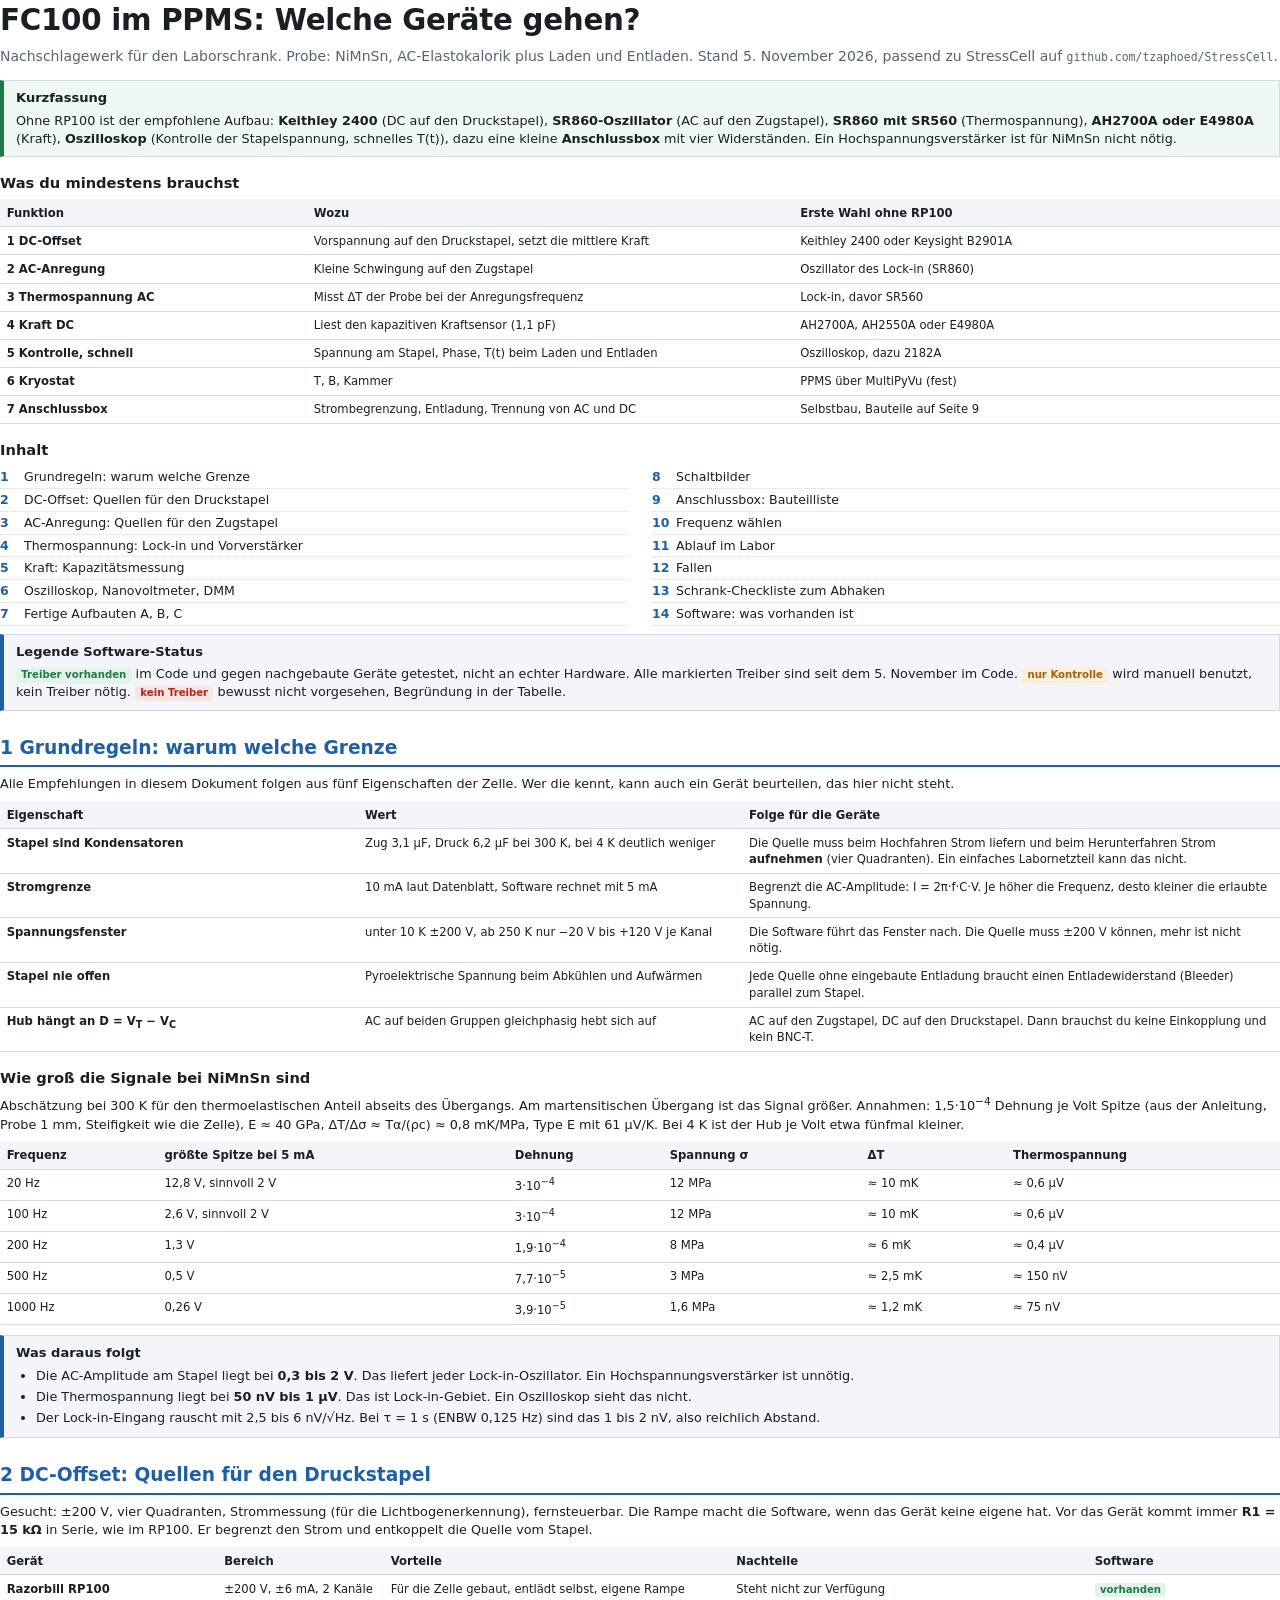
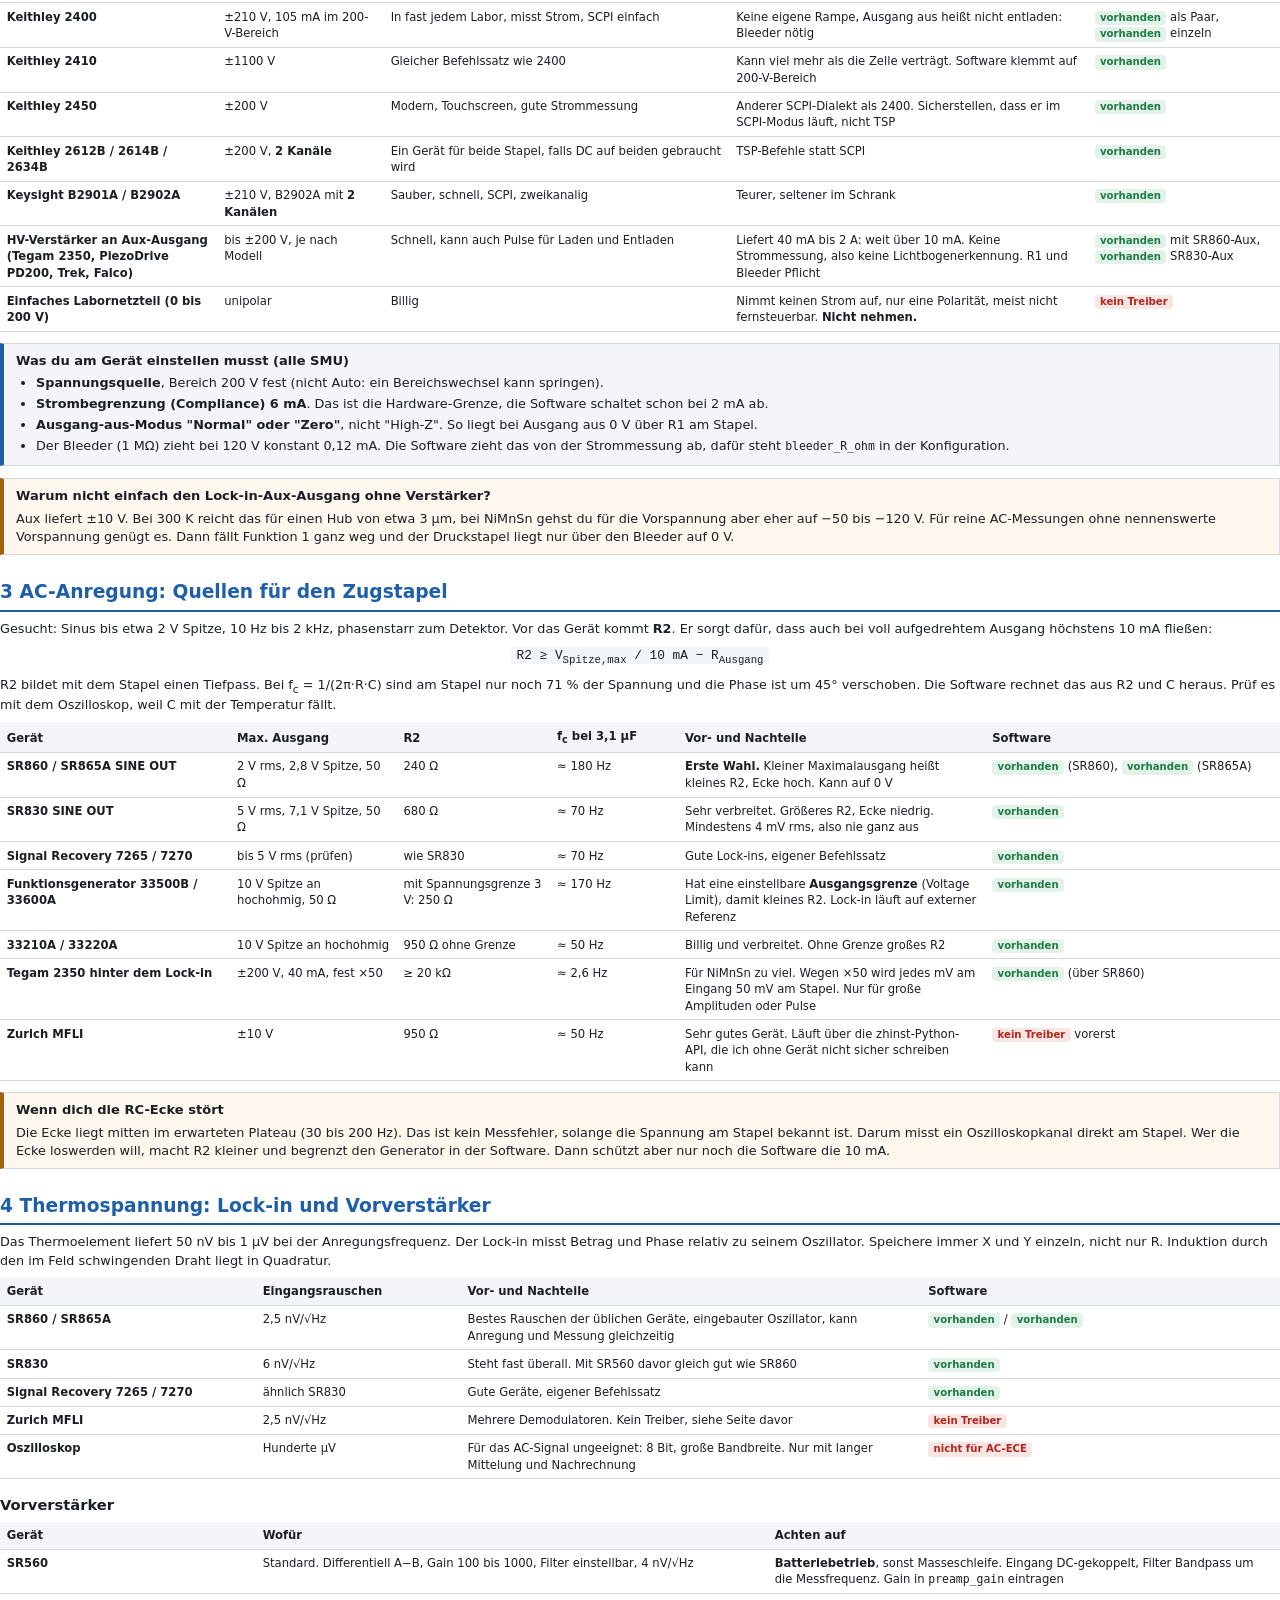
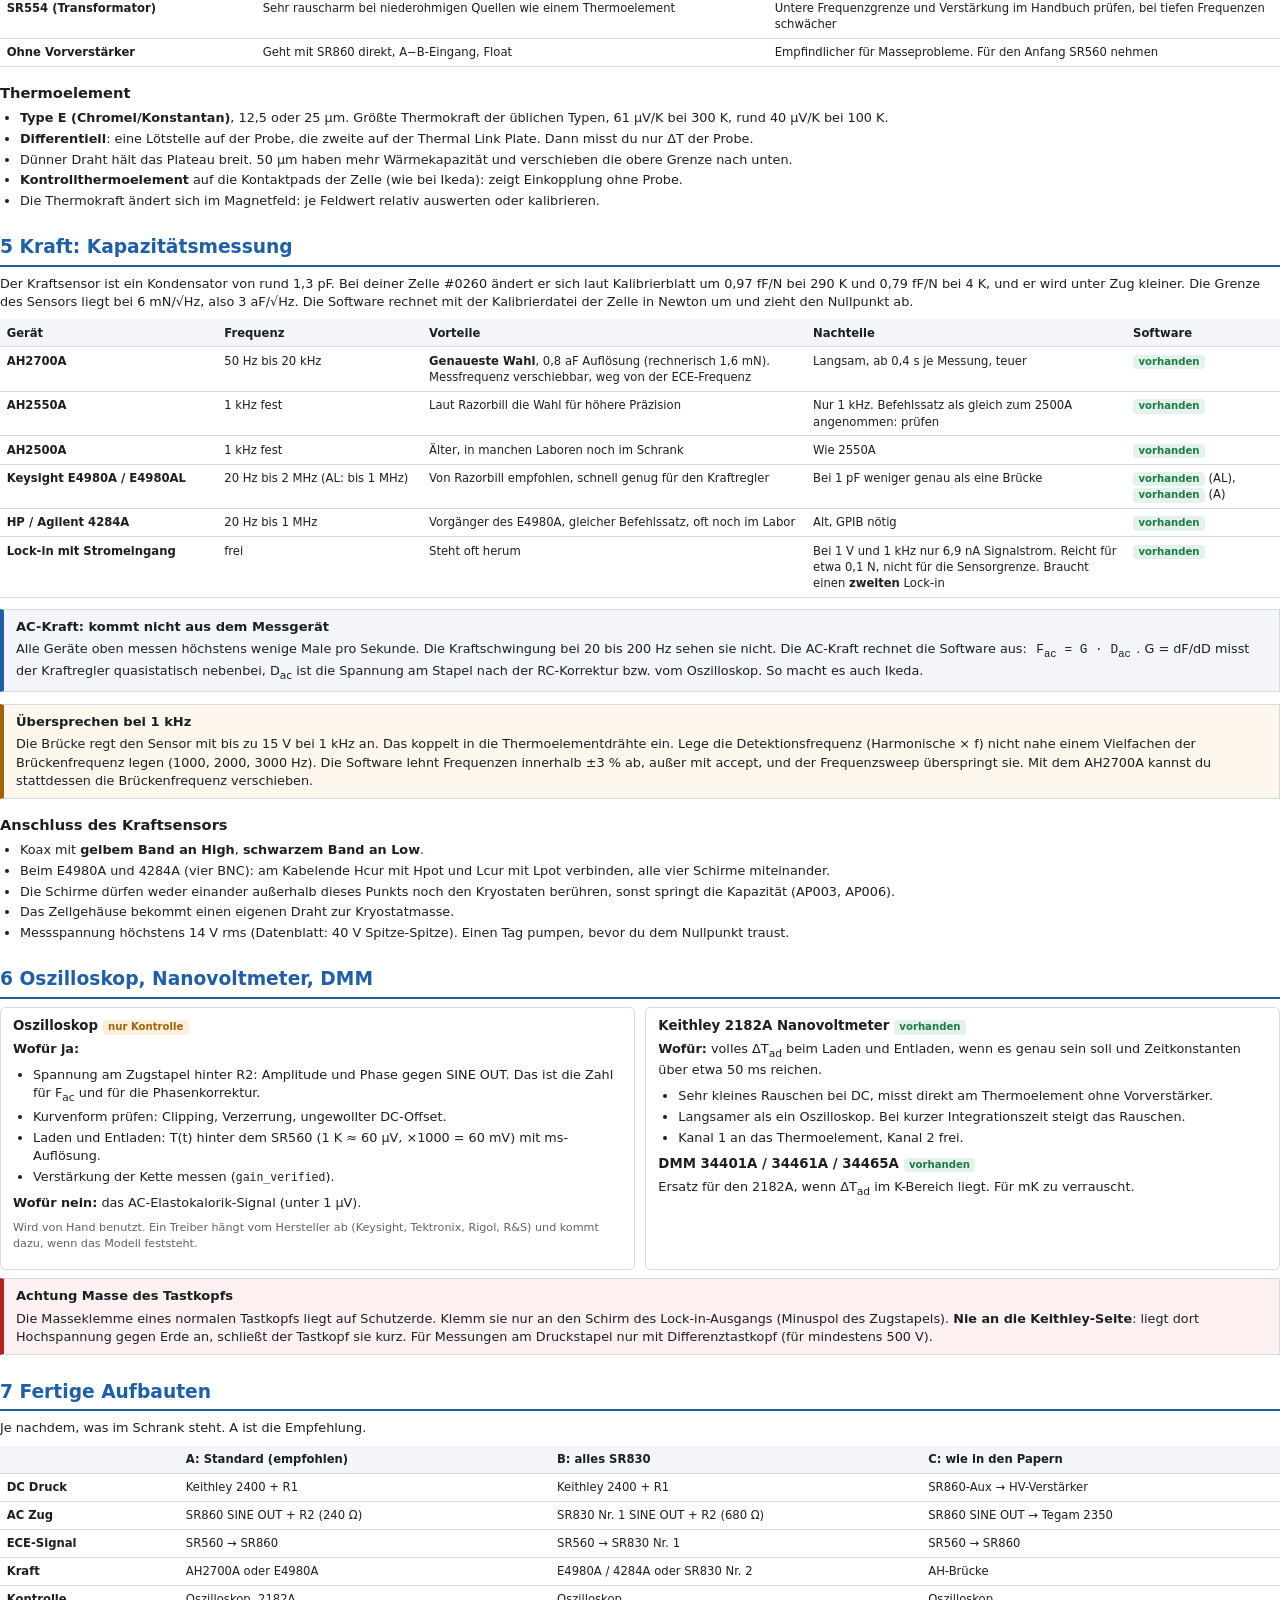
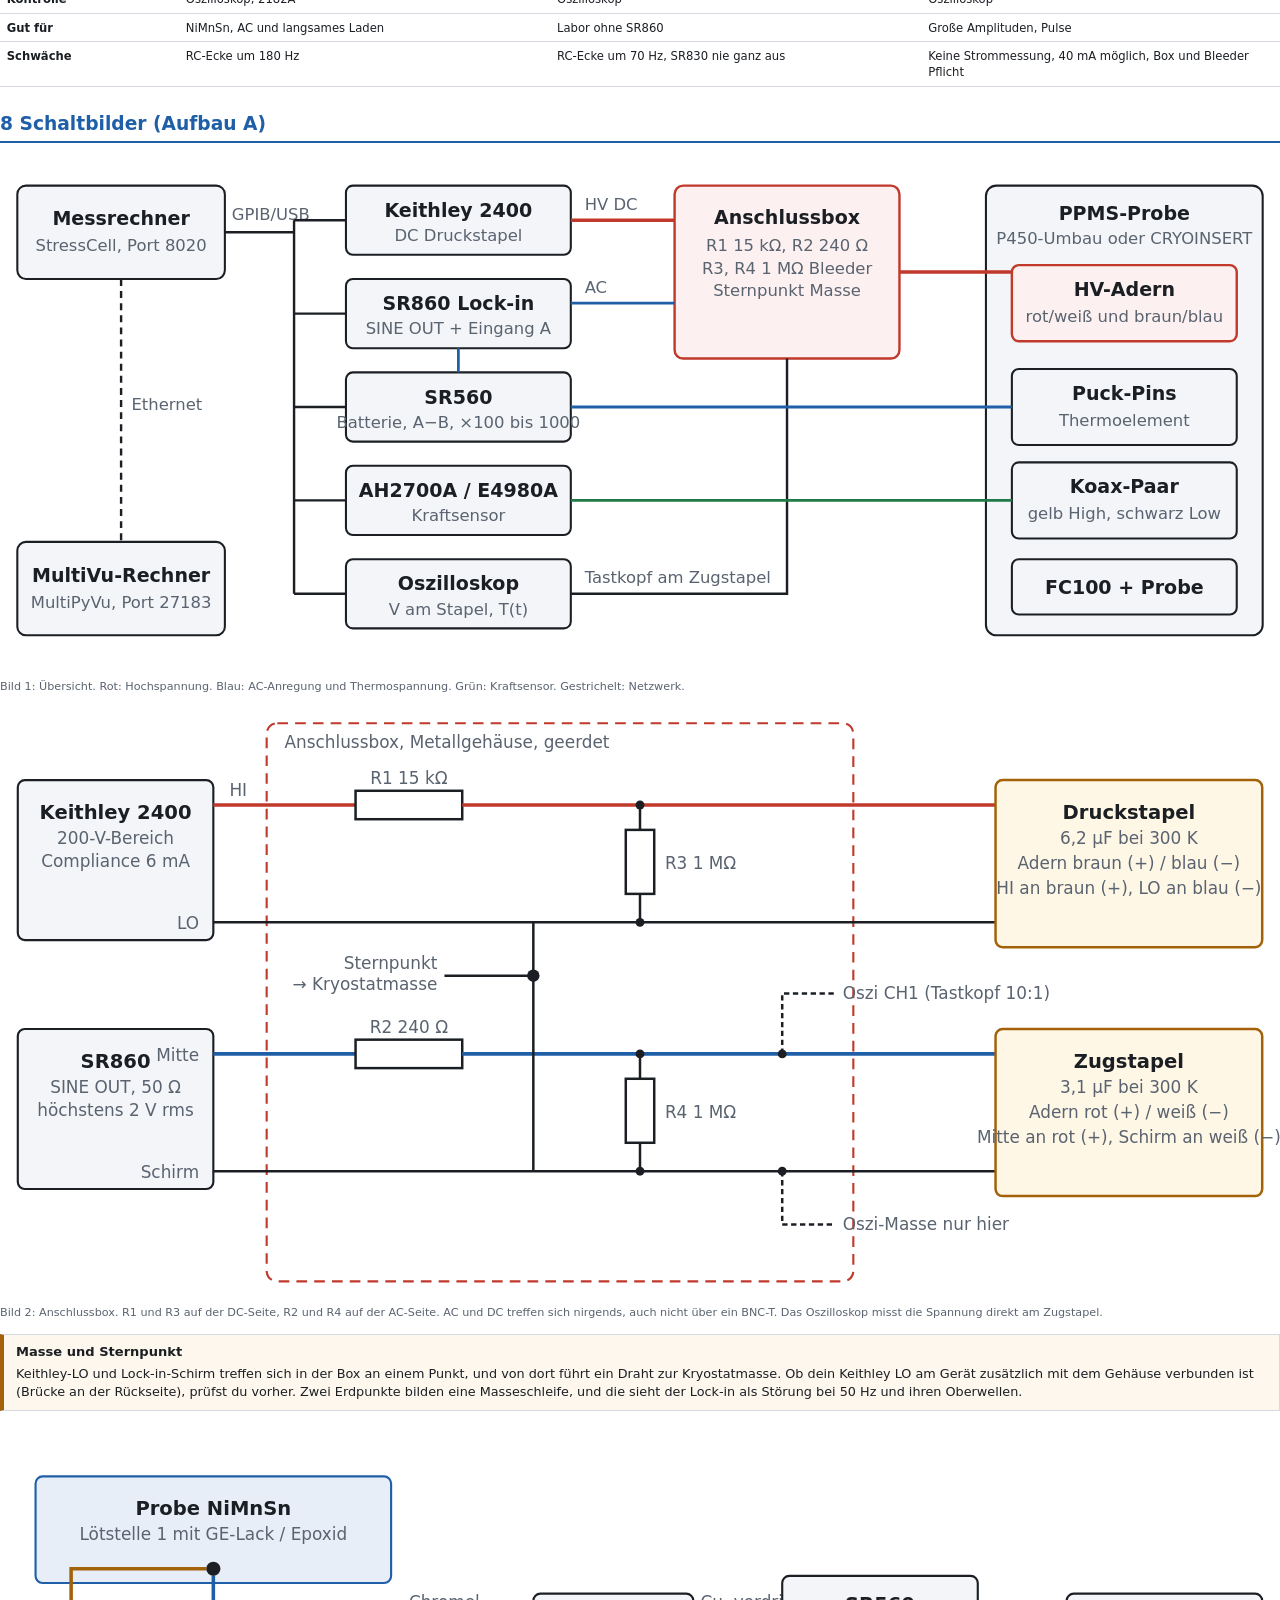
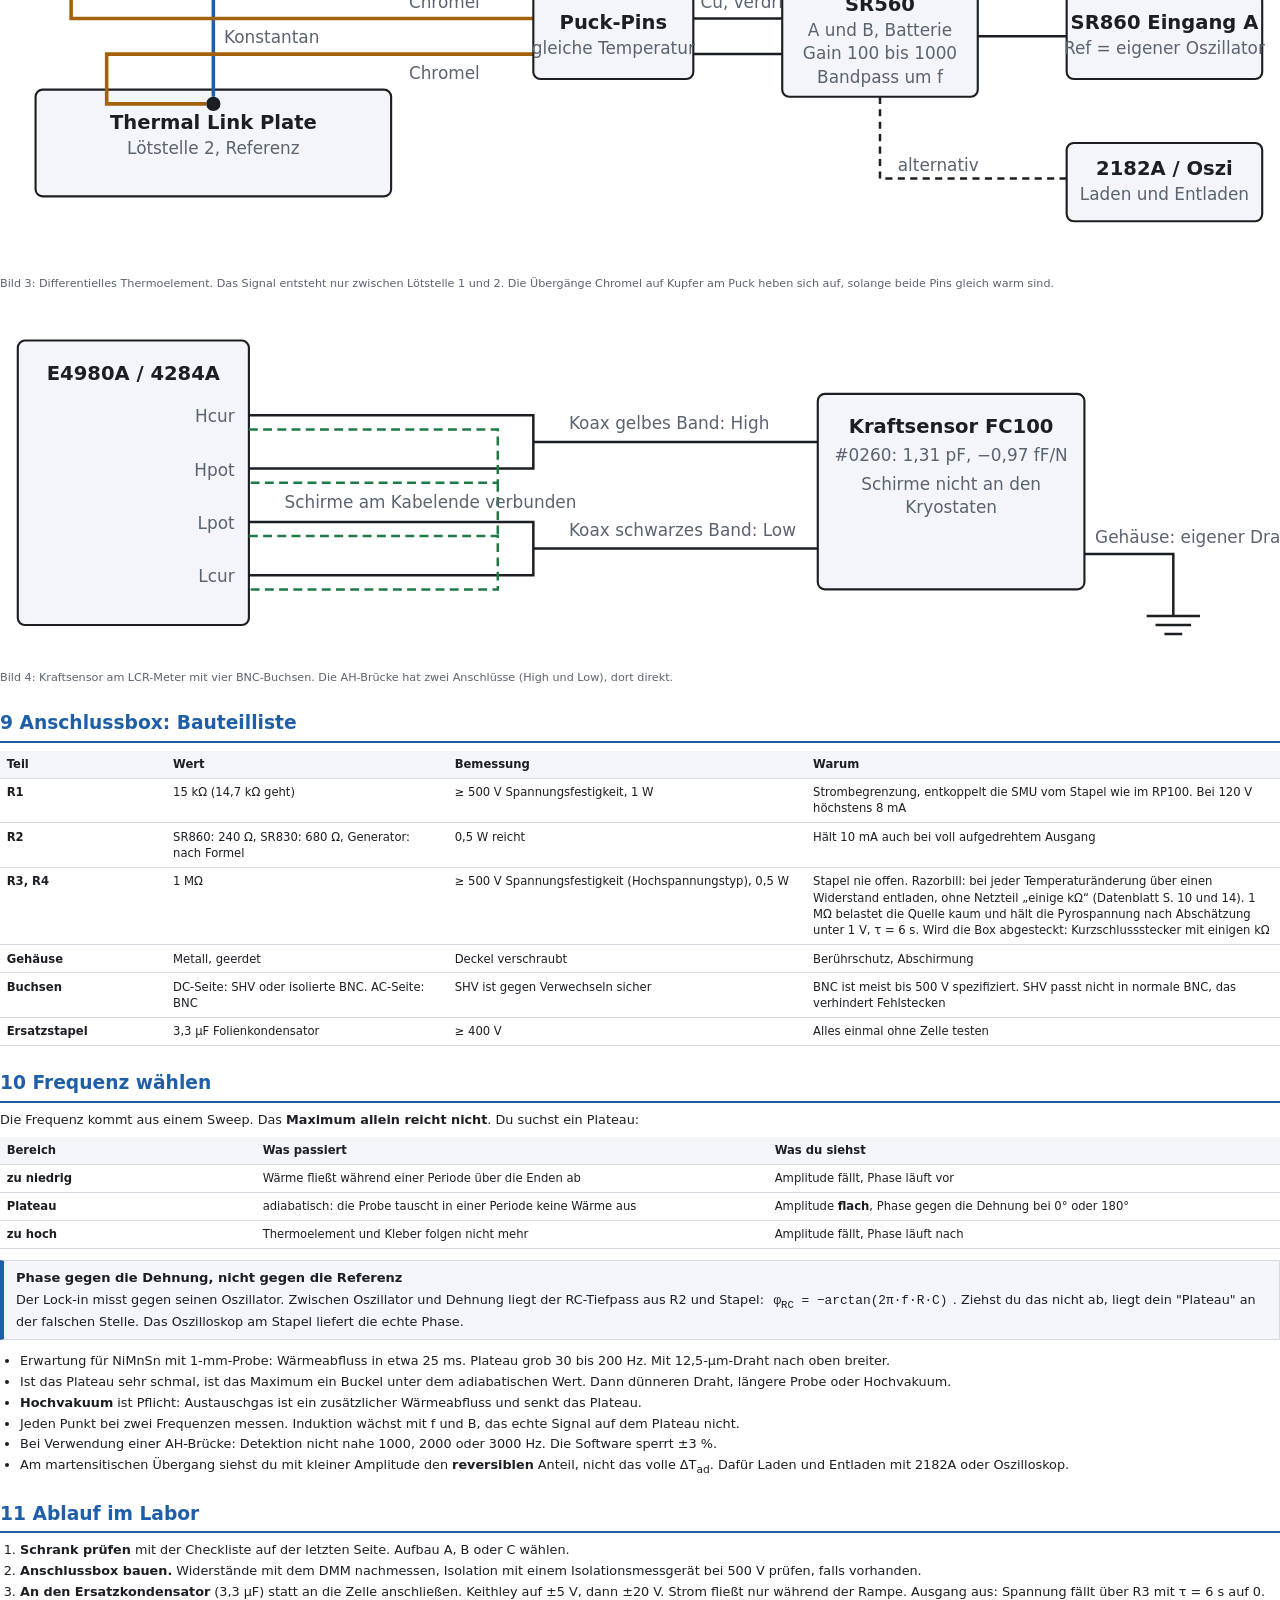
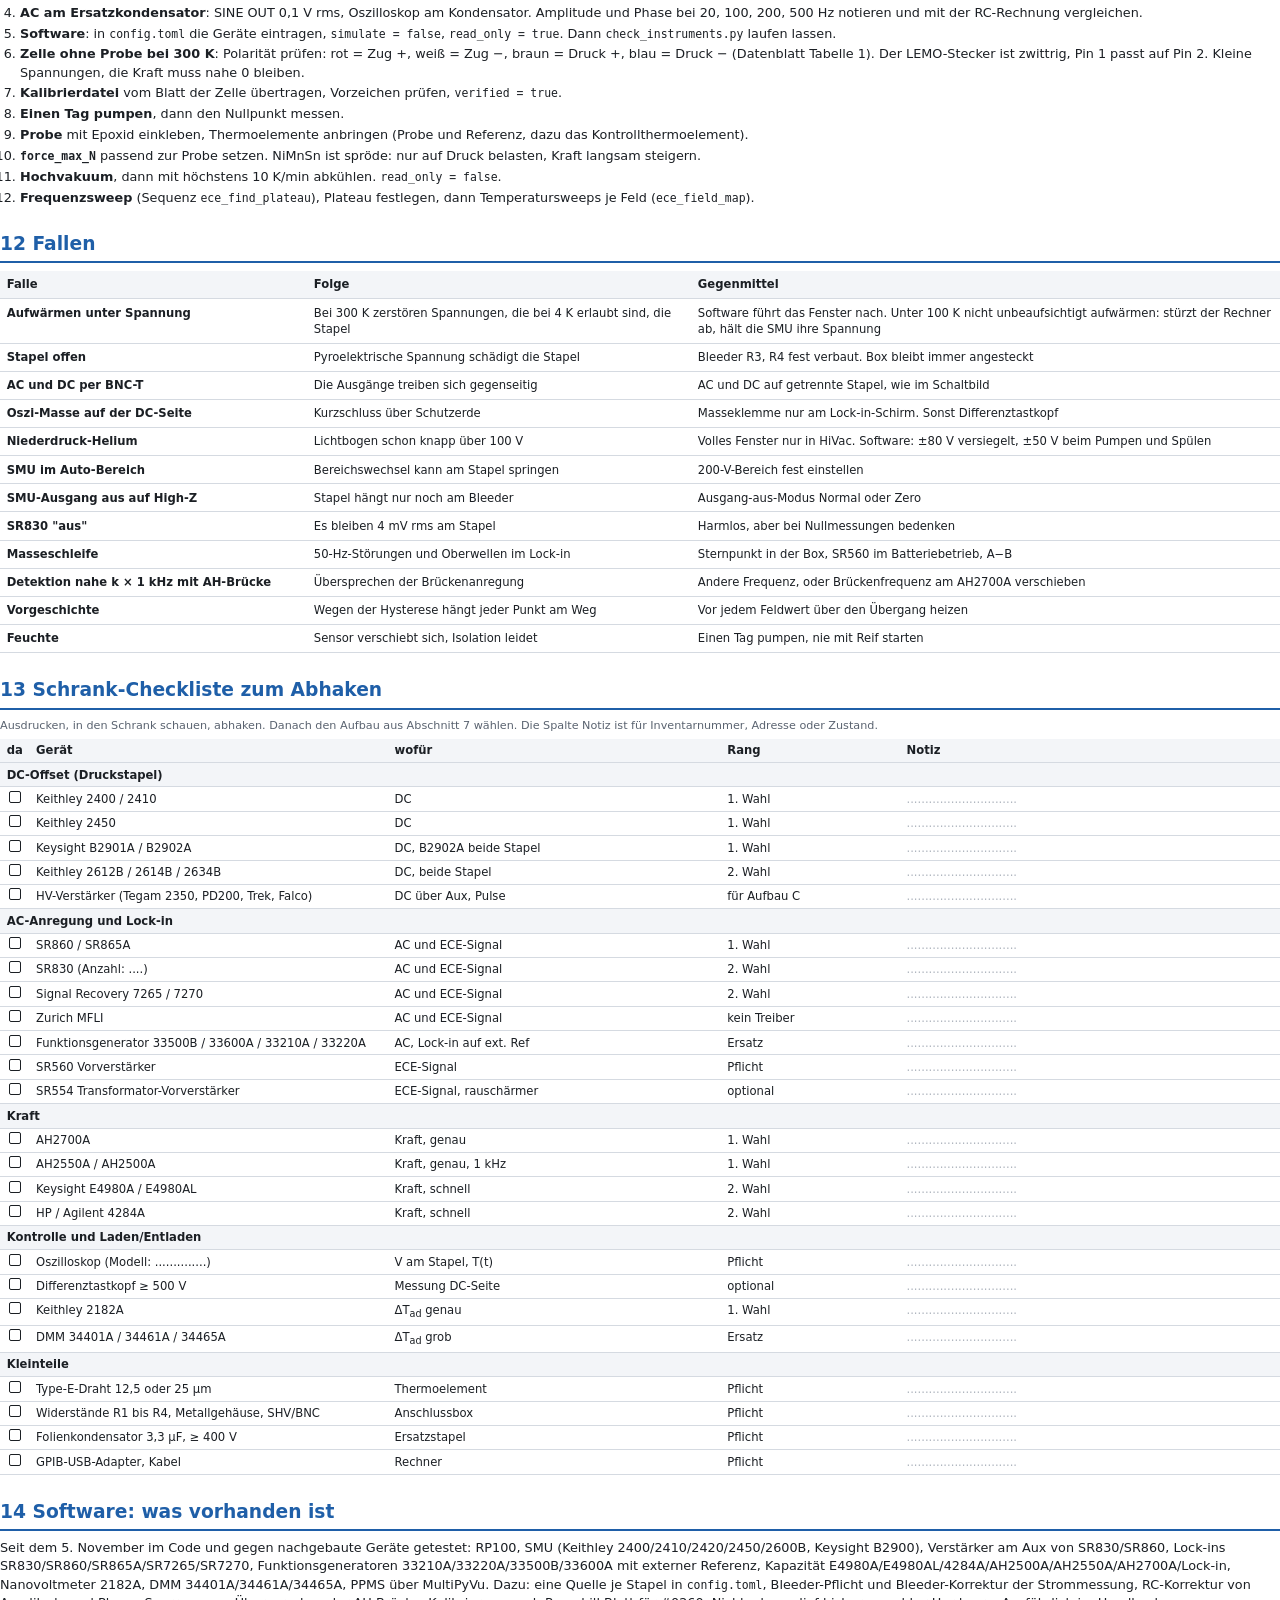
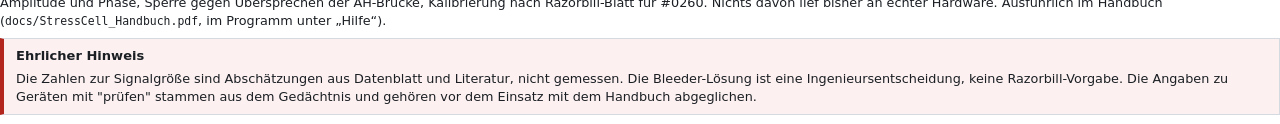
<file: docs/geraeteauswahl/geraeteauswahl.html>
<!doctype html>
<html lang="de">
<head>
<meta charset="utf-8">
<title>FC100 Geräteauswahl</title>
<style>
  @page { size: A4; margin: 16mm 15mm 16mm 15mm; }
  :root {
    --ink: #1b1f24; --muted: #5a6370; --line: #d5dae1; --soft: #f3f5f8;
    --accent: #1f5fa8; --ok: #1e7a46; --warn: #a3620a; --bad: #b3261e;
    --hv: #c0392b;
  }
  * { box-sizing: border-box; }
  html { -webkit-print-color-adjust: exact; print-color-adjust: exact; }
  body { font-family: Inter, "DejaVu Sans", sans-serif; color: var(--ink); font-size: 9.6pt;
         line-height: 1.42; margin: 0; background: #fff; }
  h1 { font-size: 22pt; margin: 0 0 4pt; letter-spacing: -0.01em; }
  h2 { font-size: 14pt; margin: 18pt 0 6pt; padding-bottom: 3pt; border-bottom: 1.5pt solid var(--accent);
       color: var(--accent); break-after: avoid; }
  h3 { font-size: 11pt; margin: 12pt 0 4pt; break-after: avoid; }
  p { margin: 0 0 6pt; }
  ul, ol { margin: 0 0 6pt; padding-left: 15pt; }
  li { margin-bottom: 2pt; }
  code, .mono { font-family: "JetBrains Mono", "DejaVu Sans Mono", monospace; font-size: 8.6pt; }
  .sub { color: var(--muted); font-size: 10.5pt; margin-bottom: 10pt; }
  .page { break-before: page; }
  table { width: 100%; border-collapse: collapse; margin: 4pt 0 8pt; font-size: 8.7pt; break-inside: auto; }
  tr { break-inside: avoid; }
  th { text-align: left; background: var(--soft); border-bottom: 1pt solid var(--line); padding: 4pt 5pt;
       font-weight: 600; vertical-align: bottom; }
  td { border-bottom: 0.6pt solid var(--line); padding: 4pt 5pt; vertical-align: top; }
  td.dev { font-weight: 600; }
  .tag { display: inline-block; padding: 0 4pt; border-radius: 3pt; font-size: 7.6pt; font-weight: 600;
         white-space: nowrap; }
  .t-ok { background: #e3f3ea; color: var(--ok); }
  .t-plan { background: #e7eef8; color: var(--accent); }
  .t-no { background: #f8e6e4; color: var(--bad); }
  .t-warn { background: #fbefdc; color: var(--warn); }
  .box { border: 1pt solid var(--line); border-left: 3.5pt solid var(--accent); background: var(--soft);
         padding: 6pt 9pt; margin: 6pt 0 9pt; break-inside: avoid; }
  .box.warn { border-left-color: var(--warn); background: #fdf7ee; }
  .box.bad { border-left-color: var(--bad); background: #fcf1f0; }
  .box.ok { border-left-color: var(--ok); background: #f0f8f3; }
  .box h4 { margin: 0 0 3pt; font-size: 9.8pt; }
  .box p:last-child, .box ul:last-child { margin-bottom: 0; }
  .grid2 { display: grid; grid-template-columns: 1fr 1fr; gap: 8pt; }
  .card { border: 1pt solid var(--line); border-radius: 4pt; padding: 7pt 9pt; break-inside: avoid; }
  .card h4 { margin: 0 0 3pt; font-size: 10pt; }
  .chk { width: 22pt; text-align: center; }
  .chk span { display: inline-block; width: 9pt; height: 9pt; border: 1pt solid var(--ink); border-radius: 1.5pt; }
  .fill { color: #b0b6bf; }
  figure { margin: 6pt 0 10pt; break-inside: avoid; }
  figcaption { font-size: 8.4pt; color: var(--muted); margin-top: 3pt; }
  svg text { font-family: Inter, "DejaVu Sans", sans-serif; }
  .small { font-size: 8.4pt; color: var(--muted); }
  .formula { font-family: "JetBrains Mono", monospace; background: var(--soft); padding: 1pt 4pt; border-radius: 2pt; }
  .toc { columns: 2; column-gap: 18pt; font-size: 9.4pt; }
  .toc div { break-inside: avoid; padding: 1.5pt 0; border-bottom: 0.5pt dotted var(--line); }
  .num { display: inline-block; width: 18pt; color: var(--accent); font-weight: 700; }
  .steps li { margin-bottom: 2pt; }
  table.compact td, table.compact th { padding: 2.6pt 5pt; }
</style>
</head>
<body>

<!-- ============================ SEITE 1 ============================ -->
<h1>FC100 im PPMS: Welche Geräte gehen?</h1>
<div class="sub">Nachschlagewerk für den Laborschrank. Probe: NiMnSn, AC-Elastokalorik plus Laden und Entladen.
Stand 5. November 2026, passend zu StressCell auf <span class="mono">github.com/tzaphoed/StressCell</span>.</div>

<div class="box ok">
  <h4>Kurzfassung</h4>
  <p>Ohne RP100 ist der empfohlene Aufbau: <b>Keithley 2400</b> (DC auf den Druckstapel),
  <b>SR860-Oszillator</b> (AC auf den Zugstapel), <b>SR860 mit SR560</b> (Thermospannung),
  <b>AH2700A oder E4980A</b> (Kraft), <b>Oszilloskop</b> (Kontrolle der Stapelspannung, schnelles T(t)),
  dazu eine kleine <b>Anschlussbox</b> mit vier Widerständen. Ein Hochspannungsverstärker ist für NiMnSn nicht nötig.</p>
</div>

<h3>Was du mindestens brauchst</h3>
<table>
  <tr><th style="width:24%">Funktion</th><th style="width:38%">Wozu</th><th>Erste Wahl ohne RP100</th></tr>
  <tr><td class="dev">1 DC-Offset</td><td>Vorspannung auf den Druckstapel, setzt die mittlere Kraft</td><td>Keithley 2400 oder Keysight B2901A</td></tr>
  <tr><td class="dev">2 AC-Anregung</td><td>Kleine Schwingung auf den Zugstapel</td><td>Oszillator des Lock-in (SR860)</td></tr>
  <tr><td class="dev">3 Thermospannung AC</td><td>Misst ΔT der Probe bei der Anregungsfrequenz</td><td>Lock-in, davor SR560</td></tr>
  <tr><td class="dev">4 Kraft DC</td><td>Liest den kapazitiven Kraftsensor (1,1 pF)</td><td>AH2700A, AH2550A oder E4980A</td></tr>
  <tr><td class="dev">5 Kontrolle, schnell</td><td>Spannung am Stapel, Phase, T(t) beim Laden und Entladen</td><td>Oszilloskop, dazu 2182A</td></tr>
  <tr><td class="dev">6 Kryostat</td><td>T, B, Kammer</td><td>PPMS über MultiPyVu (fest)</td></tr>
  <tr><td class="dev">7 Anschlussbox</td><td>Strombegrenzung, Entladung, Trennung von AC und DC</td><td>Selbstbau, Bauteile auf Seite 9</td></tr>
</table>

<h3>Inhalt</h3>
<div class="toc">
  <div><span class="num">1</span>Grundregeln: warum welche Grenze</div>
  <div><span class="num">2</span>DC-Offset: Quellen für den Druckstapel</div>
  <div><span class="num">3</span>AC-Anregung: Quellen für den Zugstapel</div>
  <div><span class="num">4</span>Thermospannung: Lock-in und Vorverstärker</div>
  <div><span class="num">5</span>Kraft: Kapazitätsmessung</div>
  <div><span class="num">6</span>Oszilloskop, Nanovoltmeter, DMM</div>
  <div><span class="num">7</span>Fertige Aufbauten A, B, C</div>
  <div><span class="num">8</span>Schaltbilder</div>
  <div><span class="num">9</span>Anschlussbox: Bauteilliste</div>
  <div><span class="num">10</span>Frequenz wählen</div>
  <div><span class="num">11</span>Ablauf im Labor</div>
  <div><span class="num">12</span>Fallen</div>
  <div><span class="num">13</span>Schrank-Checkliste zum Abhaken</div>
  <div><span class="num">14</span>Software: was vorhanden ist</div>
</div>

<div class="box">
  <h4>Legende Software-Status</h4>
  <p><span class="tag t-ok">Treiber vorhanden</span> im Code und gegen nachgebaute Geräte getestet, nicht an echter Hardware.
  Alle markierten Treiber sind seit dem 5. November im Code.
  <span class="tag t-warn">nur Kontrolle</span> wird manuell benutzt, kein Treiber nötig.
  <span class="tag t-no">kein Treiber</span> bewusst nicht vorgesehen, Begründung in der Tabelle.</p>
</div>

<!-- ============================ 1 GRUNDREGELN ============================ -->
<h2 class="page">1 Grundregeln: warum welche Grenze</h2>
<p>Alle Empfehlungen in diesem Dokument folgen aus fünf Eigenschaften der Zelle. Wer die kennt, kann auch ein Gerät
beurteilen, das hier nicht steht.</p>

<table>
  <tr><th style="width:28%">Eigenschaft</th><th style="width:30%">Wert</th><th>Folge für die Geräte</th></tr>
  <tr><td class="dev">Stapel sind Kondensatoren</td><td>Zug 3,1 µF, Druck 6,2 µF bei 300 K, bei 4 K deutlich weniger</td>
      <td>Die Quelle muss beim Hochfahren Strom liefern und beim Herunterfahren Strom <b>aufnehmen</b> (vier Quadranten).
      Ein einfaches Labornetzteil kann das nicht.</td></tr>
  <tr><td class="dev">Stromgrenze</td><td>10 mA laut Datenblatt, Software rechnet mit 5 mA</td>
      <td>Begrenzt die AC-Amplitude: I = 2π·f·C·V. Je höher die Frequenz, desto kleiner die erlaubte Spannung.</td></tr>
  <tr><td class="dev">Spannungsfenster</td><td>unter 10 K ±200 V, ab 250 K nur −20 V bis +120 V je Kanal</td>
      <td>Die Software führt das Fenster nach. Die Quelle muss ±200 V können, mehr ist nicht nötig.</td></tr>
  <tr><td class="dev">Stapel nie offen</td><td>Pyroelektrische Spannung beim Abkühlen und Aufwärmen</td>
      <td>Jede Quelle ohne eingebaute Entladung braucht einen Entladewiderstand (Bleeder) parallel zum Stapel.</td></tr>
  <tr><td class="dev">Hub hängt an D = V<sub>T</sub> − V<sub>C</sub></td><td>AC auf beiden Gruppen gleichphasig hebt sich auf</td>
      <td>AC auf den Zugstapel, DC auf den Druckstapel. Dann brauchst du keine Einkopplung und kein BNC-T.</td></tr>
</table>

<h3>Wie groß die Signale bei NiMnSn sind</h3>
<p>Abschätzung bei 300 K für den thermoelastischen Anteil abseits des Übergangs. Am martensitischen Übergang ist das
Signal größer. Annahmen: 1,5·10<sup>−4</sup> Dehnung je Volt Spitze (aus der Anleitung, Probe 1 mm, Steifigkeit wie die Zelle),
E ≈ 40 GPa, ΔT/Δσ ≈ Tα/(ρc) ≈ 0,8 mK/MPa, Type E mit 61 µV/K. Bei 4 K ist der Hub je Volt etwa fünfmal kleiner.</p>
<table>
  <tr><th>Frequenz</th><th>größte Spitze bei 5 mA</th><th>Dehnung</th><th>Spannung σ</th><th>ΔT</th><th>Thermospannung</th></tr>
  <tr><td>20 Hz</td><td>12,8 V, sinnvoll 2 V</td><td>3·10<sup>−4</sup></td><td>12 MPa</td><td>≈ 10 mK</td><td>≈ 0,6 µV</td></tr>
  <tr><td>100 Hz</td><td>2,6 V, sinnvoll 2 V</td><td>3·10<sup>−4</sup></td><td>12 MPa</td><td>≈ 10 mK</td><td>≈ 0,6 µV</td></tr>
  <tr><td>200 Hz</td><td>1,3 V</td><td>1,9·10<sup>−4</sup></td><td>8 MPa</td><td>≈ 6 mK</td><td>≈ 0,4 µV</td></tr>
  <tr><td>500 Hz</td><td>0,5 V</td><td>7,7·10<sup>−5</sup></td><td>3 MPa</td><td>≈ 2,5 mK</td><td>≈ 150 nV</td></tr>
  <tr><td>1000 Hz</td><td>0,26 V</td><td>3,9·10<sup>−5</sup></td><td>1,6 MPa</td><td>≈ 1,2 mK</td><td>≈ 75 nV</td></tr>
</table>
<div class="box">
  <h4>Was daraus folgt</h4>
  <ul>
    <li>Die AC-Amplitude am Stapel liegt bei <b>0,3 bis 2 V</b>. Das liefert jeder Lock-in-Oszillator. Ein Hochspannungsverstärker ist unnötig.</li>
    <li>Die Thermospannung liegt bei <b>50 nV bis 1 µV</b>. Das ist Lock-in-Gebiet. Ein Oszilloskop sieht das nicht.</li>
    <li>Der Lock-in-Eingang rauscht mit 2,5 bis 6 nV/√Hz. Bei τ = 1 s (ENBW 0,125 Hz) sind das 1 bis 2 nV, also reichlich Abstand.</li>
  </ul>
</div>

<!-- ============================ 2 DC ============================ -->
<h2 class="page">2 DC-Offset: Quellen für den Druckstapel</h2>
<p>Gesucht: ±200 V, vier Quadranten, Strommessung (für die Lichtbogenerkennung), fernsteuerbar. Die Rampe macht
die Software, wenn das Gerät keine eigene hat. Vor das Gerät kommt immer <b>R1 = 15 kΩ</b> in Serie, wie im RP100.
Er begrenzt den Strom und entkoppelt die Quelle vom Stapel.</p>

<table>
  <tr><th style="width:17%">Gerät</th><th style="width:13%">Bereich</th><th style="width:27%">Vorteile</th><th style="width:28%">Nachteile</th><th>Software</th></tr>
  <tr><td class="dev">Razorbill RP100</td><td>±200 V, ±6 mA, 2 Kanäle</td><td>Für die Zelle gebaut, entlädt selbst, eigene Rampe</td>
      <td>Steht nicht zur Verfügung</td><td><span class="tag t-ok">vorhanden</span></td></tr>
  <tr><td class="dev">Keithley 2400</td><td>±210 V, 105 mA im 200-V-Bereich</td><td>In fast jedem Labor, misst Strom, SCPI einfach</td>
      <td>Keine eigene Rampe, Ausgang aus heißt nicht entladen: Bleeder nötig</td><td><span class="tag t-ok">vorhanden</span> als Paar, <span class="tag t-ok">vorhanden</span> einzeln</td></tr>
  <tr><td class="dev">Keithley 2410</td><td>±1100 V</td><td>Gleicher Befehlssatz wie 2400</td>
      <td>Kann viel mehr als die Zelle verträgt. Software klemmt auf 200-V-Bereich</td><td><span class="tag t-ok">vorhanden</span></td></tr>
  <tr><td class="dev">Keithley 2450</td><td>±200 V</td><td>Modern, Touchscreen, gute Strommessung</td>
      <td>Anderer SCPI-Dialekt als 2400. Sicherstellen, dass er im SCPI-Modus läuft, nicht TSP</td><td><span class="tag t-ok">vorhanden</span></td></tr>
  <tr><td class="dev">Keithley 2612B / 2614B / 2634B</td><td>±200 V, <b>2 Kanäle</b></td><td>Ein Gerät für beide Stapel, falls DC auf beiden gebraucht wird</td>
      <td>TSP-Befehle statt SCPI</td><td><span class="tag t-ok">vorhanden</span></td></tr>
  <tr><td class="dev">Keysight B2901A / B2902A</td><td>±210 V, B2902A mit <b>2 Kanälen</b></td><td>Sauber, schnell, SCPI, zweikanalig</td>
      <td>Teurer, seltener im Schrank</td><td><span class="tag t-ok">vorhanden</span></td></tr>
  <tr><td class="dev">HV-Verstärker an Aux-Ausgang (Tegam 2350, PiezoDrive PD200, Trek, Falco)</td><td>bis ±200 V, je nach Modell</td>
      <td>Schnell, kann auch Pulse für Laden und Entladen</td>
      <td>Liefert 40 mA bis 2 A: weit über 10 mA. Keine Strommessung, also keine Lichtbogenerkennung. R1 und Bleeder Pflicht</td>
      <td><span class="tag t-ok">vorhanden</span> mit SR860-Aux, <span class="tag t-ok">vorhanden</span> SR830-Aux</td></tr>
  <tr><td class="dev">Einfaches Labornetzteil (0 bis 200 V)</td><td>unipolar</td><td>Billig</td>
      <td>Nimmt keinen Strom auf, nur eine Polarität, meist nicht fernsteuerbar. <b>Nicht nehmen.</b></td><td><span class="tag t-no">kein Treiber</span></td></tr>
</table>

<div class="box">
  <h4>Was du am Gerät einstellen musst (alle SMU)</h4>
  <ul>
    <li><b>Spannungsquelle</b>, Bereich 200 V fest (nicht Auto: ein Bereichswechsel kann springen).</li>
    <li><b>Strombegrenzung (Compliance) 6 mA</b>. Das ist die Hardware-Grenze, die Software schaltet schon bei 2 mA ab.</li>
    <li><b>Ausgang-aus-Modus "Normal" oder "Zero"</b>, nicht "High-Z". So liegt bei Ausgang aus 0 V über R1 am Stapel.</li>
    <li>Der Bleeder (1 MΩ) zieht bei 120 V konstant 0,12 mA. Die Software zieht das von der Strommessung ab, dafür steht <span class="mono">bleeder_R_ohm</span> in der Konfiguration.</li>
  </ul>
</div>

<div class="box warn">
  <h4>Warum nicht einfach den Lock-in-Aux-Ausgang ohne Verstärker?</h4>
  <p>Aux liefert ±10 V. Bei 300 K reicht das für einen Hub von etwa 3 µm, bei NiMnSn gehst du für die Vorspannung aber eher
  auf −50 bis −120 V. Für reine AC-Messungen ohne nennenswerte Vorspannung genügt es. Dann fällt Funktion 1 ganz weg und
  der Druckstapel liegt nur über den Bleeder auf 0 V.</p>
</div>

<!-- ============================ 3 AC ============================ -->
<h2 class="page">3 AC-Anregung: Quellen für den Zugstapel</h2>
<p>Gesucht: Sinus bis etwa 2 V Spitze, 10 Hz bis 2 kHz, phasenstarr zum Detektor. Vor das Gerät kommt <b>R2</b>.
Er sorgt dafür, dass auch bei voll aufgedrehtem Ausgang höchstens 10 mA fließen:</p>
<p style="text-align:center"><span class="formula">R2 ≥ V<sub>Spitze,max</sub> / 10 mA − R<sub>Ausgang</sub></span></p>
<p>R2 bildet mit dem Stapel einen Tiefpass. Bei f<sub>c</sub> = 1/(2π·R·C) sind am Stapel nur noch 71 % der Spannung
und die Phase ist um 45° verschoben. Die Software rechnet das aus R2 und C heraus. Prüf es mit dem Oszilloskop, weil C mit der
Temperatur fällt.</p>

<table>
  <tr><th style="width:18%">Gerät</th><th style="width:13%">Max. Ausgang</th><th style="width:12%">R2</th><th style="width:10%">f<sub>c</sub> bei 3,1 µF</th><th style="width:24%">Vor- und Nachteile</th><th>Software</th></tr>
  <tr><td class="dev">SR860 / SR865A SINE OUT</td><td>2 V rms, 2,8 V Spitze, 50 Ω</td><td>240 Ω</td><td>≈ 180 Hz</td>
      <td><b>Erste Wahl.</b> Kleiner Maximalausgang heißt kleines R2, Ecke hoch. Kann auf 0 V</td><td><span class="tag t-ok">vorhanden</span> (SR860), <span class="tag t-ok">vorhanden</span> (SR865A)</td></tr>
  <tr><td class="dev">SR830 SINE OUT</td><td>5 V rms, 7,1 V Spitze, 50 Ω</td><td>680 Ω</td><td>≈ 70 Hz</td>
      <td>Sehr verbreitet. Größeres R2, Ecke niedrig. Mindestens 4 mV rms, also nie ganz aus</td><td><span class="tag t-ok">vorhanden</span></td></tr>
  <tr><td class="dev">Signal Recovery 7265 / 7270</td><td>bis 5 V rms (prüfen)</td><td>wie SR830</td><td>≈ 70 Hz</td>
      <td>Gute Lock-ins, eigener Befehlssatz</td><td><span class="tag t-ok">vorhanden</span></td></tr>
  <tr><td class="dev">Funktionsgenerator 33500B / 33600A</td><td>10 V Spitze an hochohmig, 50 Ω</td><td>mit Spannungsgrenze 3 V: 250 Ω</td><td>≈ 170 Hz</td>
      <td>Hat eine einstellbare <b>Ausgangsgrenze</b> (Voltage Limit), damit kleines R2. Lock-in läuft auf externer Referenz</td><td><span class="tag t-ok">vorhanden</span></td></tr>
  <tr><td class="dev">33210A / 33220A</td><td>10 V Spitze an hochohmig</td><td>950 Ω ohne Grenze</td><td>≈ 50 Hz</td>
      <td>Billig und verbreitet. Ohne Grenze großes R2</td><td><span class="tag t-ok">vorhanden</span></td></tr>
  <tr><td class="dev">Tegam 2350 hinter dem Lock-in</td><td>±200 V, 40 mA, fest ×50</td><td>≥ 20 kΩ</td><td>≈ 2,6 Hz</td>
      <td>Für NiMnSn zu viel. Wegen ×50 wird jedes mV am Eingang 50 mV am Stapel. Nur für große Amplituden oder Pulse</td><td><span class="tag t-ok">vorhanden</span> (über SR860)</td></tr>
  <tr><td class="dev">Zurich MFLI</td><td>±10 V</td><td>950 Ω</td><td>≈ 50 Hz</td>
      <td>Sehr gutes Gerät. Läuft über die zhinst-Python-API, die ich ohne Gerät nicht sicher schreiben kann</td><td><span class="tag t-no">kein Treiber</span> vorerst</td></tr>
</table>

<div class="box warn">
  <h4>Wenn dich die RC-Ecke stört</h4>
  <p>Die Ecke liegt mitten im erwarteten Plateau (30 bis 200 Hz). Das ist kein Messfehler, solange die Spannung am Stapel bekannt ist.
  Darum misst ein Oszilloskopkanal direkt am Stapel. Wer die Ecke loswerden will, macht R2 kleiner und begrenzt den
  Generator in der Software. Dann schützt aber nur noch die Software die 10 mA.</p>
</div>

<!-- ============================ 4 LOCK-IN ============================ -->
<h2 class="page">4 Thermospannung: Lock-in und Vorverstärker</h2>
<p>Das Thermoelement liefert 50 nV bis 1 µV bei der Anregungsfrequenz. Der Lock-in misst Betrag und Phase relativ zu seinem
Oszillator. Speichere immer X und Y einzeln, nicht nur R. Induktion durch den im Feld schwingenden Draht liegt in Quadratur.</p>

<table>
  <tr><th style="width:20%">Gerät</th><th style="width:16%">Eingangsrauschen</th><th style="width:36%">Vor- und Nachteile</th><th>Software</th></tr>
  <tr><td class="dev">SR860 / SR865A</td><td>2,5 nV/√Hz</td><td>Bestes Rauschen der üblichen Geräte, eingebauter Oszillator, kann Anregung und Messung gleichzeitig</td><td><span class="tag t-ok">vorhanden</span> / <span class="tag t-ok">vorhanden</span></td></tr>
  <tr><td class="dev">SR830</td><td>6 nV/√Hz</td><td>Steht fast überall. Mit SR560 davor gleich gut wie SR860</td><td><span class="tag t-ok">vorhanden</span></td></tr>
  <tr><td class="dev">Signal Recovery 7265 / 7270</td><td>ähnlich SR830</td><td>Gute Geräte, eigener Befehlssatz</td><td><span class="tag t-ok">vorhanden</span></td></tr>
  <tr><td class="dev">Zurich MFLI</td><td>2,5 nV/√Hz</td><td>Mehrere Demodulatoren. Kein Treiber, siehe Seite davor</td><td><span class="tag t-no">kein Treiber</span></td></tr>
  <tr><td class="dev">Oszilloskop</td><td>Hunderte µV</td><td>Für das AC-Signal ungeeignet: 8 Bit, große Bandbreite. Nur mit langer Mittelung und Nachrechnung</td><td><span class="tag t-no">nicht für AC-ECE</span></td></tr>
</table>

<h3>Vorverstärker</h3>
<table>
  <tr><th style="width:20%">Gerät</th><th style="width:40%">Wofür</th><th>Achten auf</th></tr>
  <tr><td class="dev">SR560</td><td>Standard. Differentiell A−B, Gain 100 bis 1000, Filter einstellbar, 4 nV/√Hz</td>
      <td><b>Batteriebetrieb</b>, sonst Masseschleife. Eingang DC-gekoppelt, Filter Bandpass um die Messfrequenz. Gain in <span class="mono">preamp_gain</span> eintragen</td></tr>
  <tr><td class="dev">SR554 (Transformator)</td><td>Sehr rauscharm bei niederohmigen Quellen wie einem Thermoelement</td>
      <td>Untere Frequenzgrenze und Verstärkung im Handbuch prüfen, bei tiefen Frequenzen schwächer</td></tr>
  <tr><td class="dev">Ohne Vorverstärker</td><td>Geht mit SR860 direkt, A−B-Eingang, Float</td>
      <td>Empfindlicher für Masseprobleme. Für den Anfang SR560 nehmen</td></tr>
</table>

<h3>Thermoelement</h3>
<ul>
  <li><b>Type E (Chromel/Konstantan)</b>, 12,5 oder 25 µm. Größte Thermokraft der üblichen Typen, 61 µV/K bei 300 K, rund 40 µV/K bei 100 K.</li>
  <li><b>Differentiell</b>: eine Lötstelle auf der Probe, die zweite auf der Thermal Link Plate. Dann misst du nur ΔT der Probe.</li>
  <li>Dünner Draht hält das Plateau breit. 50 µm haben mehr Wärmekapazität und verschieben die obere Grenze nach unten.</li>
  <li><b>Kontrollthermoelement</b> auf die Kontaktpads der Zelle (wie bei Ikeda): zeigt Einkopplung ohne Probe.</li>
  <li>Die Thermokraft ändert sich im Magnetfeld: je Feldwert relativ auswerten oder kalibrieren.</li>
</ul>

<!-- ============================ 5 KRAFT ============================ -->
<h2 class="page">5 Kraft: Kapazitätsmessung</h2>
<p>Der Kraftsensor ist ein Kondensator von rund 1,3 pF. Bei deiner Zelle #0260 ändert er sich laut Kalibrierblatt um 0,97 fF/N bei 290 K und 0,79 fF/N bei 4 K, und er wird unter Zug kleiner. Die Grenze des Sensors liegt bei
6 mN/√Hz, also 3 aF/√Hz. Die Software rechnet mit der Kalibrierdatei der Zelle in Newton um und zieht den Nullpunkt ab.</p>

<table>
  <tr><th style="width:17%">Gerät</th><th style="width:16%">Frequenz</th><th style="width:30%">Vorteile</th><th style="width:25%">Nachteile</th><th>Software</th></tr>
  <tr><td class="dev">AH2700A</td><td>50 Hz bis 20 kHz</td><td><b>Genaueste Wahl</b>, 0,8 aF Auflösung (rechnerisch 1,6 mN). Messfrequenz verschiebbar, weg von der ECE-Frequenz</td><td>Langsam, ab 0,4 s je Messung, teuer</td><td><span class="tag t-ok">vorhanden</span></td></tr>
  <tr><td class="dev">AH2550A</td><td>1 kHz fest</td><td>Laut Razorbill die Wahl für höhere Präzision</td><td>Nur 1 kHz. Befehlssatz als gleich zum 2500A angenommen: prüfen</td><td><span class="tag t-ok">vorhanden</span></td></tr>
  <tr><td class="dev">AH2500A</td><td>1 kHz fest</td><td>Älter, in manchen Laboren noch im Schrank</td><td>Wie 2550A</td><td><span class="tag t-ok">vorhanden</span></td></tr>
  <tr><td class="dev">Keysight E4980A / E4980AL</td><td>20 Hz bis 2 MHz (AL: bis 1 MHz)</td><td>Von Razorbill empfohlen, schnell genug für den Kraftregler</td><td>Bei 1 pF weniger genau als eine Brücke</td><td><span class="tag t-ok">vorhanden</span> (AL), <span class="tag t-ok">vorhanden</span> (A)</td></tr>
  <tr><td class="dev">HP / Agilent 4284A</td><td>20 Hz bis 1 MHz</td><td>Vorgänger des E4980A, gleicher Befehlssatz, oft noch im Labor</td><td>Alt, GPIB nötig</td><td><span class="tag t-ok">vorhanden</span></td></tr>
  <tr><td class="dev">Lock-in mit Stromeingang</td><td>frei</td><td>Steht oft herum</td><td>Bei 1 V und 1 kHz nur 6,9 nA Signalstrom. Reicht für etwa 0,1 N, nicht für die Sensorgrenze. Braucht einen <b>zweiten</b> Lock-in</td><td><span class="tag t-ok">vorhanden</span></td></tr>
</table>

<div class="box">
  <h4>AC-Kraft: kommt nicht aus dem Messgerät</h4>
  <p>Alle Geräte oben messen höchstens wenige Male pro Sekunde. Die Kraftschwingung bei 20 bis 200 Hz sehen sie nicht.
  Die AC-Kraft rechnet die Software aus: <span class="formula">F<sub>ac</sub> = G · D<sub>ac</sub></span>.
  G = dF/dD misst der Kraftregler quasistatisch nebenbei, D<sub>ac</sub> ist die Spannung am Stapel nach der RC-Korrektur
  bzw. vom Oszilloskop. So macht es auch Ikeda.</p>
</div>

<div class="box warn">
  <h4>Übersprechen bei 1 kHz</h4>
  <p>Die Brücke regt den Sensor mit bis zu 15 V bei 1 kHz an. Das koppelt in die Thermoelementdrähte ein. Lege die
  Detektionsfrequenz (Harmonische × f) nicht nahe einem Vielfachen der Brückenfrequenz legen (1000, 2000, 3000 Hz). Die Software
  lehnt Frequenzen innerhalb ±3 % ab, außer mit accept, und der Frequenzsweep überspringt sie. Mit dem AH2700A kannst du stattdessen die Brückenfrequenz verschieben.</p>
</div>

<h3>Anschluss des Kraftsensors</h3>
<ul>
  <li>Koax mit <b>gelbem Band an High</b>, <b>schwarzem Band an Low</b>.</li>
  <li>Beim E4980A und 4284A (vier BNC): am Kabelende Hcur mit Hpot und Lcur mit Lpot verbinden, alle vier Schirme miteinander.</li>
  <li>Die Schirme dürfen weder einander außerhalb dieses Punkts noch den Kryostaten berühren, sonst springt die Kapazität (AP003, AP006).</li>
  <li>Das Zellgehäuse bekommt einen eigenen Draht zur Kryostatmasse.</li>
  <li>Messspannung höchstens 14 V rms (Datenblatt: 40 V Spitze-Spitze). Einen Tag pumpen, bevor du dem Nullpunkt traust.</li>
</ul>

<!-- ============================ 6 OSZI ============================ -->
<h2 class="page">6 Oszilloskop, Nanovoltmeter, DMM</h2>

<div class="grid2">
  <div class="card">
    <h4>Oszilloskop <span class="tag t-warn">nur Kontrolle</span></h4>
    <p><b>Wofür ja:</b></p>
    <ul>
      <li>Spannung am Zugstapel hinter R2: Amplitude und Phase gegen SINE OUT. Das ist die Zahl für F<sub>ac</sub> und für die Phasenkorrektur.</li>
      <li>Kurvenform prüfen: Clipping, Verzerrung, ungewollter DC-Offset.</li>
      <li>Laden und Entladen: T(t) hinter dem SR560 (1 K ≈ 60 µV, ×1000 = 60 mV) mit ms-Auflösung.</li>
      <li>Verstärkung der Kette messen (<span class="mono">gain_verified</span>).</li>
    </ul>
    <p><b>Wofür nein:</b> das AC-Elastokalorik-Signal (unter 1 µV).</p>
    <p class="small">Wird von Hand benutzt. Ein Treiber hängt vom Hersteller ab (Keysight, Tektronix, Rigol, R&amp;S) und kommt dazu, wenn das Modell feststeht.</p>
  </div>
  <div class="card">
    <h4>Keithley 2182A Nanovoltmeter <span class="tag t-ok">vorhanden</span></h4>
    <p><b>Wofür:</b> volles ΔT<sub>ad</sub> beim Laden und Entladen, wenn es genau sein soll und Zeitkonstanten über etwa 50 ms reichen.</p>
    <ul>
      <li>Sehr kleines Rauschen bei DC, misst direkt am Thermoelement ohne Vorverstärker.</li>
      <li>Langsamer als ein Oszilloskop. Bei kurzer Integrationszeit steigt das Rauschen.</li>
      <li>Kanal 1 an das Thermoelement, Kanal 2 frei.</li>
    </ul>
    <h4 style="margin-top:6pt">DMM 34401A / 34461A / 34465A <span class="tag t-ok">vorhanden</span></h4>
    <p>Ersatz für den 2182A, wenn ΔT<sub>ad</sub> im K-Bereich liegt. Für mK zu verrauscht.</p>
  </div>
</div>

<div class="box bad">
  <h4>Achtung Masse des Tastkopfs</h4>
  <p>Die Masseklemme eines normalen Tastkopfs liegt auf Schutzerde. Klemm sie nur an den Schirm des Lock-in-Ausgangs
  (Minuspol des Zugstapels). <b>Nie an die Keithley-Seite</b>: liegt dort Hochspannung gegen Erde an, schließt der Tastkopf sie kurz.
  Für Messungen am Druckstapel nur mit Differenztastkopf (für mindestens 500 V).</p>
</div>

<!-- ============================ 7 AUFBAUTEN ============================ -->
<h2>7 Fertige Aufbauten</h2>
<p>Je nachdem, was im Schrank steht. A ist die Empfehlung.</p>

<table>
  <tr><th style="width:14%"></th><th style="width:29%">A: Standard (empfohlen)</th><th style="width:29%">B: alles SR830</th><th>C: wie in den Papern</th></tr>
  <tr><td class="dev">DC Druck</td><td>Keithley 2400 + R1</td><td>Keithley 2400 + R1</td><td>SR860-Aux → HV-Verstärker</td></tr>
  <tr><td class="dev">AC Zug</td><td>SR860 SINE OUT + R2 (240 Ω)</td><td>SR830 Nr. 1 SINE OUT + R2 (680 Ω)</td><td>SR860 SINE OUT → Tegam 2350</td></tr>
  <tr><td class="dev">ECE-Signal</td><td>SR560 → SR860</td><td>SR560 → SR830 Nr. 1</td><td>SR560 → SR860</td></tr>
  <tr><td class="dev">Kraft</td><td>AH2700A oder E4980A</td><td>E4980A / 4284A oder SR830 Nr. 2</td><td>AH-Brücke</td></tr>
  <tr><td class="dev">Kontrolle</td><td>Oszilloskop, 2182A</td><td>Oszilloskop</td><td>Oszilloskop</td></tr>
  <tr><td class="dev">Gut für</td><td>NiMnSn, AC und langsames Laden</td><td>Labor ohne SR860</td><td>Große Amplituden, Pulse</td></tr>
  <tr><td class="dev">Schwäche</td><td>RC-Ecke um 180 Hz</td><td>RC-Ecke um 70 Hz, SR830 nie ganz aus</td><td>Keine Strommessung, 40 mA möglich, Box und Bleeder Pflicht</td></tr>
</table>

<!-- ============================ 8 SCHALTBILDER ============================ -->
<h2 class="page">8 Schaltbilder (Aufbau A)</h2>

<figure>
<svg viewBox="0 0 740 300" width="100%">
  <style>
    .b { fill: #f3f5f8; stroke: #1b1f24; stroke-width: 1.2; }
    .bh { fill: #fcf1f0; stroke: #c0392b; stroke-width: 1.4; }
    .t { font-size: 11px; font-weight: 600; fill: #1b1f24; }
    .s { font-size: 9px; fill: #5a6370; }
    .w { stroke: #5a6370; stroke-width: 1.2; fill: none; }
    .hv { stroke: #c0392b; stroke-width: 2; fill: none; }
    .sig { stroke: #1f5fa8; stroke-width: 1.6; fill: none; }
    .cap { stroke: #1e7a46; stroke-width: 1.6; fill: none; }
  </style>
  <rect class="b" x="10" y="20" width="120" height="54" rx="5"/>
  <text class="t" x="70" y="43" text-anchor="middle">Messrechner</text>
  <text class="s" x="70" y="58" text-anchor="middle">StressCell, Port 8020</text>
  <rect class="b" x="10" y="226" width="120" height="54" rx="5"/>
  <text class="t" x="70" y="249" text-anchor="middle">MultiVu-Rechner</text>
  <text class="s" x="70" y="264" text-anchor="middle">MultiPyVu, Port 27183</text>
  <path class="w" d="M70 74 V226" stroke-dasharray="4 3"/>
  <text class="s" x="76" y="150">Ethernet</text>
  <path class="w" d="M130 47 H170 M170 40 V256"/>
  <text class="s" x="134" y="40">GPIB/USB</text>
  <path class="w" d="M170 40 H200 M170 94 H200 M170 148 H200 M170 202 H200 M170 256 H200"/>
  <rect class="b" x="200" y="20" width="130" height="40" rx="4"/>
  <text class="t" x="265" y="38" text-anchor="middle">Keithley 2400</text>
  <text class="s" x="265" y="52" text-anchor="middle">DC Druckstapel</text>
  <rect class="b" x="200" y="74" width="130" height="40" rx="4"/>
  <text class="t" x="265" y="92" text-anchor="middle">SR860 Lock-in</text>
  <text class="s" x="265" y="106" text-anchor="middle">SINE OUT + Eingang A</text>
  <rect class="b" x="200" y="128" width="130" height="40" rx="4"/>
  <text class="t" x="265" y="146" text-anchor="middle">SR560</text>
  <text class="s" x="265" y="160" text-anchor="middle">Batterie, A−B, ×100 bis 1000</text>
  <path class="sig" d="M265 128 V114"/>
  <rect class="b" x="200" y="182" width="130" height="40" rx="4"/>
  <text class="t" x="265" y="200" text-anchor="middle">AH2700A / E4980A</text>
  <text class="s" x="265" y="214" text-anchor="middle">Kraftsensor</text>
  <rect class="b" x="200" y="236" width="130" height="40" rx="4"/>
  <text class="t" x="265" y="254" text-anchor="middle">Oszilloskop</text>
  <text class="s" x="265" y="268" text-anchor="middle">V am Stapel, T(t)</text>
  <rect class="bh" x="390" y="20" width="130" height="100" rx="5"/>
  <text class="t" x="455" y="42" text-anchor="middle">Anschlussbox</text>
  <text class="s" x="455" y="58" text-anchor="middle">R1 15 kΩ, R2 240 Ω</text>
  <text class="s" x="455" y="71" text-anchor="middle">R3, R4 1 MΩ Bleeder</text>
  <text class="s" x="455" y="84" text-anchor="middle">Sternpunkt Masse</text>
  <path class="hv" d="M330 40 H390"/><text class="s" x="338" y="34">HV DC</text>
  <path class="sig" d="M330 88 H390"/><text class="s" x="338" y="82">AC</text>
  <path class="w" d="M330 256 H455 V120"/><text class="s" x="338" y="250">Tastkopf am Zugstapel</text>
  <rect class="b" x="570" y="20" width="160" height="260" rx="6"/>
  <text class="t" x="650" y="40" text-anchor="middle">PPMS-Probe</text>
  <text class="s" x="650" y="54" text-anchor="middle">P450-Umbau oder CRYOINSERT</text>
  <rect class="bh" x="585" y="66" width="130" height="44" rx="4"/>
  <text class="t" x="650" y="84" text-anchor="middle">HV-Adern</text>
  <text class="s" x="650" y="99" text-anchor="middle">rot/weiß und braun/blau</text>
  <rect class="b" x="585" y="126" width="130" height="44" rx="4"/>
  <text class="t" x="650" y="144" text-anchor="middle">Puck-Pins</text>
  <text class="s" x="650" y="159" text-anchor="middle">Thermoelement</text>
  <rect class="b" x="585" y="180" width="130" height="44" rx="4"/>
  <text class="t" x="650" y="198" text-anchor="middle">Koax-Paar</text>
  <text class="s" x="650" y="213" text-anchor="middle">gelb High, schwarz Low</text>
  <rect class="b" x="585" y="236" width="130" height="32" rx="4"/>
  <text class="t" x="650" y="256" text-anchor="middle">FC100 + Probe</text>
  <path class="hv" d="M520 70 H585"/>
  <path class="sig" d="M330 148 H585"/>
  <path class="cap" d="M330 202 H585"/>
</svg>
<figcaption>Bild 1: Übersicht. Rot: Hochspannung. Blau: AC-Anregung und Thermospannung. Grün: Kraftsensor. Gestrichelt: Netzwerk.</figcaption>
</figure>

<figure>
<svg viewBox="0 0 720 330" width="100%">
  <style>
    .w { stroke: #1b1f24; stroke-width: 1.4; fill: none; }
    .hv { stroke: #c0392b; stroke-width: 2; fill: none; }
    .ac { stroke: #1f5fa8; stroke-width: 2; fill: none; }
    .r { fill: #fff; stroke: #1b1f24; stroke-width: 1.4; }
    .dev { fill: #f3f5f8; stroke: #1b1f24; stroke-width: 1.2; }
    .stk { fill: #fff7e6; stroke: #a3620a; stroke-width: 1.4; }
    .t { font-size: 11px; font-weight: 600; fill: #1b1f24; }
    .s { font-size: 9.5px; fill: #5a6370; }
    .boxl { fill: none; stroke: #c0392b; stroke-dasharray: 6 4; stroke-width: 1.2; }
  </style>
  <rect class="boxl" x="150" y="8" width="330" height="314" rx="6"/>
  <text class="s" x="160" y="22">Anschlussbox, Metallgehäuse, geerdet</text>

  <!-- Keithley -->
  <rect class="dev" x="10" y="40" width="110" height="90" rx="4"/>
  <text class="t" x="65" y="62" text-anchor="middle">Keithley 2400</text>
  <text class="s" x="65" y="76" text-anchor="middle">200-V-Bereich</text>
  <text class="s" x="65" y="89" text-anchor="middle">Compliance 6 mA</text>
  <text class="s" x="134" y="49" text-anchor="middle">HI</text>
  <text class="s" x="112" y="124" text-anchor="end">LO</text>
  <path class="hv" d="M120 54 H200"/>
  <rect class="r" x="200" y="46" width="60" height="16"/>
  <text class="s" x="230" y="42" text-anchor="middle">R1 15 kΩ</text>
  <path class="hv" d="M260 54 H560"/>
  <path class="w" d="M120 120 H560"/>
  <!-- bleeder R3 -->
  <path class="w" d="M360 54 V68"/>
  <rect class="r" x="352" y="68" width="16" height="36"/>
  <path class="w" d="M360 104 V120"/>
  <text class="s" x="374" y="90">R3 1 MΩ</text>
  <circle cx="360" cy="54" r="2.5" fill="#1b1f24"/><circle cx="360" cy="120" r="2.5" fill="#1b1f24"/>
  <!-- stack C -->
  <rect class="stk" x="560" y="40" width="150" height="94" rx="4"/>
  <text class="t" x="635" y="62" text-anchor="middle">Druckstapel</text>
  <text class="s" x="635" y="76" text-anchor="middle">6,2 µF bei 300 K</text>
  <text class="s" x="635" y="90" text-anchor="middle">Adern braun (+) / blau (−)</text>
  <text class="s" x="635" y="104" text-anchor="middle">HI an braun (+), LO an blau (−)</text>

  <!-- Lock-in -->
  <rect class="dev" x="10" y="180" width="110" height="90" rx="4"/>
  <text class="t" x="65" y="202" text-anchor="middle">SR860</text>
  <text class="s" x="65" y="216" text-anchor="middle">SINE OUT, 50 Ω</text>
  <text class="s" x="65" y="229" text-anchor="middle">höchstens 2 V rms</text>
  <text class="s" x="112" y="198" text-anchor="end">Mitte</text>
  <text class="s" x="112" y="264" text-anchor="end">Schirm</text>
  <path class="ac" d="M120 194 H200"/>
  <rect class="r" x="200" y="186" width="60" height="16"/>
  <text class="s" x="230" y="182" text-anchor="middle">R2 240 Ω</text>
  <path class="ac" d="M260 194 H560"/>
  <path class="w" d="M120 260 H560"/>
  <path class="w" d="M360 194 V208"/>
  <rect class="r" x="352" y="208" width="16" height="36"/>
  <path class="w" d="M360 244 V260"/>
  <text class="s" x="374" y="230">R4 1 MΩ</text>
  <circle cx="360" cy="194" r="2.5" fill="#1b1f24"/><circle cx="360" cy="260" r="2.5" fill="#1b1f24"/>
  <rect class="stk" x="560" y="180" width="150" height="94" rx="4"/>
  <text class="t" x="635" y="202" text-anchor="middle">Zugstapel</text>
  <text class="s" x="635" y="216" text-anchor="middle">3,1 µF bei 300 K</text>
  <text class="s" x="635" y="230" text-anchor="middle">Adern rot (+) / weiß (−)</text>
  <text class="s" x="635" y="244" text-anchor="middle">Mitte an rot (+), Schirm an weiß (−)</text>

  <!-- scope probe -->
  <path class="w" d="M440 194 V160 H470" stroke-dasharray="3 2"/>
  <text class="s" x="474" y="163">Oszi CH1 (Tastkopf 10:1)</text>
  <path class="w" d="M440 260 V290 H470" stroke-dasharray="3 2"/>
  <text class="s" x="474" y="293">Oszi-Masse nur hier</text>
  <circle cx="440" cy="194" r="2.5" fill="#1b1f24"/><circle cx="440" cy="260" r="2.5" fill="#1b1f24"/>
  <!-- star ground -->
  <path class="w" d="M300 120 V150 M300 260 V150 M300 150 H250"/>
  <circle cx="300" cy="150" r="3.5" fill="#1b1f24"/>
  <text class="s" x="246" y="146" text-anchor="end">Sternpunkt</text>
  <text class="s" x="246" y="158" text-anchor="end">→ Kryostatmasse</text>
</svg>
<figcaption>Bild 2: Anschlussbox. R1 und R3 auf der DC-Seite, R2 und R4 auf der AC-Seite. AC und DC treffen sich nirgends, auch nicht über ein BNC-T. Das Oszilloskop misst die Spannung direkt am Zugstapel.</figcaption>
</figure>

<div class="box warn">
  <h4>Masse und Sternpunkt</h4>
  <p>Keithley-LO und Lock-in-Schirm treffen sich in der Box an einem Punkt, und von dort führt ein Draht zur Kryostatmasse.
  Ob dein Keithley LO am Gerät zusätzlich mit dem Gehäuse verbunden ist (Brücke an der Rückseite), prüfst du vorher. Zwei Erdpunkte bilden eine Masseschleife,
  und die sieht der Lock-in als Störung bei 50 Hz und ihren Oberwellen.</p>
</div>

<figure class="page">
<svg viewBox="0 0 720 250" width="100%">
  <style>
    .w { stroke: #1b1f24; stroke-width: 1.4; fill: none; }
    .ch { stroke: #a3620a; stroke-width: 2; fill: none; }
    .co { stroke: #1f5fa8; stroke-width: 2; fill: none; }
    .dev { fill: #f3f5f8; stroke: #1b1f24; stroke-width: 1.2; }
    .smp { fill: #e7eef8; stroke: #1f5fa8; stroke-width: 1.2; }
    .t { font-size: 11px; font-weight: 600; fill: #1b1f24; }
    .s { font-size: 9.5px; fill: #5a6370; }
  </style>
  <rect class="smp" x="20" y="30" width="200" height="60" rx="4"/>
  <text class="t" x="120" y="52" text-anchor="middle">Probe NiMnSn</text>
  <text class="s" x="120" y="66" text-anchor="middle">Lötstelle 1 mit GE-Lack / Epoxid</text>
  <circle cx="120" cy="82" r="4" fill="#1b1f24"/>
  <rect class="dev" x="20" y="150" width="200" height="60" rx="4"/>
  <text class="t" x="120" y="172" text-anchor="middle">Thermal Link Plate</text>
  <text class="s" x="120" y="186" text-anchor="middle">Lötstelle 2, Referenz</text>
  <circle cx="120" cy="158" r="4" fill="#1b1f24"/>
  <path class="co" d="M120 86 V154"/>
  <text class="s" x="126" y="124">Konstantan</text>
  <path class="ch" d="M116 82 H40 V110 H300"/>
  <path class="ch" d="M116 158 H60 V130 H300"/>
  <text class="s" x="230" y="104">Chromel</text>
  <text class="s" x="230" y="144">Chromel</text>
  <rect class="dev" x="300" y="96" width="90" height="48" rx="4"/>
  <text class="t" x="345" y="116" text-anchor="middle">Puck-Pins</text>
  <text class="s" x="345" y="130" text-anchor="middle">gleiche Temperatur</text>
  <path class="w" d="M390 110 H440 M390 130 H440"/>
  <text class="s" x="394" y="104">Cu, verdrillt</text>
  <rect class="dev" x="440" y="86" width="110" height="68" rx="4"/>
  <text class="t" x="495" y="106" text-anchor="middle">SR560</text>
  <text class="s" x="495" y="120" text-anchor="middle">A und B, Batterie</text>
  <text class="s" x="495" y="133" text-anchor="middle">Gain 100 bis 1000</text>
  <text class="s" x="495" y="146" text-anchor="middle">Bandpass um f</text>
  <path class="w" d="M550 120 H600"/>
  <rect class="dev" x="600" y="96" width="110" height="48" rx="4"/>
  <text class="t" x="655" y="116" text-anchor="middle">SR860 Eingang A</text>
  <text class="s" x="655" y="130" text-anchor="middle">Ref = eigener Oszillator</text>
  <path class="w" d="M495 154 V200 H600" stroke-dasharray="4 3"/>
  <rect class="dev" x="600" y="180" width="110" height="44" rx="4"/>
  <text class="t" x="655" y="198" text-anchor="middle">2182A / Oszi</text>
  <text class="s" x="655" y="212" text-anchor="middle">Laden und Entladen</text>
  <text class="s" x="505" y="196">alternativ</text>
</svg>
<figcaption>Bild 3: Differentielles Thermoelement. Das Signal entsteht nur zwischen Lötstelle 1 und 2. Die Übergänge Chromel auf Kupfer am Puck heben sich auf, solange beide Pins gleich warm sind.</figcaption>
</figure>

<figure>
<svg viewBox="0 0 720 200" width="100%">
  <style>
    .w { stroke: #1b1f24; stroke-width: 1.4; fill: none; }
    .sh { stroke: #1e7a46; stroke-width: 1.4; fill: none; stroke-dasharray: 5 3; }
    .dev { fill: #f3f5f8; stroke: #1b1f24; stroke-width: 1.2; }
    .t { font-size: 11px; font-weight: 600; fill: #1b1f24; }
    .s { font-size: 9.5px; fill: #5a6370; }
  </style>
  <rect class="dev" x="10" y="20" width="130" height="160" rx="4"/>
  <text class="t" x="75" y="42" text-anchor="middle">E4980A / 4284A</text>
  <text class="s" x="132" y="66" text-anchor="end">Hcur</text>
  <text class="s" x="132" y="96" text-anchor="end">Hpot</text>
  <text class="s" x="132" y="126" text-anchor="end">Lpot</text>
  <text class="s" x="132" y="156" text-anchor="end">Lcur</text>
  <path class="w" d="M140 62 H300 V77 M140 92 H300 V77"/>
  <path class="w" d="M140 122 H300 V137 M140 152 H300 V137"/>
  <path class="sh" d="M140 70 H280 V100 H140 M140 130 H280 V160 H140 M280 100 V130"/>
  <text class="s" x="160" y="114">Schirme am Kabelende verbunden</text>
  <path class="w" d="M300 77 H460"/>
  <path class="w" d="M300 137 H460"/>
  <text class="s" x="320" y="70">Koax gelbes Band: High</text>
  <text class="s" x="320" y="130">Koax schwarzes Band: Low</text>
  <rect class="dev" x="460" y="50" width="150" height="110" rx="4"/>
  <text class="t" x="535" y="72" text-anchor="middle">Kraftsensor FC100</text>
  <text class="s" x="535" y="88" text-anchor="middle">#0260: 1,31 pF, −0,97 fF/N</text>
  <text class="s" x="535" y="104" text-anchor="middle">Schirme nicht an den</text>
  <text class="s" x="535" y="117" text-anchor="middle">Kryostaten</text>
  <path class="w" d="M610 140 H660 V175"/>
  <path class="w" d="M645 175 H675 M650 180 H670 M655 185 H665"/>
  <text class="s" x="616" y="134">Gehäuse: eigener Draht zur Masse</text>
</svg>
<figcaption>Bild 4: Kraftsensor am LCR-Meter mit vier BNC-Buchsen. Die AH-Brücke hat zwei Anschlüsse (High und Low), dort direkt.</figcaption>
</figure>

<!-- ============================ 9 BOX ============================ -->
<h2>9 Anschlussbox: Bauteilliste</h2>
<table>
  <tr><th style="width:13%">Teil</th><th style="width:22%">Wert</th><th style="width:28%">Bemessung</th><th>Warum</th></tr>
  <tr><td class="dev">R1</td><td>15 kΩ (14,7 kΩ geht)</td><td>≥ 500 V Spannungsfestigkeit, 1 W</td><td>Strombegrenzung, entkoppelt die SMU vom Stapel wie im RP100. Bei 120 V höchstens 8 mA</td></tr>
  <tr><td class="dev">R2</td><td>SR860: 240 Ω, SR830: 680 Ω, Generator: nach Formel</td><td>0,5 W reicht</td><td>Hält 10 mA auch bei voll aufgedrehtem Ausgang</td></tr>
  <tr><td class="dev">R3, R4</td><td>1 MΩ</td><td>≥ 500 V Spannungsfestigkeit (Hochspannungstyp), 0,5 W</td><td>Stapel nie offen. Razorbill: bei jeder Temperaturänderung über einen Widerstand entladen, ohne Netzteil „einige kΩ“ (Datenblatt S. 10 und 14). 1 MΩ belastet die Quelle kaum und hält die Pyrospannung nach Abschätzung unter 1 V, τ = 6 s. Wird die Box abgesteckt: Kurzschlussstecker mit einigen kΩ</td></tr>
  <tr><td class="dev">Gehäuse</td><td>Metall, geerdet</td><td>Deckel verschraubt</td><td>Berührschutz, Abschirmung</td></tr>
  <tr><td class="dev">Buchsen</td><td>DC-Seite: SHV oder isolierte BNC. AC-Seite: BNC</td><td>SHV ist gegen Verwechseln sicher</td><td>BNC ist meist bis 500 V spezifiziert. SHV passt nicht in normale BNC, das verhindert Fehlstecken</td></tr>
  <tr><td class="dev">Ersatzstapel</td><td>3,3 µF Folienkondensator</td><td>≥ 400 V</td><td>Alles einmal ohne Zelle testen</td></tr>
</table>

<!-- ============================ 10 FREQUENZ ============================ -->
<h2 class="page">10 Frequenz wählen</h2>
<p>Die Frequenz kommt aus einem Sweep. Das <b>Maximum allein reicht nicht</b>. Du suchst ein Plateau:</p>
<table>
  <tr><th style="width:20%">Bereich</th><th style="width:40%">Was passiert</th><th>Was du siehst</th></tr>
  <tr><td class="dev">zu niedrig</td><td>Wärme fließt während einer Periode über die Enden ab</td><td>Amplitude fällt, Phase läuft vor</td></tr>
  <tr><td class="dev">Plateau</td><td>adiabatisch: die Probe tauscht in einer Periode keine Wärme aus</td><td>Amplitude <b>flach</b>, Phase gegen die Dehnung bei 0° oder 180°</td></tr>
  <tr><td class="dev">zu hoch</td><td>Thermoelement und Kleber folgen nicht mehr</td><td>Amplitude fällt, Phase läuft nach</td></tr>
</table>
<div class="box">
  <h4>Phase gegen die Dehnung, nicht gegen die Referenz</h4>
  <p>Der Lock-in misst gegen seinen Oszillator. Zwischen Oszillator und Dehnung liegt der RC-Tiefpass aus R2 und Stapel:
  <span class="formula">φ<sub>RC</sub> = −arctan(2π·f·R·C)</span>. Ziehst du das nicht ab, liegt dein "Plateau" an der falschen Stelle.
  Das Oszilloskop am Stapel liefert die echte Phase.</p>
</div>
<ul>
  <li>Erwartung für NiMnSn mit 1-mm-Probe: Wärmeabfluss in etwa 25 ms. Plateau grob 30 bis 200 Hz. Mit 12,5-µm-Draht nach oben breiter.</li>
  <li>Ist das Plateau sehr schmal, ist das Maximum ein Buckel unter dem adiabatischen Wert. Dann dünneren Draht, längere Probe oder Hochvakuum.</li>
  <li><b>Hochvakuum</b> ist Pflicht: Austauschgas ist ein zusätzlicher Wärmeabfluss und senkt das Plateau.</li>
  <li>Jeden Punkt bei zwei Frequenzen messen. Induktion wächst mit f und B, das echte Signal auf dem Plateau nicht.</li>
  <li>Bei Verwendung einer AH-Brücke: Detektion nicht nahe 1000, 2000 oder 3000 Hz. Die Software sperrt ±3 %.</li>
  <li>Am martensitischen Übergang siehst du mit kleiner Amplitude den <b>reversiblen</b> Anteil, nicht das volle ΔT<sub>ad</sub>. Dafür Laden und Entladen mit 2182A oder Oszilloskop.</li>
</ul>

<!-- ============================ 11 ABLAUF ============================ -->
<h2>11 Ablauf im Labor</h2>
<ol class="steps">
  <li><b>Schrank prüfen</b> mit der Checkliste auf der letzten Seite. Aufbau A, B oder C wählen.</li>
  <li><b>Anschlussbox bauen.</b> Widerstände mit dem DMM nachmessen, Isolation mit einem Isolationsmessgerät bei 500 V prüfen, falls vorhanden.</li>
  <li><b>An den Ersatzkondensator</b> (3,3 µF) statt an die Zelle anschließen. Keithley auf ±5 V, dann ±20 V. Strom fließt nur während der Rampe. Ausgang aus: Spannung fällt über R3 mit τ = 6 s auf 0.</li>
  <li><b>AC am Ersatzkondensator</b>: SINE OUT 0,1 V rms, Oszilloskop am Kondensator. Amplitude und Phase bei 20, 100, 200, 500 Hz notieren und mit der RC-Rechnung vergleichen.</li>
  <li><b>Software</b>: in <span class="mono">config.toml</span> die Geräte eintragen, <span class="mono">simulate = false</span>, <span class="mono">read_only = true</span>. Dann <span class="mono">check_instruments.py</span> laufen lassen.</li>
  <li><b>Zelle ohne Probe bei 300 K</b>: Polarität prüfen: rot = Zug +, weiß = Zug −, braun = Druck +, blau = Druck − (Datenblatt Tabelle 1). Der LEMO-Stecker ist zwittrig, Pin 1 passt auf Pin 2. Kleine Spannungen, die Kraft muss nahe 0 bleiben.</li>
  <li><b>Kalibrierdatei</b> vom Blatt der Zelle übertragen, Vorzeichen prüfen, <span class="mono">verified = true</span>.</li>
  <li><b>Einen Tag pumpen</b>, dann den Nullpunkt messen.</li>
  <li><b>Probe</b> mit Epoxid einkleben, Thermoelemente anbringen (Probe und Referenz, dazu das Kontrollthermoelement).</li>
  <li><b><span class="mono">force_max_N</span></b> passend zur Probe setzen. NiMnSn ist spröde: nur auf Druck belasten, Kraft langsam steigern.</li>
  <li><b>Hochvakuum</b>, dann mit höchstens 10 K/min abkühlen. <span class="mono">read_only = false</span>.</li>
  <li><b>Frequenzsweep</b> (Sequenz <span class="mono">ece_find_plateau</span>), Plateau festlegen, dann Temperatursweeps je Feld (<span class="mono">ece_field_map</span>).</li>
</ol>

<!-- ============================ 12 FALLEN ============================ -->
<h2>12 Fallen</h2>
<table>
  <tr><th style="width:24%">Falle</th><th style="width:30%">Folge</th><th>Gegenmittel</th></tr>
  <tr><td class="dev">Aufwärmen unter Spannung</td><td>Bei 300 K zerstören Spannungen, die bei 4 K erlaubt sind, die Stapel</td><td>Software führt das Fenster nach. Unter 100 K nicht unbeaufsichtigt aufwärmen: stürzt der Rechner ab, hält die SMU ihre Spannung</td></tr>
  <tr><td class="dev">Stapel offen</td><td>Pyroelektrische Spannung schädigt die Stapel</td><td>Bleeder R3, R4 fest verbaut. Box bleibt immer angesteckt</td></tr>
  <tr><td class="dev">AC und DC per BNC-T</td><td>Die Ausgänge treiben sich gegenseitig</td><td>AC und DC auf getrennte Stapel, wie im Schaltbild</td></tr>
  <tr><td class="dev">Oszi-Masse auf der DC-Seite</td><td>Kurzschluss über Schutzerde</td><td>Masseklemme nur am Lock-in-Schirm. Sonst Differenztastkopf</td></tr>
  <tr><td class="dev">Niederdruck-Helium</td><td>Lichtbogen schon knapp über 100 V</td><td>Volles Fenster nur in HiVac. Software: ±80 V versiegelt, ±50 V beim Pumpen und Spülen</td></tr>
  <tr><td class="dev">SMU im Auto-Bereich</td><td>Bereichswechsel kann am Stapel springen</td><td>200-V-Bereich fest einstellen</td></tr>
  <tr><td class="dev">SMU-Ausgang aus auf High-Z</td><td>Stapel hängt nur noch am Bleeder</td><td>Ausgang-aus-Modus Normal oder Zero</td></tr>
  <tr><td class="dev">SR830 "aus"</td><td>Es bleiben 4 mV rms am Stapel</td><td>Harmlos, aber bei Nullmessungen bedenken</td></tr>
  <tr><td class="dev">Masseschleife</td><td>50-Hz-Störungen und Oberwellen im Lock-in</td><td>Sternpunkt in der Box, SR560 im Batteriebetrieb, A−B</td></tr>
  <tr><td class="dev">Detektion nahe k × 1 kHz mit AH-Brücke</td><td>Übersprechen der Brückenanregung</td><td>Andere Frequenz, oder Brückenfrequenz am AH2700A verschieben</td></tr>
  <tr><td class="dev">Vorgeschichte</td><td>Wegen der Hysterese hängt jeder Punkt am Weg</td><td>Vor jedem Feldwert über den Übergang heizen</td></tr>
  <tr><td class="dev">Feuchte</td><td>Sensor verschiebt sich, Isolation leidet</td><td>Einen Tag pumpen, nie mit Reif starten</td></tr>
</table>

<!-- ============================ 13 CHECKLISTE ============================ -->
<h2 class="page">13 Schrank-Checkliste zum Abhaken</h2>
<p class="small" style="margin-bottom:2pt">Ausdrucken, in den Schrank schauen, abhaken. Danach den Aufbau aus Abschnitt 7 wählen. Die Spalte Notiz ist für Inventarnummer, Adresse oder Zustand.</p>
<table class="compact">
  <tr><th class="chk">da</th><th style="width:28%">Gerät</th><th style="width:26%">wofür</th><th style="width:14%">Rang</th><th>Notiz</th></tr>
  <tr><td colspan="5" style="background:#f3f5f8;font-weight:600">DC-Offset (Druckstapel)</td></tr>
  <tr><td class="chk"><span></span></td><td>Keithley 2400 / 2410</td><td>DC</td><td>1. Wahl</td><td class="fill">..............................</td></tr>
  <tr><td class="chk"><span></span></td><td>Keithley 2450</td><td>DC</td><td>1. Wahl</td><td class="fill">..............................</td></tr>
  <tr><td class="chk"><span></span></td><td>Keysight B2901A / B2902A</td><td>DC, B2902A beide Stapel</td><td>1. Wahl</td><td class="fill">..............................</td></tr>
  <tr><td class="chk"><span></span></td><td>Keithley 2612B / 2614B / 2634B</td><td>DC, beide Stapel</td><td>2. Wahl</td><td class="fill">..............................</td></tr>
  <tr><td class="chk"><span></span></td><td>HV-Verstärker (Tegam 2350, PD200, Trek, Falco)</td><td>DC über Aux, Pulse</td><td>für Aufbau C</td><td class="fill">..............................</td></tr>
  <tr><td colspan="5" style="background:#f3f5f8;font-weight:600">AC-Anregung und Lock-in</td></tr>
  <tr><td class="chk"><span></span></td><td>SR860 / SR865A</td><td>AC und ECE-Signal</td><td>1. Wahl</td><td class="fill">..............................</td></tr>
  <tr><td class="chk"><span></span></td><td>SR830 (Anzahl: ....)</td><td>AC und ECE-Signal</td><td>2. Wahl</td><td class="fill">..............................</td></tr>
  <tr><td class="chk"><span></span></td><td>Signal Recovery 7265 / 7270</td><td>AC und ECE-Signal</td><td>2. Wahl</td><td class="fill">..............................</td></tr>
  <tr><td class="chk"><span></span></td><td>Zurich MFLI</td><td>AC und ECE-Signal</td><td>kein Treiber</td><td class="fill">..............................</td></tr>
  <tr><td class="chk"><span></span></td><td>Funktionsgenerator 33500B / 33600A / 33210A / 33220A</td><td>AC, Lock-in auf ext. Ref</td><td>Ersatz</td><td class="fill">..............................</td></tr>
  <tr><td class="chk"><span></span></td><td>SR560 Vorverstärker</td><td>ECE-Signal</td><td>Pflicht</td><td class="fill">..............................</td></tr>
  <tr><td class="chk"><span></span></td><td>SR554 Transformator-Vorverstärker</td><td>ECE-Signal, rauschärmer</td><td>optional</td><td class="fill">..............................</td></tr>
  <tr><td colspan="5" style="background:#f3f5f8;font-weight:600">Kraft</td></tr>
  <tr><td class="chk"><span></span></td><td>AH2700A</td><td>Kraft, genau</td><td>1. Wahl</td><td class="fill">..............................</td></tr>
  <tr><td class="chk"><span></span></td><td>AH2550A / AH2500A</td><td>Kraft, genau, 1 kHz</td><td>1. Wahl</td><td class="fill">..............................</td></tr>
  <tr><td class="chk"><span></span></td><td>Keysight E4980A / E4980AL</td><td>Kraft, schnell</td><td>2. Wahl</td><td class="fill">..............................</td></tr>
  <tr><td class="chk"><span></span></td><td>HP / Agilent 4284A</td><td>Kraft, schnell</td><td>2. Wahl</td><td class="fill">..............................</td></tr>
  <tr><td colspan="5" style="background:#f3f5f8;font-weight:600">Kontrolle und Laden/Entladen</td></tr>
  <tr><td class="chk"><span></span></td><td>Oszilloskop (Modell: ..............)</td><td>V am Stapel, T(t)</td><td>Pflicht</td><td class="fill">..............................</td></tr>
  <tr><td class="chk"><span></span></td><td>Differenztastkopf ≥ 500 V</td><td>Messung DC-Seite</td><td>optional</td><td class="fill">..............................</td></tr>
  <tr><td class="chk"><span></span></td><td>Keithley 2182A</td><td>ΔT<sub>ad</sub> genau</td><td>1. Wahl</td><td class="fill">..............................</td></tr>
  <tr><td class="chk"><span></span></td><td>DMM 34401A / 34461A / 34465A</td><td>ΔT<sub>ad</sub> grob</td><td>Ersatz</td><td class="fill">..............................</td></tr>
  <tr><td colspan="5" style="background:#f3f5f8;font-weight:600">Kleinteile</td></tr>
  <tr><td class="chk"><span></span></td><td>Type-E-Draht 12,5 oder 25 µm</td><td>Thermoelement</td><td>Pflicht</td><td class="fill">..............................</td></tr>
  <tr><td class="chk"><span></span></td><td>Widerstände R1 bis R4, Metallgehäuse, SHV/BNC</td><td>Anschlussbox</td><td>Pflicht</td><td class="fill">..............................</td></tr>
  <tr><td class="chk"><span></span></td><td>Folienkondensator 3,3 µF, ≥ 400 V</td><td>Ersatzstapel</td><td>Pflicht</td><td class="fill">..............................</td></tr>
  <tr><td class="chk"><span></span></td><td>GPIB-USB-Adapter, Kabel</td><td>Rechner</td><td>Pflicht</td><td class="fill">..............................</td></tr>
</table>

<!-- ============================ 14 SOFTWARE ============================ -->
<h2>14 Software: was vorhanden ist</h2>
<p>Seit dem 5. November im Code und gegen nachgebaute Geräte getestet: RP100, SMU (Keithley 2400/2410/2420/2450/2600B, Keysight B2900),
Verstärker am Aux von SR830/SR860, Lock-ins SR830/SR860/SR865A/SR7265/SR7270, Funktionsgeneratoren 33210A/33220A/33500B/33600A mit externer
Referenz, Kapazität E4980A/E4980AL/4284A/AH2500A/AH2550A/AH2700A/Lock-in, Nanovoltmeter 2182A, DMM 34401A/34461A/34465A, PPMS über MultiPyVu.
Dazu: eine Quelle je Stapel in <span class="mono">config.toml</span>, Bleeder-Pflicht und Bleeder-Korrektur der Strommessung, RC-Korrektur von
Amplitude und Phase, Sperre gegen Übersprechen der AH-Brücke, Kalibrierung nach Razorbill-Blatt für #0260. Nichts davon lief bisher an echter Hardware.
Ausführlich im Handbuch (<span class="mono">docs/StressCell_Handbuch.pdf</span>, im Programm unter „Hilfe“).</p>

<div class="box bad">
  <h4>Ehrlicher Hinweis</h4>
  <p>Die Zahlen zur Signalgröße sind Abschätzungen aus Datenblatt und Literatur, nicht gemessen. Die Bleeder-Lösung ist eine Ingenieursentscheidung,
  keine Razorbill-Vorgabe. Die Angaben zu Geräten mit "prüfen" stammen aus dem Gedächtnis und gehören vor dem Einsatz mit dem Handbuch abgeglichen.</p>
</div>

</body>
</html>
</file>
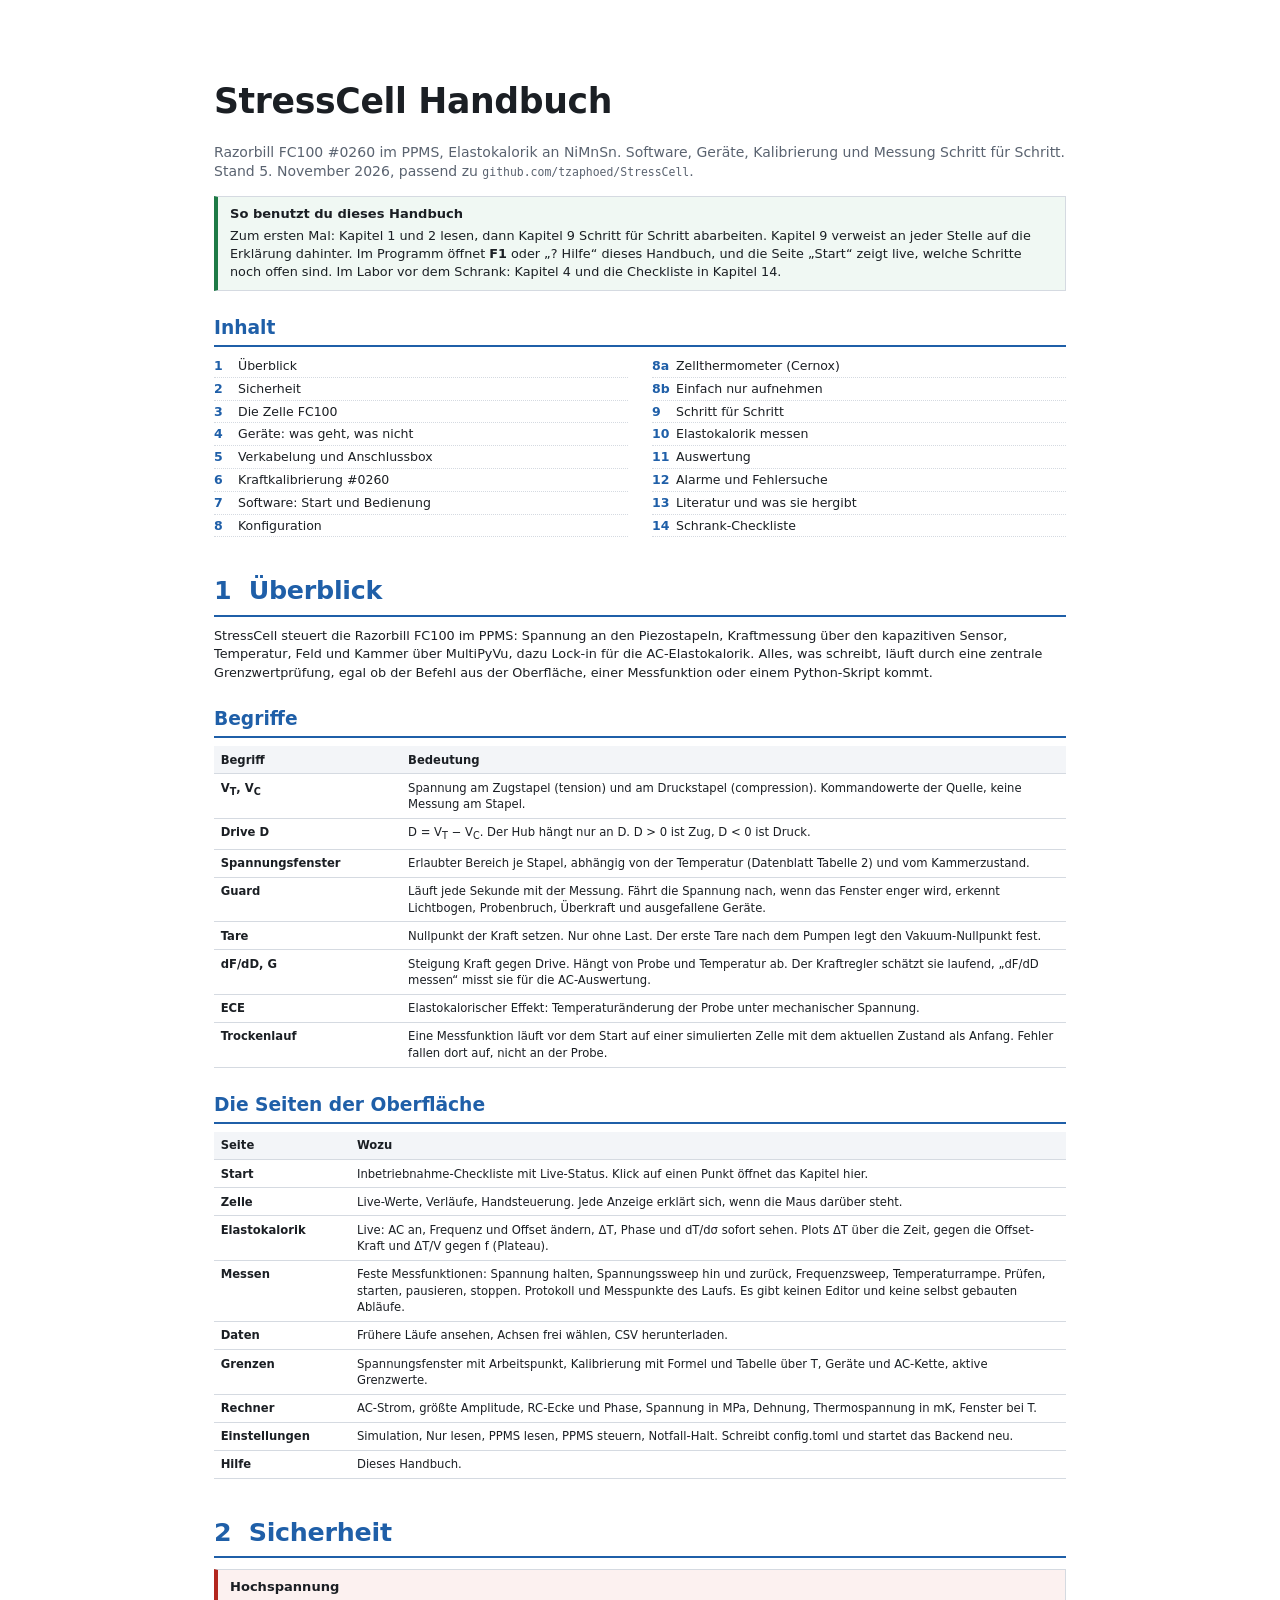
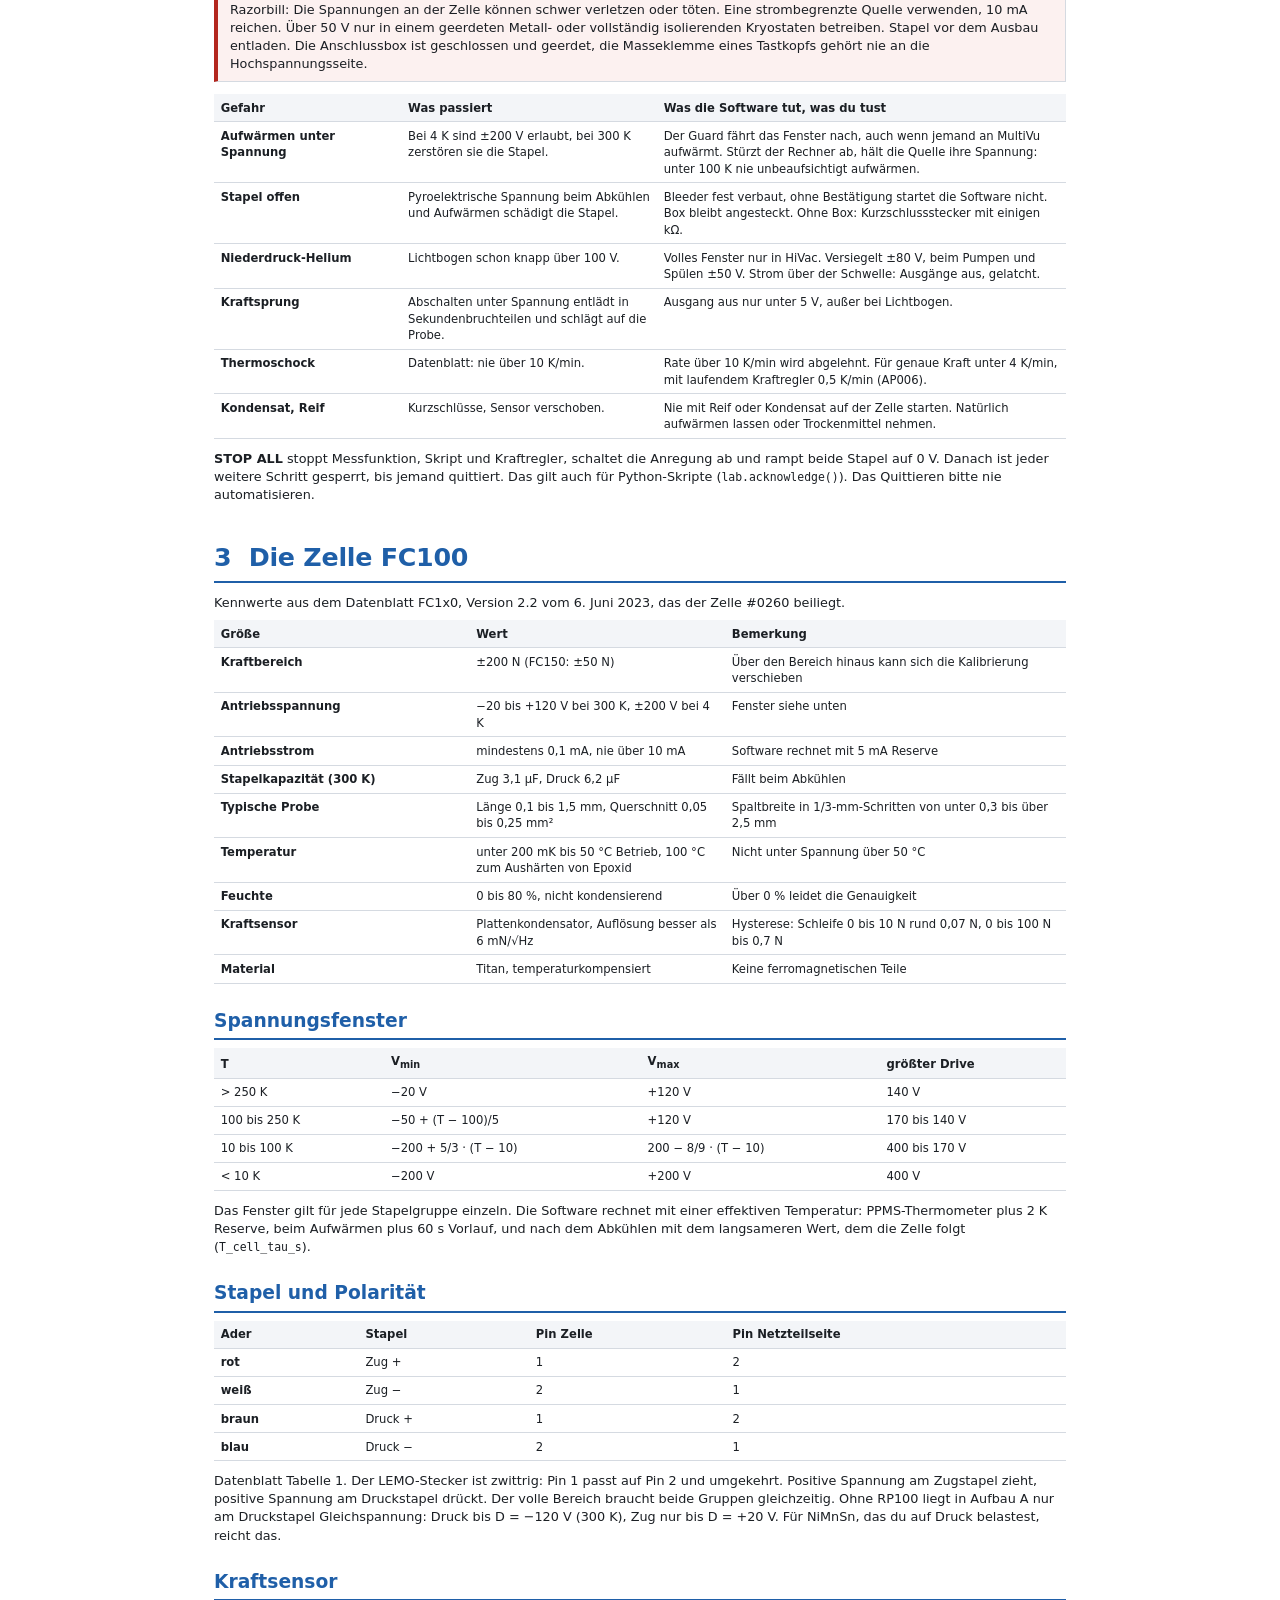
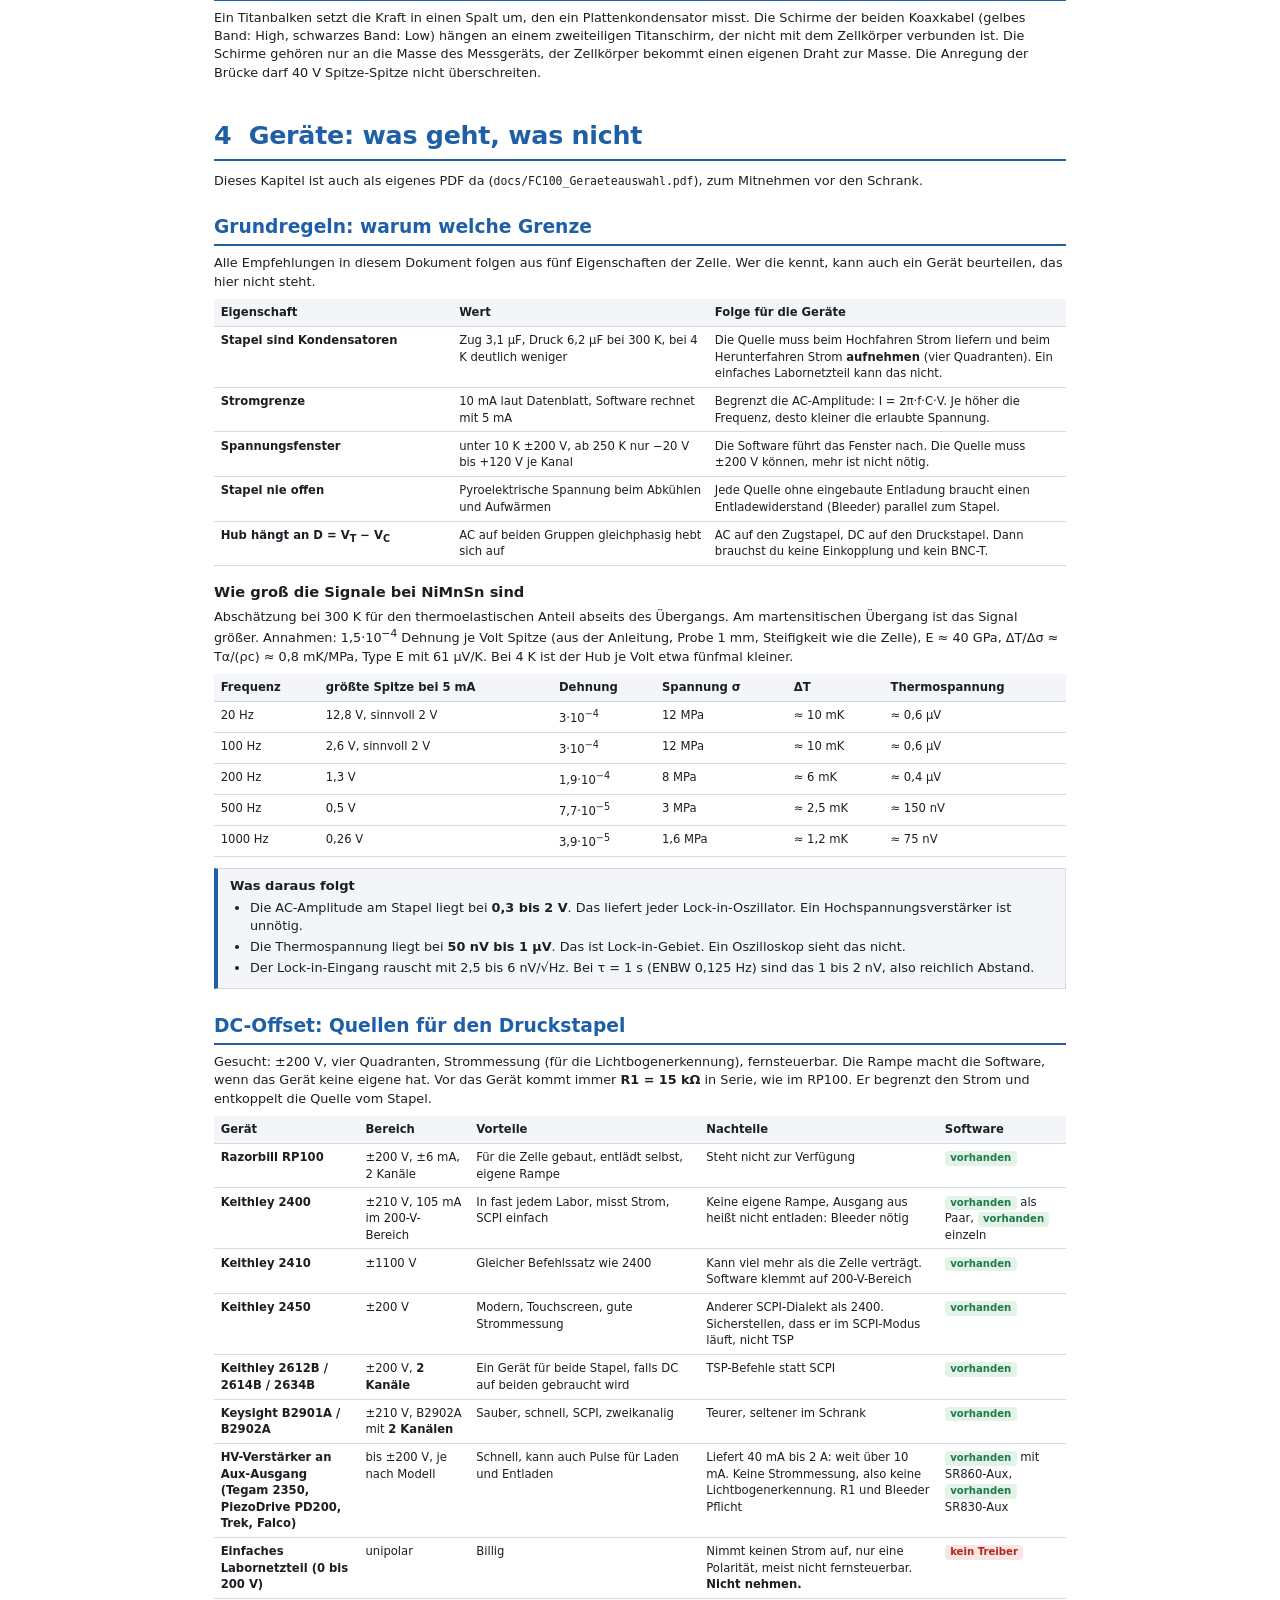
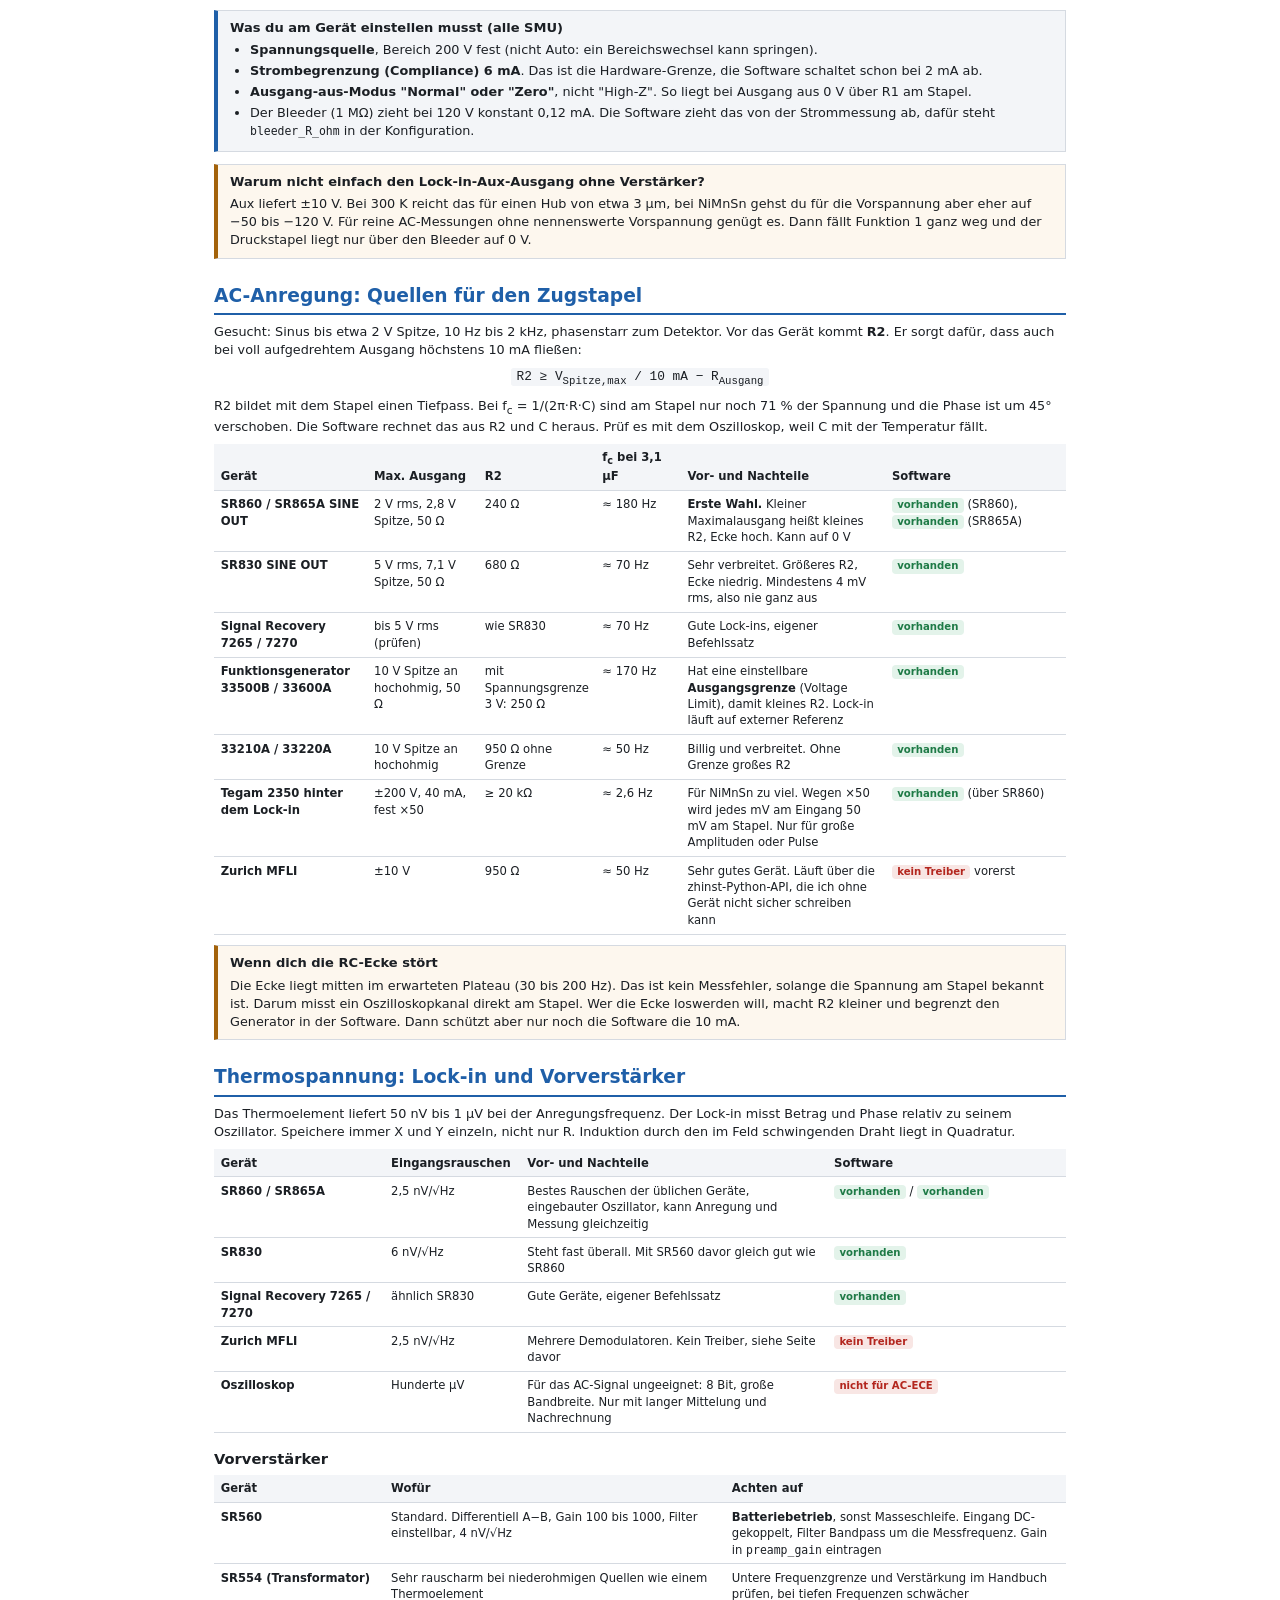
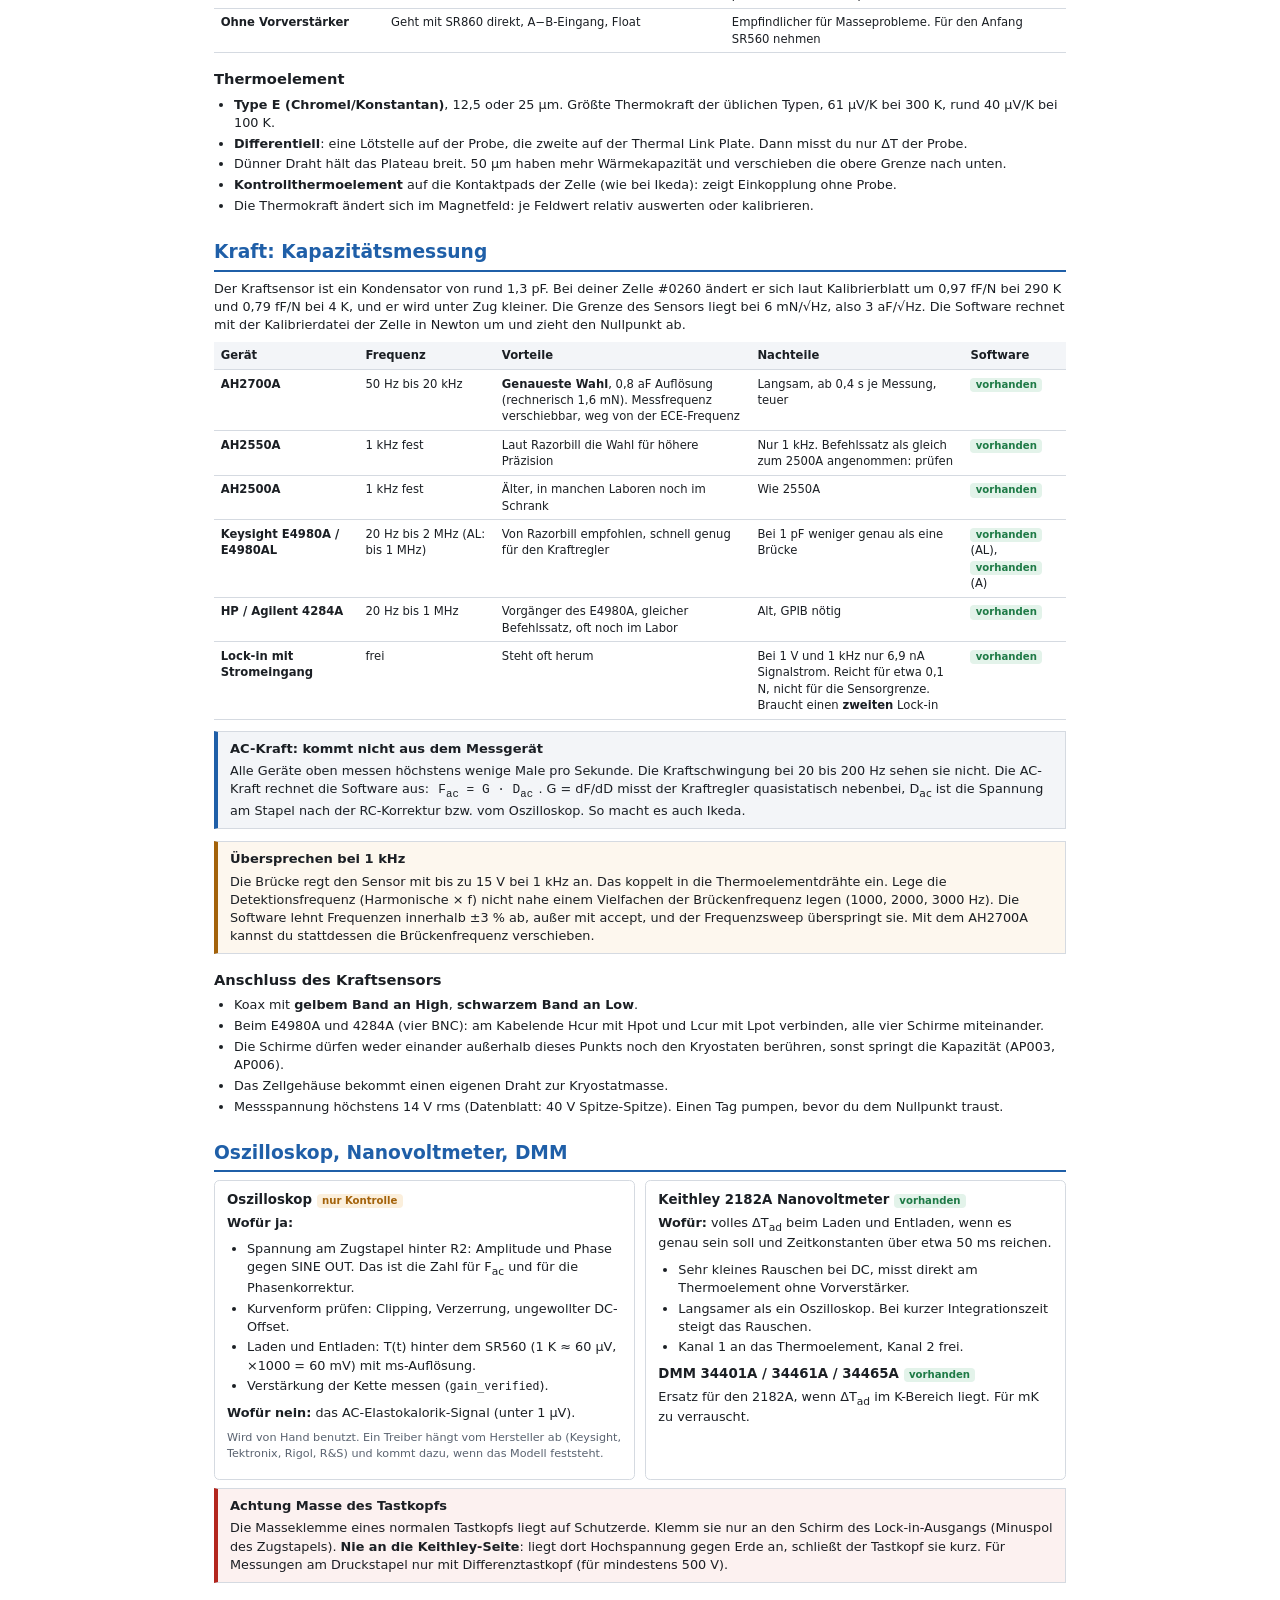
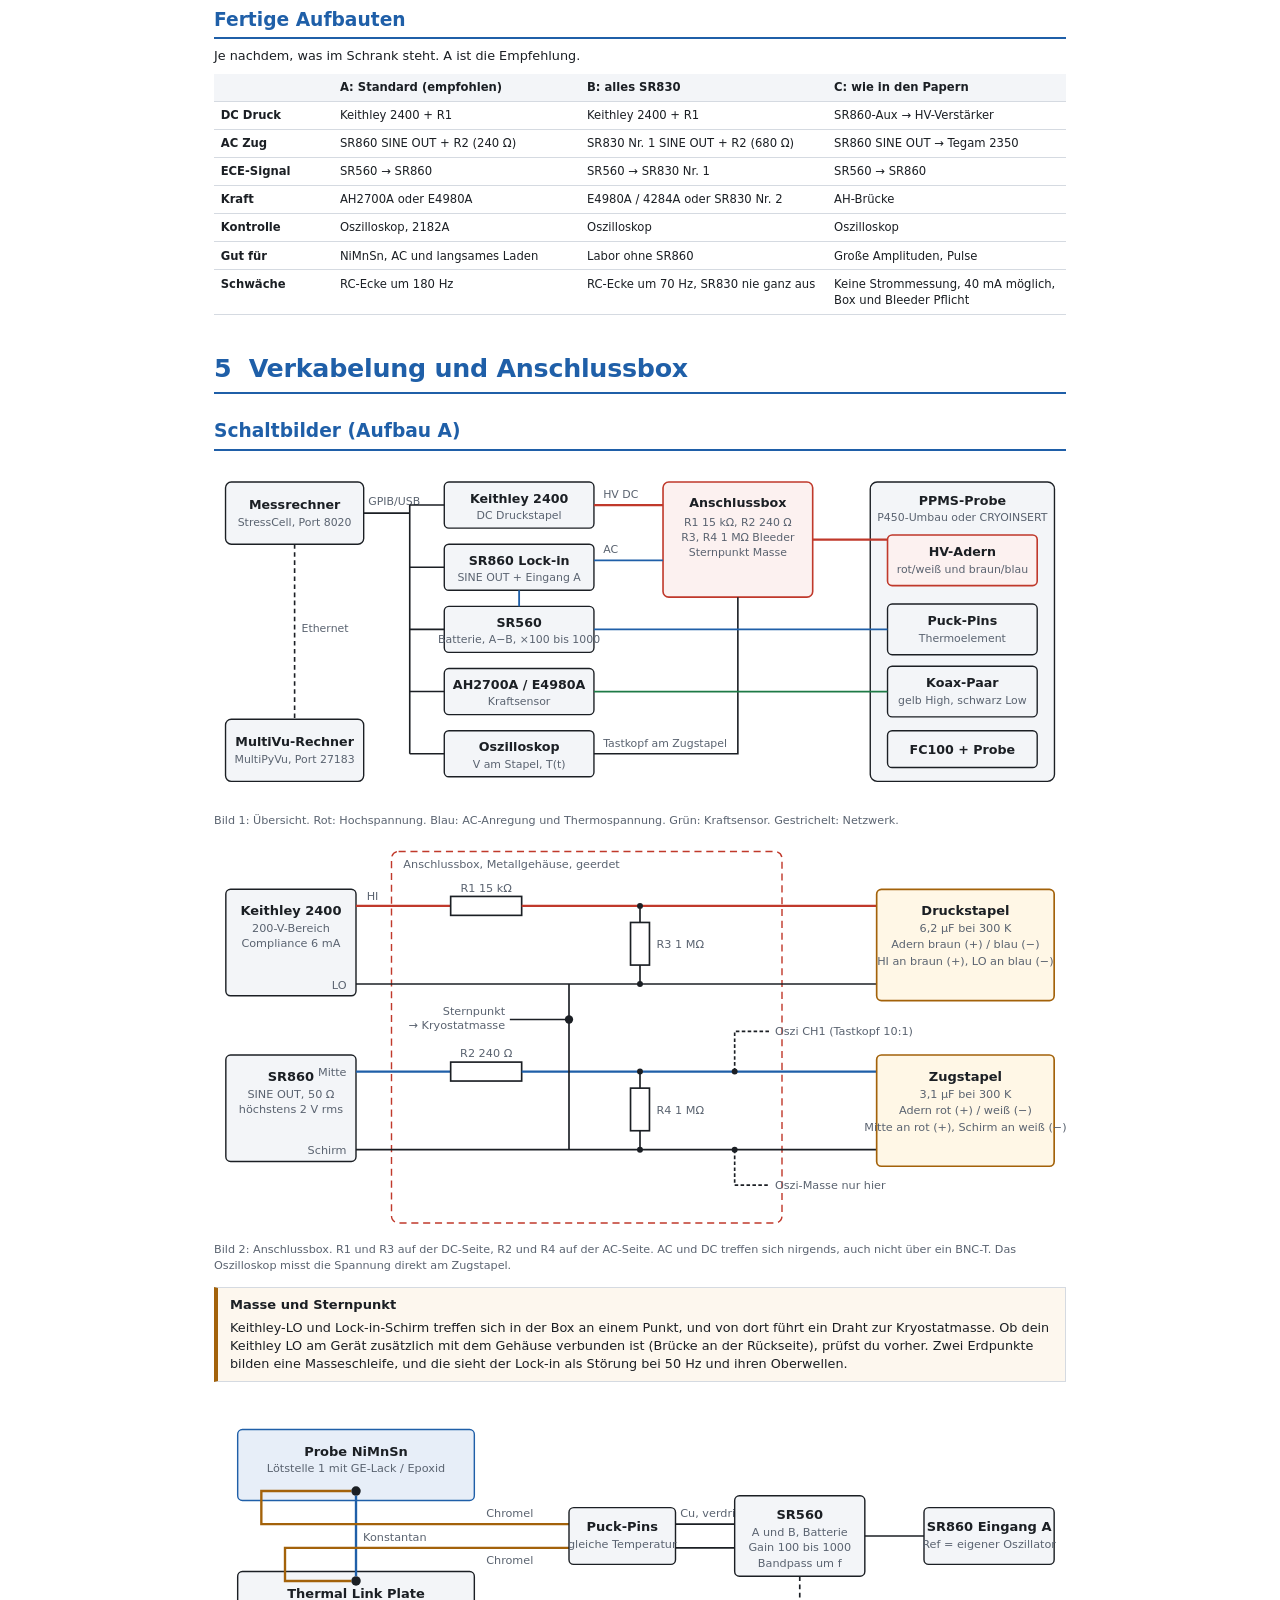
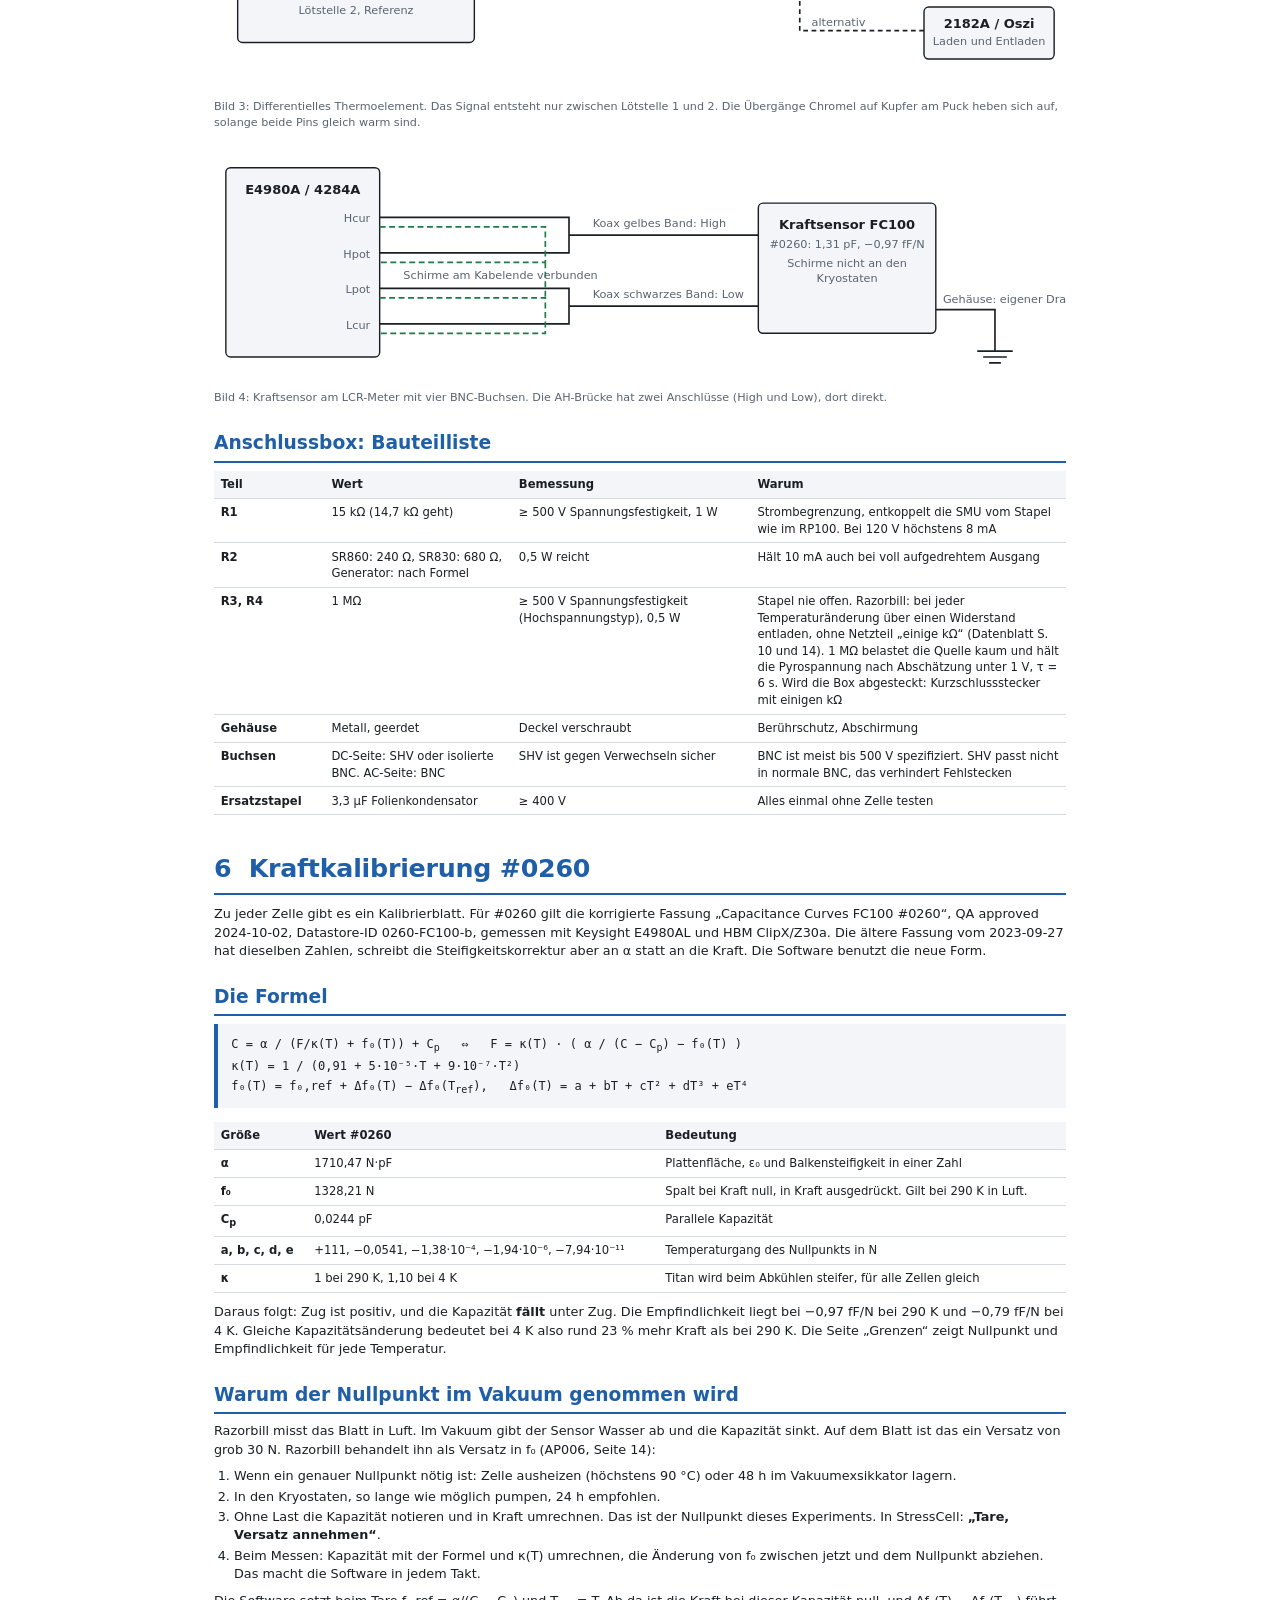
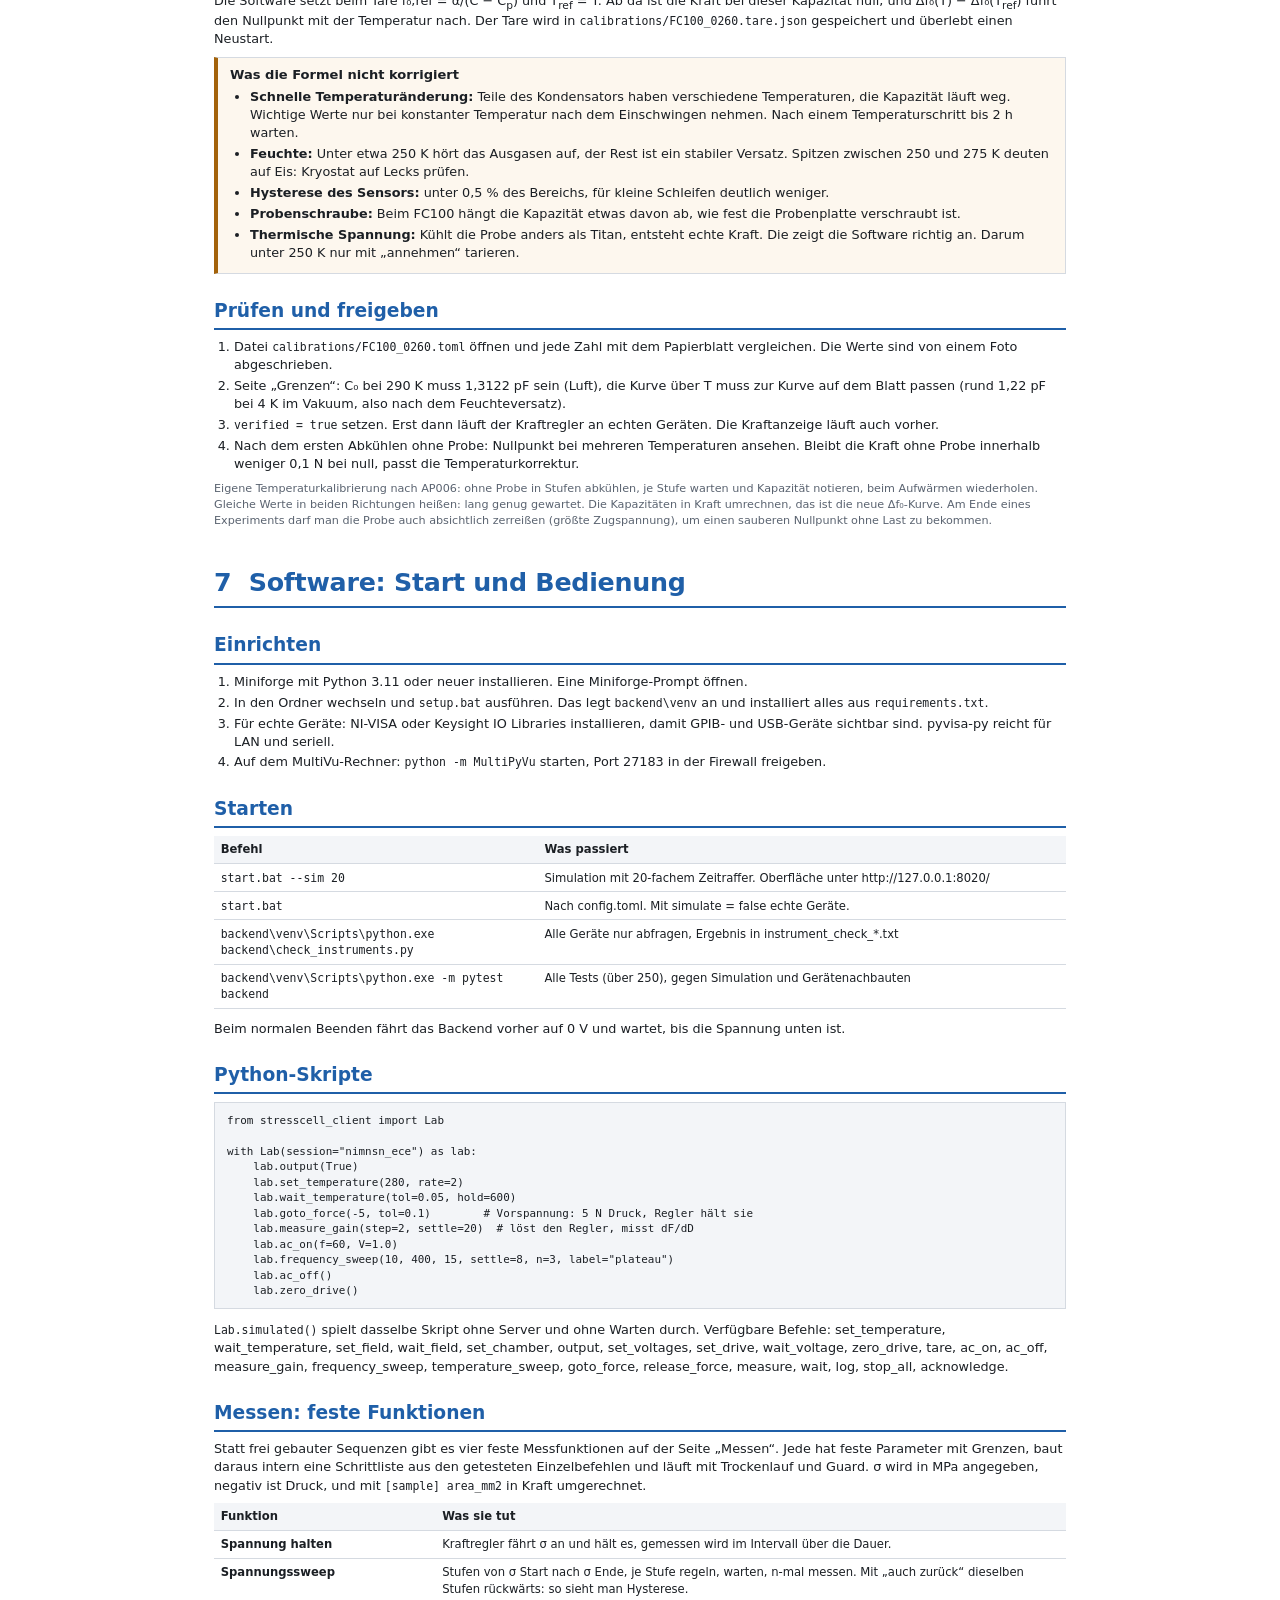
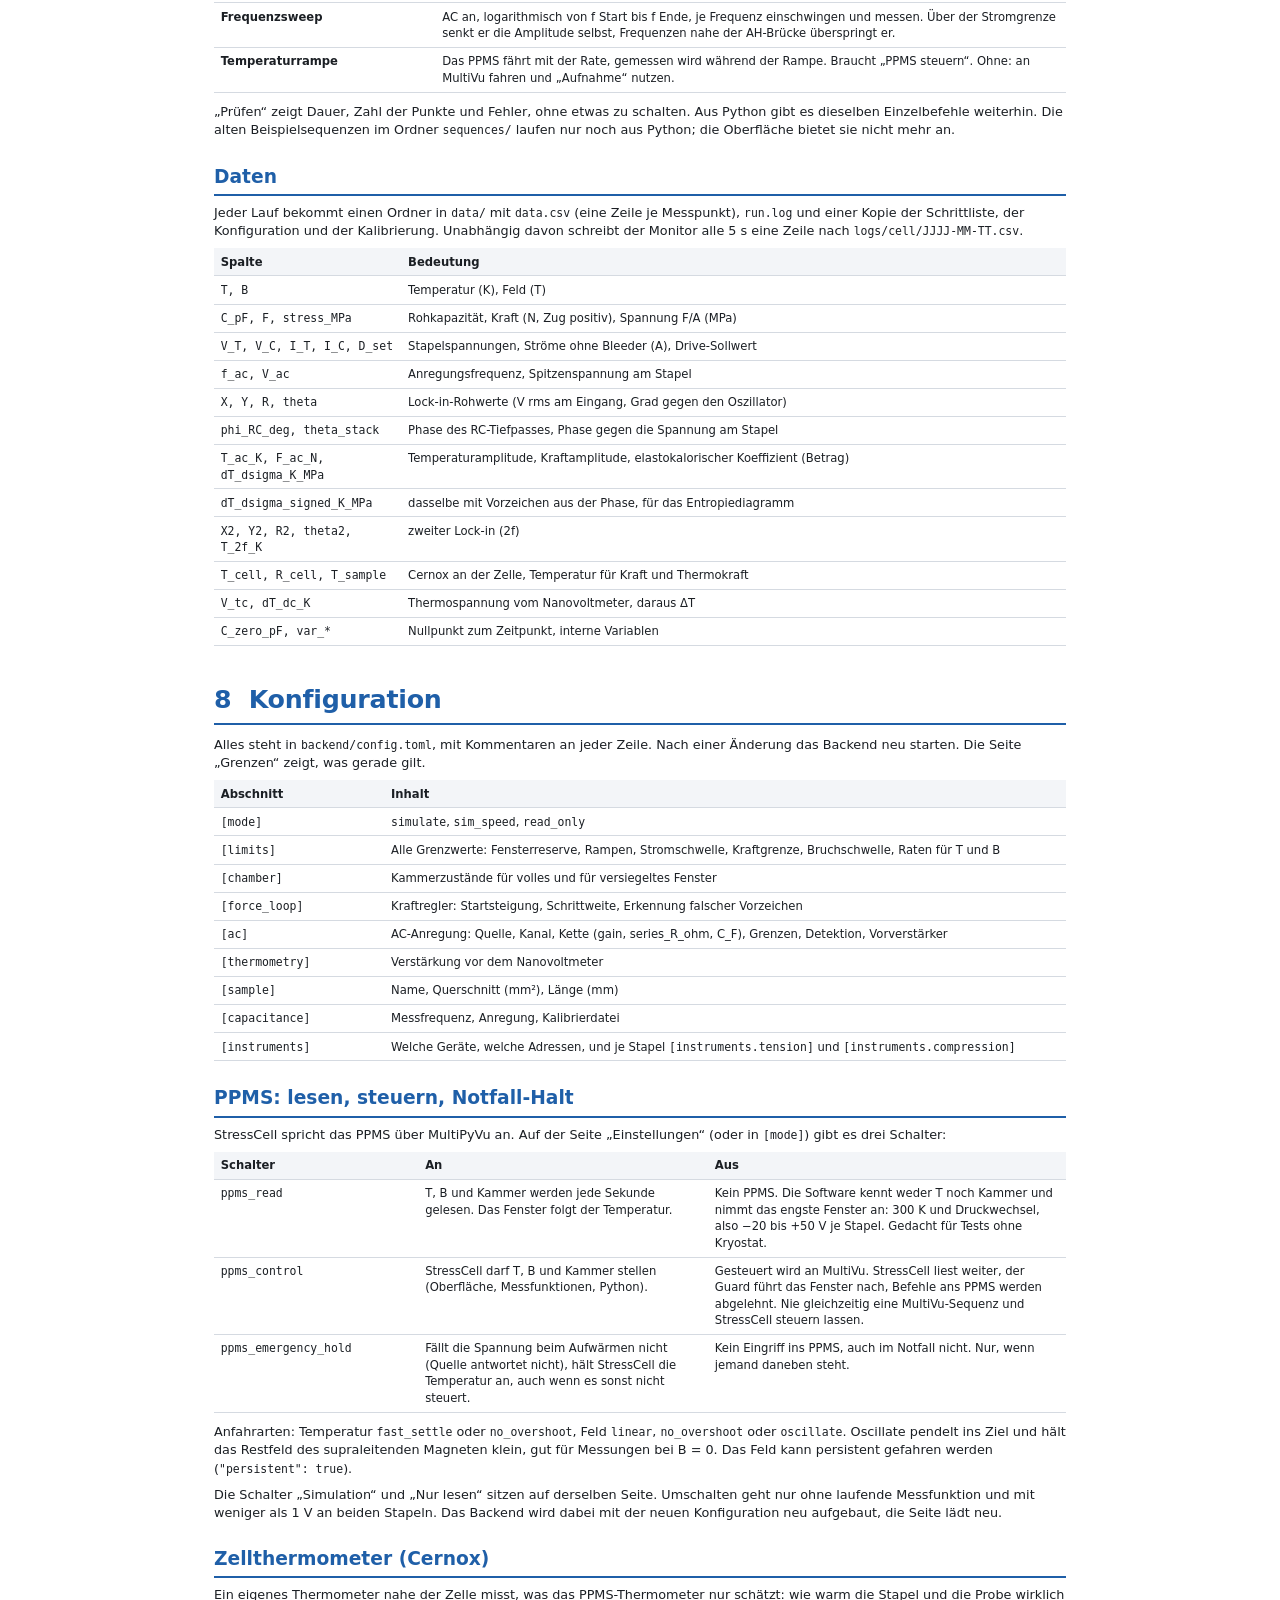
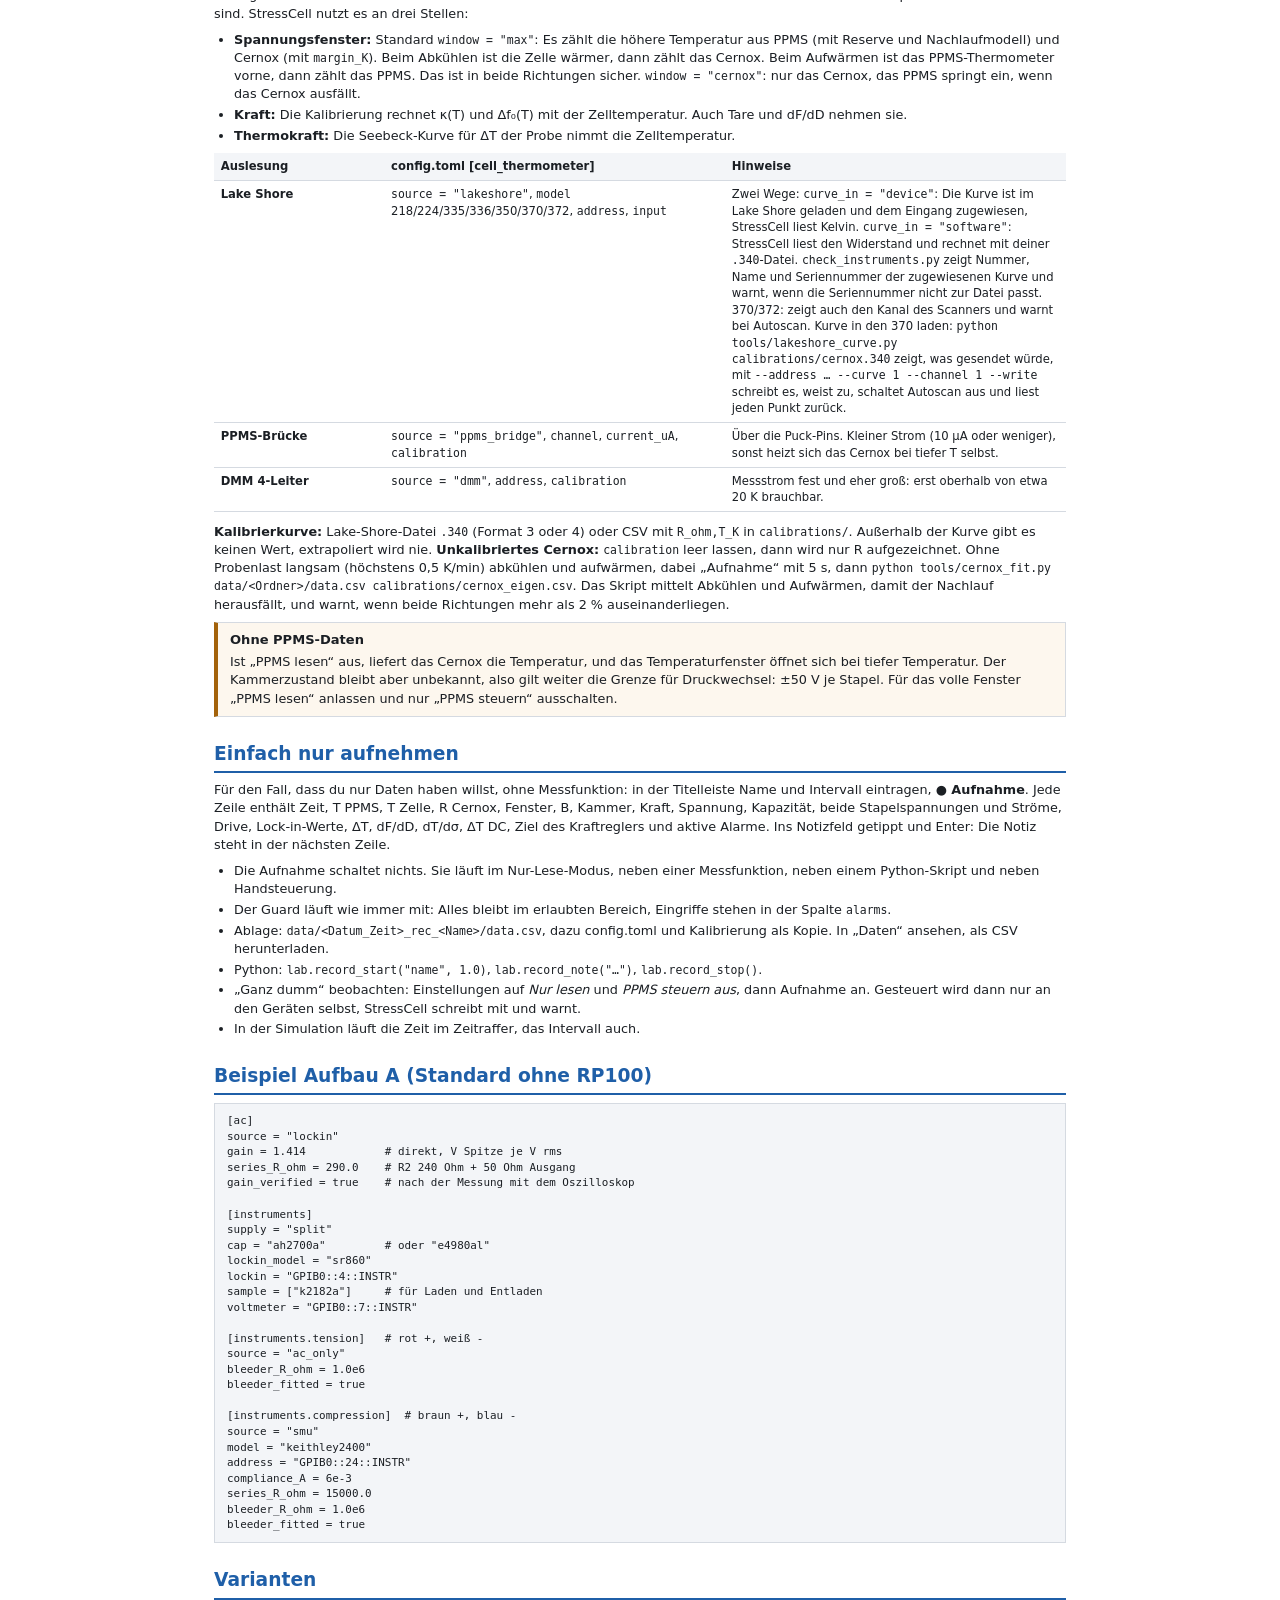
<file: docs/handbuch/handbuch.html>
<!doctype html>
<html lang="de">
<head>
<meta charset="utf-8">
<meta name="viewport" content="width=device-width, initial-scale=1">
<title>StressCell Handbuch</title>
<style>
  @page { size: A4; margin: 16mm 15mm 16mm 15mm; }
  :root {
    --ink: #1b1f24; --muted: #5a6370; --line: #d5dae1; --soft: #f3f5f8;
    --accent: #1f5fa8; --ok: #1e7a46; --warn: #a3620a; --bad: #b3261e;
    --hv: #c0392b;
  }
  * { box-sizing: border-box; }
  html { -webkit-print-color-adjust: exact; print-color-adjust: exact; }
  body { font-family: Inter, "DejaVu Sans", sans-serif; color: var(--ink); font-size: 9.6pt;
         line-height: 1.42; margin: 0; background: #fff; }
  h1 { font-size: 22pt; margin: 0 0 4pt; letter-spacing: -0.01em; }
  h2 { font-size: 14pt; margin: 18pt 0 6pt; padding-bottom: 3pt; border-bottom: 1.5pt solid var(--accent);
       color: var(--accent); break-after: avoid; }
  h3 { font-size: 11pt; margin: 12pt 0 4pt; break-after: avoid; }
  p { margin: 0 0 6pt; }
  ul, ol { margin: 0 0 6pt; padding-left: 15pt; }
  li { margin-bottom: 2pt; }
  code, .mono { font-family: "JetBrains Mono", "DejaVu Sans Mono", monospace; font-size: 8.6pt; }
  .sub { color: var(--muted); font-size: 10.5pt; margin-bottom: 10pt; }
  .page { break-before: page; }
  table { width: 100%; border-collapse: collapse; margin: 4pt 0 8pt; font-size: 8.7pt; break-inside: auto; }
  tr { break-inside: avoid; }
  th { text-align: left; background: var(--soft); border-bottom: 1pt solid var(--line); padding: 4pt 5pt;
       font-weight: 600; vertical-align: bottom; }
  td { border-bottom: 0.6pt solid var(--line); padding: 4pt 5pt; vertical-align: top; }
  td.dev { font-weight: 600; }
  .tag { display: inline-block; padding: 0 4pt; border-radius: 3pt; font-size: 7.6pt; font-weight: 600;
         white-space: nowrap; }
  .t-ok { background: #e3f3ea; color: var(--ok); }
  .t-plan { background: #e7eef8; color: var(--accent); }
  .t-no { background: #f8e6e4; color: var(--bad); }
  .t-warn { background: #fbefdc; color: var(--warn); }
  .box { border: 1pt solid var(--line); border-left: 3.5pt solid var(--accent); background: var(--soft);
         padding: 6pt 9pt; margin: 6pt 0 9pt; break-inside: avoid; }
  .box.warn { border-left-color: var(--warn); background: #fdf7ee; }
  .box.bad { border-left-color: var(--bad); background: #fcf1f0; }
  .box.ok { border-left-color: var(--ok); background: #f0f8f3; }
  .box h4 { margin: 0 0 3pt; font-size: 9.8pt; }
  .box p:last-child, .box ul:last-child { margin-bottom: 0; }
  .grid2 { display: grid; grid-template-columns: 1fr 1fr; gap: 8pt; }
  .card { border: 1pt solid var(--line); border-radius: 4pt; padding: 7pt 9pt; break-inside: avoid; }
  .card h4 { margin: 0 0 3pt; font-size: 10pt; }
  .chk { width: 22pt; text-align: center; }
  .chk span { display: inline-block; width: 9pt; height: 9pt; border: 1pt solid var(--ink); border-radius: 1.5pt; }
  .fill { color: #b0b6bf; }
  figure { margin: 6pt 0 10pt; break-inside: avoid; }
  figcaption { font-size: 8.4pt; color: var(--muted); margin-top: 3pt; }
  svg text { font-family: Inter, "DejaVu Sans", sans-serif; }
  .small { font-size: 8.4pt; color: var(--muted); }
  .formula { font-family: "JetBrains Mono", monospace; background: var(--soft); padding: 1pt 4pt; border-radius: 2pt; }
  .toc { columns: 2; column-gap: 18pt; font-size: 9.4pt; }
  .toc div { break-inside: avoid; padding: 1.5pt 0; border-bottom: 0.5pt dotted var(--line); }
  .num { display: inline-block; width: 18pt; color: var(--accent); font-weight: 700; }
  .steps li { margin-bottom: 2pt; }
  table.compact td, table.compact th { padding: 2.6pt 5pt; }

  h1 { font-size: 19pt; margin: 0 0 8pt; padding-bottom: 4pt; border-bottom: 2pt solid var(--accent); color: var(--accent);
       break-before: page; break-after: avoid; }
  h1 .num { display: inline-block; min-width: 26pt; }
  h1.cover { font-size: 26pt; border: none; color: var(--ink); break-before: auto; margin-top: 40pt; }
  .toc a { color: var(--ink); text-decoration: none; }
  .formula-block { font-family: "JetBrains Mono", "DejaVu Sans Mono", monospace; font-size: 9pt; background: var(--soft);
       border-left: 3pt solid var(--accent); padding: 7pt 10pt; margin: 6pt 0 10pt; line-height: 1.7; break-inside: avoid; }
  pre.code { font-family: "JetBrains Mono", "DejaVu Sans Mono", monospace; font-size: 8.2pt; background: var(--soft);
       border: 1pt solid var(--line); padding: 7pt 9pt; white-space: pre-wrap; break-inside: avoid; margin: 4pt 0 9pt; }
  @media screen { body { max-width: 900px; margin: 0 auto; padding: 24px; } h1 { margin-top: 36px; } }
</style>
</head>
<body>
<!-- Quelle des Handbuchs. build_docs.py setzt die markierten Teile aus der Geräteauswahl ein
     und schreibt handbuch.html. Nicht handbuch.html bearbeiten, sondern diese Datei. -->
<h1 class="cover">StressCell Handbuch</h1>
<div class="sub">Razorbill FC100 #0260 im PPMS, Elastokalorik an NiMnSn. Software, Geräte, Kalibrierung und
Messung Schritt für Schritt. Stand 5. November 2026, passend zu <span class="mono">github.com/tzaphoed/StressCell</span>.</div>

<div class="box ok">
  <h4>So benutzt du dieses Handbuch</h4>
  <p>Zum ersten Mal: Kapitel 1 und 2 lesen, dann Kapitel 9 Schritt für Schritt abarbeiten. Kapitel 9 verweist an jeder Stelle auf die
  Erklärung dahinter. Im Programm öffnet <b>F1</b> oder „? Hilfe“ dieses Handbuch, und die Seite „Start“ zeigt live, welche Schritte
  noch offen sind. Im Labor vor dem Schrank: Kapitel 4 und die Checkliste in Kapitel 14.</p>
</div>

<h2>Inhalt</h2>
<div class="toc">
  <div><span class="num">1</span><a href="#ueberblick">Überblick</a></div>
  <div><span class="num">2</span><a href="#sicherheit">Sicherheit</a></div>
  <div><span class="num">3</span><a href="#zelle">Die Zelle FC100</a></div>
  <div><span class="num">4</span><a href="#geraete">Geräte: was geht, was nicht</a></div>
  <div><span class="num">5</span><a href="#anschlussbox">Verkabelung und Anschlussbox</a></div>
  <div><span class="num">6</span><a href="#kalibrierung">Kraftkalibrierung #0260</a></div>
  <div><span class="num">7</span><a href="#software">Software: Start und Bedienung</a></div>
  <div><span class="num">8</span><a href="#konfiguration">Konfiguration</a></div>
  <div><span class="num">8a</span><a href="#cernox">Zellthermometer (Cernox)</a></div>
  <div><span class="num">8b</span><a href="#aufnahme">Einfach nur aufnehmen</a></div>
  <div><span class="num">9</span><a href="#schritte">Schritt für Schritt</a></div>
  <div><span class="num">10</span><a href="#elastokalorik">Elastokalorik messen</a></div>
  <div><span class="num">11</span><a href="#auswertung">Auswertung</a></div>
  <div><span class="num">12</span><a href="#fehlersuche">Alarme und Fehlersuche</a></div>
  <div><span class="num">13</span><a href="#literatur">Literatur und was sie hergibt</a></div>
  <div><span class="num">14</span><a href="#checkliste">Schrank-Checkliste</a></div>
</div>

<!-- ═════════════════════════════════ 1 ═════════════════════════════════ -->
<h1 id="ueberblick"><span class="num">1</span>Überblick</h1>
<p>StressCell steuert die Razorbill FC100 im PPMS: Spannung an den Piezostapeln, Kraftmessung über den kapazitiven Sensor,
Temperatur, Feld und Kammer über MultiPyVu, dazu Lock-in für die AC-Elastokalorik. Alles, was schreibt, läuft durch eine
zentrale Grenzwertprüfung, egal ob der Befehl aus der Oberfläche, einer Messfunktion oder einem Python-Skript kommt.</p>

<h2>Begriffe</h2>
<table>
  <tr><th style="width:22%">Begriff</th><th>Bedeutung</th></tr>
  <tr><td class="dev">V<sub>T</sub>, V<sub>C</sub></td><td>Spannung am Zugstapel (tension) und am Druckstapel (compression). Kommandowerte der Quelle, keine Messung am Stapel.</td></tr>
  <tr><td class="dev">Drive D</td><td>D = V<sub>T</sub> − V<sub>C</sub>. Der Hub hängt nur an D. D &gt; 0 ist Zug, D &lt; 0 ist Druck.</td></tr>
  <tr><td class="dev">Spannungsfenster</td><td>Erlaubter Bereich je Stapel, abhängig von der Temperatur (Datenblatt Tabelle 2) und vom Kammerzustand.</td></tr>
  <tr><td class="dev">Guard</td><td>Läuft jede Sekunde mit der Messung. Fährt die Spannung nach, wenn das Fenster enger wird, erkennt Lichtbogen, Probenbruch, Überkraft und ausgefallene Geräte.</td></tr>
  <tr><td class="dev">Tare</td><td>Nullpunkt der Kraft setzen. Nur ohne Last. Der erste Tare nach dem Pumpen legt den Vakuum-Nullpunkt fest.</td></tr>
  <tr><td class="dev">dF/dD, G</td><td>Steigung Kraft gegen Drive. Hängt von Probe und Temperatur ab. Der Kraftregler schätzt sie laufend, „dF/dD messen“ misst sie für die AC-Auswertung.</td></tr>
  <tr><td class="dev">ECE</td><td>Elastokalorischer Effekt: Temperaturänderung der Probe unter mechanischer Spannung.</td></tr>
  <tr><td class="dev">Trockenlauf</td><td>Eine Messfunktion läuft vor dem Start auf einer simulierten Zelle mit dem aktuellen Zustand als Anfang. Fehler fallen dort auf, nicht an der Probe.</td></tr>
</table>

<h2>Die Seiten der Oberfläche</h2>
<table>
  <tr><th style="width:16%">Seite</th><th>Wozu</th></tr>
  <tr><td class="dev">Start</td><td>Inbetriebnahme-Checkliste mit Live-Status. Klick auf einen Punkt öffnet das Kapitel hier.</td></tr>
  <tr><td class="dev">Zelle</td><td>Live-Werte, Verläufe, Handsteuerung. Jede Anzeige erklärt sich, wenn die Maus darüber steht.</td></tr>
  <tr><td class="dev">Elastokalorik</td><td>Live: AC an, Frequenz und Offset ändern, ΔT, Phase und dT/dσ sofort sehen. Plots ΔT über die Zeit, gegen die Offset-Kraft und ΔT/V gegen f (Plateau).</td></tr>
  <tr><td class="dev">Messen</td><td>Feste Messfunktionen: Spannung halten, Spannungssweep hin und zurück, Frequenzsweep, Temperaturrampe. Prüfen, starten, pausieren, stoppen. Protokoll und Messpunkte des Laufs. Es gibt keinen Editor und keine selbst gebauten Abläufe.</td></tr>
  <tr><td class="dev">Daten</td><td>Frühere Läufe ansehen, Achsen frei wählen, CSV herunterladen.</td></tr>
  <tr><td class="dev">Grenzen</td><td>Spannungsfenster mit Arbeitspunkt, Kalibrierung mit Formel und Tabelle über T, Geräte und AC-Kette, aktive Grenzwerte.</td></tr>
  <tr><td class="dev">Rechner</td><td>AC-Strom, größte Amplitude, RC-Ecke und Phase, Spannung in MPa, Dehnung, Thermospannung in mK, Fenster bei T.</td></tr>
  <tr><td class="dev">Einstellungen</td><td>Simulation, Nur lesen, PPMS lesen, PPMS steuern, Notfall-Halt. Schreibt config.toml und startet das Backend neu.</td></tr>
  <tr><td class="dev">Hilfe</td><td>Dieses Handbuch.</td></tr>
</table>

<!-- ═════════════════════════════════ 2 ═════════════════════════════════ -->
<h1 id="sicherheit"><span class="num">2</span>Sicherheit</h1>
<div class="box bad">
  <h4>Hochspannung</h4>
  <p>Razorbill: Die Spannungen an der Zelle können schwer verletzen oder töten. Eine strombegrenzte Quelle verwenden, 10 mA reichen.
  Über 50 V nur in einem geerdeten Metall- oder vollständig isolierenden Kryostaten betreiben. Stapel vor dem Ausbau entladen.
  Die Anschlussbox ist geschlossen und geerdet, die Masseklemme eines Tastkopfs gehört nie an die Hochspannungsseite.</p>
</div>
<table>
  <tr><th style="width:22%">Gefahr</th><th style="width:30%">Was passiert</th><th>Was die Software tut, was du tust</th></tr>
  <tr><td class="dev">Aufwärmen unter Spannung</td><td>Bei 4 K sind ±200 V erlaubt, bei 300 K zerstören sie die Stapel.</td><td>Der Guard fährt das Fenster nach, auch wenn jemand an MultiVu aufwärmt. Stürzt der Rechner ab, hält die Quelle ihre Spannung: unter 100 K nie unbeaufsichtigt aufwärmen.</td></tr>
  <tr><td class="dev">Stapel offen</td><td>Pyroelektrische Spannung beim Abkühlen und Aufwärmen schädigt die Stapel.</td><td>Bleeder fest verbaut, ohne Bestätigung startet die Software nicht. Box bleibt angesteckt. Ohne Box: Kurzschlussstecker mit einigen kΩ.</td></tr>
  <tr><td class="dev">Niederdruck-Helium</td><td>Lichtbogen schon knapp über 100 V.</td><td>Volles Fenster nur in HiVac. Versiegelt ±80 V, beim Pumpen und Spülen ±50 V. Strom über der Schwelle: Ausgänge aus, gelatcht.</td></tr>
  <tr><td class="dev">Kraftsprung</td><td>Abschalten unter Spannung entlädt in Sekundenbruchteilen und schlägt auf die Probe.</td><td>Ausgang aus nur unter 5 V, außer bei Lichtbogen.</td></tr>
  <tr><td class="dev">Thermoschock</td><td>Datenblatt: nie über 10 K/min.</td><td>Rate über 10 K/min wird abgelehnt. Für genaue Kraft unter 4 K/min, mit laufendem Kraftregler 0,5 K/min (AP006).</td></tr>
  <tr><td class="dev">Kondensat, Reif</td><td>Kurzschlüsse, Sensor verschoben.</td><td>Nie mit Reif oder Kondensat auf der Zelle starten. Natürlich aufwärmen lassen oder Trockenmittel nehmen.</td></tr>
</table>
<p><b>STOP ALL</b> stoppt Messfunktion, Skript und Kraftregler, schaltet die Anregung ab und rampt beide Stapel auf 0 V. Danach ist jeder weitere
Schritt gesperrt, bis jemand quittiert. Das gilt auch für Python-Skripte (<span class="mono">lab.acknowledge()</span>). Das Quittieren bitte nie automatisieren.</p>

<!-- ═════════════════════════════════ 3 ═════════════════════════════════ -->
<h1 id="zelle"><span class="num">3</span>Die Zelle FC100</h1>
<p>Kennwerte aus dem Datenblatt FC1x0, Version 2.2 vom 6. Juni 2023, das der Zelle #0260 beiliegt.</p>
<table>
  <tr><th style="width:30%">Größe</th><th style="width:30%">Wert</th><th>Bemerkung</th></tr>
  <tr><td class="dev">Kraftbereich</td><td>±200 N (FC150: ±50 N)</td><td>Über den Bereich hinaus kann sich die Kalibrierung verschieben</td></tr>
  <tr><td class="dev">Antriebsspannung</td><td>−20 bis +120 V bei 300 K, ±200 V bei 4 K</td><td>Fenster siehe unten</td></tr>
  <tr><td class="dev">Antriebsstrom</td><td>mindestens 0,1 mA, nie über 10 mA</td><td>Software rechnet mit 5 mA Reserve</td></tr>
  <tr><td class="dev">Stapelkapazität (300 K)</td><td>Zug 3,1 µF, Druck 6,2 µF</td><td>Fällt beim Abkühlen</td></tr>
  <tr><td class="dev">Typische Probe</td><td>Länge 0,1 bis 1,5 mm, Querschnitt 0,05 bis 0,25 mm²</td><td>Spaltbreite in 1/3-mm-Schritten von unter 0,3 bis über 2,5 mm</td></tr>
  <tr><td class="dev">Temperatur</td><td>unter 200 mK bis 50 °C Betrieb, 100 °C zum Aushärten von Epoxid</td><td>Nicht unter Spannung über 50 °C</td></tr>
  <tr><td class="dev">Feuchte</td><td>0 bis 80 %, nicht kondensierend</td><td>Über 0 % leidet die Genauigkeit</td></tr>
  <tr><td class="dev">Kraftsensor</td><td>Plattenkondensator, Auflösung besser als 6 mN/√Hz</td><td>Hysterese: Schleife 0 bis 10 N rund 0,07 N, 0 bis 100 N bis 0,7 N</td></tr>
  <tr><td class="dev">Material</td><td>Titan, temperaturkompensiert</td><td>Keine ferromagnetischen Teile</td></tr>
</table>

<h2>Spannungsfenster</h2>
<table>
  <tr><th>T</th><th>V<sub>min</sub></th><th>V<sub>max</sub></th><th>größter Drive</th></tr>
  <tr><td>&gt; 250 K</td><td>−20 V</td><td>+120 V</td><td>140 V</td></tr>
  <tr><td>100 bis 250 K</td><td>−50 + (T − 100)/5</td><td>+120 V</td><td>170 bis 140 V</td></tr>
  <tr><td>10 bis 100 K</td><td>−200 + 5/3 · (T − 10)</td><td>200 − 8/9 · (T − 10)</td><td>400 bis 170 V</td></tr>
  <tr><td>&lt; 10 K</td><td>−200 V</td><td>+200 V</td><td>400 V</td></tr>
</table>
<p>Das Fenster gilt für jede Stapelgruppe einzeln. Die Software rechnet mit einer effektiven Temperatur: PPMS-Thermometer plus 2 K Reserve,
beim Aufwärmen plus 60 s Vorlauf, und nach dem Abkühlen mit dem langsameren Wert, dem die Zelle folgt (<span class="mono">T_cell_tau_s</span>).</p>

<h2 id="polaritaet">Stapel und Polarität</h2>
<table>
  <tr><th>Ader</th><th>Stapel</th><th>Pin Zelle</th><th>Pin Netzteilseite</th></tr>
  <tr><td class="dev">rot</td><td>Zug +</td><td>1</td><td>2</td></tr>
  <tr><td class="dev">weiß</td><td>Zug −</td><td>2</td><td>1</td></tr>
  <tr><td class="dev">braun</td><td>Druck +</td><td>1</td><td>2</td></tr>
  <tr><td class="dev">blau</td><td>Druck −</td><td>2</td><td>1</td></tr>
</table>
<p>Datenblatt Tabelle 1. Der LEMO-Stecker ist zwittrig: Pin 1 passt auf Pin 2 und umgekehrt. Positive Spannung am Zugstapel zieht, positive
Spannung am Druckstapel drückt. Der volle Bereich braucht beide Gruppen gleichzeitig. Ohne RP100 liegt in Aufbau A nur am Druckstapel
Gleichspannung: Druck bis D = −120 V (300 K), Zug nur bis D = +20 V. Für NiMnSn, das du auf Druck belastest, reicht das.</p>

<h2>Kraftsensor</h2>
<p>Ein Titanbalken setzt die Kraft in einen Spalt um, den ein Plattenkondensator misst. Die Schirme der beiden Koaxkabel (gelbes Band: High,
schwarzes Band: Low) hängen an einem zweiteiligen Titanschirm, der nicht mit dem Zellkörper verbunden ist. Die Schirme gehören nur an die Masse
des Messgeräts, der Zellkörper bekommt einen eigenen Draht zur Masse. Die Anregung der Brücke darf 40 V Spitze-Spitze nicht überschreiten.</p>

<!-- ═════════════════════════════════ 4 ═════════════════════════════════ -->
<h1 id="geraete"><span class="num">4</span>Geräte: was geht, was nicht</h1>
<p>Dieses Kapitel ist auch als eigenes PDF da (<span class="mono">docs/FC100_Geraeteauswahl.pdf</span>), zum Mitnehmen vor den Schrank.</p>
<!-- ============================ 1 GRUNDREGELN ============================ -->
<h2>Grundregeln: warum welche Grenze</h2>
<p>Alle Empfehlungen in diesem Dokument folgen aus fünf Eigenschaften der Zelle. Wer die kennt, kann auch ein Gerät
beurteilen, das hier nicht steht.</p>

<table>
  <tr><th style="width:28%">Eigenschaft</th><th style="width:30%">Wert</th><th>Folge für die Geräte</th></tr>
  <tr><td class="dev">Stapel sind Kondensatoren</td><td>Zug 3,1 µF, Druck 6,2 µF bei 300 K, bei 4 K deutlich weniger</td>
      <td>Die Quelle muss beim Hochfahren Strom liefern und beim Herunterfahren Strom <b>aufnehmen</b> (vier Quadranten).
      Ein einfaches Labornetzteil kann das nicht.</td></tr>
  <tr><td class="dev">Stromgrenze</td><td>10 mA laut Datenblatt, Software rechnet mit 5 mA</td>
      <td>Begrenzt die AC-Amplitude: I = 2π·f·C·V. Je höher die Frequenz, desto kleiner die erlaubte Spannung.</td></tr>
  <tr><td class="dev">Spannungsfenster</td><td>unter 10 K ±200 V, ab 250 K nur −20 V bis +120 V je Kanal</td>
      <td>Die Software führt das Fenster nach. Die Quelle muss ±200 V können, mehr ist nicht nötig.</td></tr>
  <tr><td class="dev">Stapel nie offen</td><td>Pyroelektrische Spannung beim Abkühlen und Aufwärmen</td>
      <td>Jede Quelle ohne eingebaute Entladung braucht einen Entladewiderstand (Bleeder) parallel zum Stapel.</td></tr>
  <tr><td class="dev">Hub hängt an D = V<sub>T</sub> − V<sub>C</sub></td><td>AC auf beiden Gruppen gleichphasig hebt sich auf</td>
      <td>AC auf den Zugstapel, DC auf den Druckstapel. Dann brauchst du keine Einkopplung und kein BNC-T.</td></tr>
</table>

<h3>Wie groß die Signale bei NiMnSn sind</h3>
<p>Abschätzung bei 300 K für den thermoelastischen Anteil abseits des Übergangs. Am martensitischen Übergang ist das
Signal größer. Annahmen: 1,5·10<sup>−4</sup> Dehnung je Volt Spitze (aus der Anleitung, Probe 1 mm, Steifigkeit wie die Zelle),
E ≈ 40 GPa, ΔT/Δσ ≈ Tα/(ρc) ≈ 0,8 mK/MPa, Type E mit 61 µV/K. Bei 4 K ist der Hub je Volt etwa fünfmal kleiner.</p>
<table>
  <tr><th>Frequenz</th><th>größte Spitze bei 5 mA</th><th>Dehnung</th><th>Spannung σ</th><th>ΔT</th><th>Thermospannung</th></tr>
  <tr><td>20 Hz</td><td>12,8 V, sinnvoll 2 V</td><td>3·10<sup>−4</sup></td><td>12 MPa</td><td>≈ 10 mK</td><td>≈ 0,6 µV</td></tr>
  <tr><td>100 Hz</td><td>2,6 V, sinnvoll 2 V</td><td>3·10<sup>−4</sup></td><td>12 MPa</td><td>≈ 10 mK</td><td>≈ 0,6 µV</td></tr>
  <tr><td>200 Hz</td><td>1,3 V</td><td>1,9·10<sup>−4</sup></td><td>8 MPa</td><td>≈ 6 mK</td><td>≈ 0,4 µV</td></tr>
  <tr><td>500 Hz</td><td>0,5 V</td><td>7,7·10<sup>−5</sup></td><td>3 MPa</td><td>≈ 2,5 mK</td><td>≈ 150 nV</td></tr>
  <tr><td>1000 Hz</td><td>0,26 V</td><td>3,9·10<sup>−5</sup></td><td>1,6 MPa</td><td>≈ 1,2 mK</td><td>≈ 75 nV</td></tr>
</table>
<div class="box">
  <h4>Was daraus folgt</h4>
  <ul>
    <li>Die AC-Amplitude am Stapel liegt bei <b>0,3 bis 2 V</b>. Das liefert jeder Lock-in-Oszillator. Ein Hochspannungsverstärker ist unnötig.</li>
    <li>Die Thermospannung liegt bei <b>50 nV bis 1 µV</b>. Das ist Lock-in-Gebiet. Ein Oszilloskop sieht das nicht.</li>
    <li>Der Lock-in-Eingang rauscht mit 2,5 bis 6 nV/√Hz. Bei τ = 1 s (ENBW 0,125 Hz) sind das 1 bis 2 nV, also reichlich Abstand.</li>
  </ul>
</div>

<!-- ============================ 2 DC ============================ -->
<h2 class="page">DC-Offset: Quellen für den Druckstapel</h2>
<p>Gesucht: ±200 V, vier Quadranten, Strommessung (für die Lichtbogenerkennung), fernsteuerbar. Die Rampe macht
die Software, wenn das Gerät keine eigene hat. Vor das Gerät kommt immer <b>R1 = 15 kΩ</b> in Serie, wie im RP100.
Er begrenzt den Strom und entkoppelt die Quelle vom Stapel.</p>

<table>
  <tr><th style="width:17%">Gerät</th><th style="width:13%">Bereich</th><th style="width:27%">Vorteile</th><th style="width:28%">Nachteile</th><th>Software</th></tr>
  <tr><td class="dev">Razorbill RP100</td><td>±200 V, ±6 mA, 2 Kanäle</td><td>Für die Zelle gebaut, entlädt selbst, eigene Rampe</td>
      <td>Steht nicht zur Verfügung</td><td><span class="tag t-ok">vorhanden</span></td></tr>
  <tr><td class="dev">Keithley 2400</td><td>±210 V, 105 mA im 200-V-Bereich</td><td>In fast jedem Labor, misst Strom, SCPI einfach</td>
      <td>Keine eigene Rampe, Ausgang aus heißt nicht entladen: Bleeder nötig</td><td><span class="tag t-ok">vorhanden</span> als Paar, <span class="tag t-ok">vorhanden</span> einzeln</td></tr>
  <tr><td class="dev">Keithley 2410</td><td>±1100 V</td><td>Gleicher Befehlssatz wie 2400</td>
      <td>Kann viel mehr als die Zelle verträgt. Software klemmt auf 200-V-Bereich</td><td><span class="tag t-ok">vorhanden</span></td></tr>
  <tr><td class="dev">Keithley 2450</td><td>±200 V</td><td>Modern, Touchscreen, gute Strommessung</td>
      <td>Anderer SCPI-Dialekt als 2400. Sicherstellen, dass er im SCPI-Modus läuft, nicht TSP</td><td><span class="tag t-ok">vorhanden</span></td></tr>
  <tr><td class="dev">Keithley 2612B / 2614B / 2634B</td><td>±200 V, <b>2 Kanäle</b></td><td>Ein Gerät für beide Stapel, falls DC auf beiden gebraucht wird</td>
      <td>TSP-Befehle statt SCPI</td><td><span class="tag t-ok">vorhanden</span></td></tr>
  <tr><td class="dev">Keysight B2901A / B2902A</td><td>±210 V, B2902A mit <b>2 Kanälen</b></td><td>Sauber, schnell, SCPI, zweikanalig</td>
      <td>Teurer, seltener im Schrank</td><td><span class="tag t-ok">vorhanden</span></td></tr>
  <tr><td class="dev">HV-Verstärker an Aux-Ausgang (Tegam 2350, PiezoDrive PD200, Trek, Falco)</td><td>bis ±200 V, je nach Modell</td>
      <td>Schnell, kann auch Pulse für Laden und Entladen</td>
      <td>Liefert 40 mA bis 2 A: weit über 10 mA. Keine Strommessung, also keine Lichtbogenerkennung. R1 und Bleeder Pflicht</td>
      <td><span class="tag t-ok">vorhanden</span> mit SR860-Aux, <span class="tag t-ok">vorhanden</span> SR830-Aux</td></tr>
  <tr><td class="dev">Einfaches Labornetzteil (0 bis 200 V)</td><td>unipolar</td><td>Billig</td>
      <td>Nimmt keinen Strom auf, nur eine Polarität, meist nicht fernsteuerbar. <b>Nicht nehmen.</b></td><td><span class="tag t-no">kein Treiber</span></td></tr>
</table>

<div class="box">
  <h4>Was du am Gerät einstellen musst (alle SMU)</h4>
  <ul>
    <li><b>Spannungsquelle</b>, Bereich 200 V fest (nicht Auto: ein Bereichswechsel kann springen).</li>
    <li><b>Strombegrenzung (Compliance) 6 mA</b>. Das ist die Hardware-Grenze, die Software schaltet schon bei 2 mA ab.</li>
    <li><b>Ausgang-aus-Modus "Normal" oder "Zero"</b>, nicht "High-Z". So liegt bei Ausgang aus 0 V über R1 am Stapel.</li>
    <li>Der Bleeder (1 MΩ) zieht bei 120 V konstant 0,12 mA. Die Software zieht das von der Strommessung ab, dafür steht <span class="mono">bleeder_R_ohm</span> in der Konfiguration.</li>
  </ul>
</div>

<div class="box warn">
  <h4>Warum nicht einfach den Lock-in-Aux-Ausgang ohne Verstärker?</h4>
  <p>Aux liefert ±10 V. Bei 300 K reicht das für einen Hub von etwa 3 µm, bei NiMnSn gehst du für die Vorspannung aber eher
  auf −50 bis −120 V. Für reine AC-Messungen ohne nennenswerte Vorspannung genügt es. Dann fällt Funktion 1 ganz weg und
  der Druckstapel liegt nur über den Bleeder auf 0 V.</p>
</div>

<!-- ============================ 3 AC ============================ -->
<h2 class="page">AC-Anregung: Quellen für den Zugstapel</h2>
<p>Gesucht: Sinus bis etwa 2 V Spitze, 10 Hz bis 2 kHz, phasenstarr zum Detektor. Vor das Gerät kommt <b>R2</b>.
Er sorgt dafür, dass auch bei voll aufgedrehtem Ausgang höchstens 10 mA fließen:</p>
<p style="text-align:center"><span class="formula">R2 ≥ V<sub>Spitze,max</sub> / 10 mA − R<sub>Ausgang</sub></span></p>
<p>R2 bildet mit dem Stapel einen Tiefpass. Bei f<sub>c</sub> = 1/(2π·R·C) sind am Stapel nur noch 71 % der Spannung
und die Phase ist um 45° verschoben. Die Software rechnet das aus R2 und C heraus. Prüf es mit dem Oszilloskop, weil C mit der
Temperatur fällt.</p>

<table>
  <tr><th style="width:18%">Gerät</th><th style="width:13%">Max. Ausgang</th><th style="width:12%">R2</th><th style="width:10%">f<sub>c</sub> bei 3,1 µF</th><th style="width:24%">Vor- und Nachteile</th><th>Software</th></tr>
  <tr><td class="dev">SR860 / SR865A SINE OUT</td><td>2 V rms, 2,8 V Spitze, 50 Ω</td><td>240 Ω</td><td>≈ 180 Hz</td>
      <td><b>Erste Wahl.</b> Kleiner Maximalausgang heißt kleines R2, Ecke hoch. Kann auf 0 V</td><td><span class="tag t-ok">vorhanden</span> (SR860), <span class="tag t-ok">vorhanden</span> (SR865A)</td></tr>
  <tr><td class="dev">SR830 SINE OUT</td><td>5 V rms, 7,1 V Spitze, 50 Ω</td><td>680 Ω</td><td>≈ 70 Hz</td>
      <td>Sehr verbreitet. Größeres R2, Ecke niedrig. Mindestens 4 mV rms, also nie ganz aus</td><td><span class="tag t-ok">vorhanden</span></td></tr>
  <tr><td class="dev">Signal Recovery 7265 / 7270</td><td>bis 5 V rms (prüfen)</td><td>wie SR830</td><td>≈ 70 Hz</td>
      <td>Gute Lock-ins, eigener Befehlssatz</td><td><span class="tag t-ok">vorhanden</span></td></tr>
  <tr><td class="dev">Funktionsgenerator 33500B / 33600A</td><td>10 V Spitze an hochohmig, 50 Ω</td><td>mit Spannungsgrenze 3 V: 250 Ω</td><td>≈ 170 Hz</td>
      <td>Hat eine einstellbare <b>Ausgangsgrenze</b> (Voltage Limit), damit kleines R2. Lock-in läuft auf externer Referenz</td><td><span class="tag t-ok">vorhanden</span></td></tr>
  <tr><td class="dev">33210A / 33220A</td><td>10 V Spitze an hochohmig</td><td>950 Ω ohne Grenze</td><td>≈ 50 Hz</td>
      <td>Billig und verbreitet. Ohne Grenze großes R2</td><td><span class="tag t-ok">vorhanden</span></td></tr>
  <tr><td class="dev">Tegam 2350 hinter dem Lock-in</td><td>±200 V, 40 mA, fest ×50</td><td>≥ 20 kΩ</td><td>≈ 2,6 Hz</td>
      <td>Für NiMnSn zu viel. Wegen ×50 wird jedes mV am Eingang 50 mV am Stapel. Nur für große Amplituden oder Pulse</td><td><span class="tag t-ok">vorhanden</span> (über SR860)</td></tr>
  <tr><td class="dev">Zurich MFLI</td><td>±10 V</td><td>950 Ω</td><td>≈ 50 Hz</td>
      <td>Sehr gutes Gerät. Läuft über die zhinst-Python-API, die ich ohne Gerät nicht sicher schreiben kann</td><td><span class="tag t-no">kein Treiber</span> vorerst</td></tr>
</table>

<div class="box warn">
  <h4>Wenn dich die RC-Ecke stört</h4>
  <p>Die Ecke liegt mitten im erwarteten Plateau (30 bis 200 Hz). Das ist kein Messfehler, solange die Spannung am Stapel bekannt ist.
  Darum misst ein Oszilloskopkanal direkt am Stapel. Wer die Ecke loswerden will, macht R2 kleiner und begrenzt den
  Generator in der Software. Dann schützt aber nur noch die Software die 10 mA.</p>
</div>

<!-- ============================ 4 LOCK-IN ============================ -->
<h2 class="page">Thermospannung: Lock-in und Vorverstärker</h2>
<p>Das Thermoelement liefert 50 nV bis 1 µV bei der Anregungsfrequenz. Der Lock-in misst Betrag und Phase relativ zu seinem
Oszillator. Speichere immer X und Y einzeln, nicht nur R. Induktion durch den im Feld schwingenden Draht liegt in Quadratur.</p>

<table>
  <tr><th style="width:20%">Gerät</th><th style="width:16%">Eingangsrauschen</th><th style="width:36%">Vor- und Nachteile</th><th>Software</th></tr>
  <tr><td class="dev">SR860 / SR865A</td><td>2,5 nV/√Hz</td><td>Bestes Rauschen der üblichen Geräte, eingebauter Oszillator, kann Anregung und Messung gleichzeitig</td><td><span class="tag t-ok">vorhanden</span> / <span class="tag t-ok">vorhanden</span></td></tr>
  <tr><td class="dev">SR830</td><td>6 nV/√Hz</td><td>Steht fast überall. Mit SR560 davor gleich gut wie SR860</td><td><span class="tag t-ok">vorhanden</span></td></tr>
  <tr><td class="dev">Signal Recovery 7265 / 7270</td><td>ähnlich SR830</td><td>Gute Geräte, eigener Befehlssatz</td><td><span class="tag t-ok">vorhanden</span></td></tr>
  <tr><td class="dev">Zurich MFLI</td><td>2,5 nV/√Hz</td><td>Mehrere Demodulatoren. Kein Treiber, siehe Seite davor</td><td><span class="tag t-no">kein Treiber</span></td></tr>
  <tr><td class="dev">Oszilloskop</td><td>Hunderte µV</td><td>Für das AC-Signal ungeeignet: 8 Bit, große Bandbreite. Nur mit langer Mittelung und Nachrechnung</td><td><span class="tag t-no">nicht für AC-ECE</span></td></tr>
</table>

<h3>Vorverstärker</h3>
<table>
  <tr><th style="width:20%">Gerät</th><th style="width:40%">Wofür</th><th>Achten auf</th></tr>
  <tr><td class="dev">SR560</td><td>Standard. Differentiell A−B, Gain 100 bis 1000, Filter einstellbar, 4 nV/√Hz</td>
      <td><b>Batteriebetrieb</b>, sonst Masseschleife. Eingang DC-gekoppelt, Filter Bandpass um die Messfrequenz. Gain in <span class="mono">preamp_gain</span> eintragen</td></tr>
  <tr><td class="dev">SR554 (Transformator)</td><td>Sehr rauscharm bei niederohmigen Quellen wie einem Thermoelement</td>
      <td>Untere Frequenzgrenze und Verstärkung im Handbuch prüfen, bei tiefen Frequenzen schwächer</td></tr>
  <tr><td class="dev">Ohne Vorverstärker</td><td>Geht mit SR860 direkt, A−B-Eingang, Float</td>
      <td>Empfindlicher für Masseprobleme. Für den Anfang SR560 nehmen</td></tr>
</table>

<h3>Thermoelement</h3>
<ul>
  <li><b>Type E (Chromel/Konstantan)</b>, 12,5 oder 25 µm. Größte Thermokraft der üblichen Typen, 61 µV/K bei 300 K, rund 40 µV/K bei 100 K.</li>
  <li><b>Differentiell</b>: eine Lötstelle auf der Probe, die zweite auf der Thermal Link Plate. Dann misst du nur ΔT der Probe.</li>
  <li>Dünner Draht hält das Plateau breit. 50 µm haben mehr Wärmekapazität und verschieben die obere Grenze nach unten.</li>
  <li><b>Kontrollthermoelement</b> auf die Kontaktpads der Zelle (wie bei Ikeda): zeigt Einkopplung ohne Probe.</li>
  <li>Die Thermokraft ändert sich im Magnetfeld: je Feldwert relativ auswerten oder kalibrieren.</li>
</ul>

<!-- ============================ 5 KRAFT ============================ -->
<h2 class="page">Kraft: Kapazitätsmessung</h2>
<p>Der Kraftsensor ist ein Kondensator von rund 1,3 pF. Bei deiner Zelle #0260 ändert er sich laut Kalibrierblatt um 0,97 fF/N bei 290 K und 0,79 fF/N bei 4 K, und er wird unter Zug kleiner. Die Grenze des Sensors liegt bei
6 mN/√Hz, also 3 aF/√Hz. Die Software rechnet mit der Kalibrierdatei der Zelle in Newton um und zieht den Nullpunkt ab.</p>

<table>
  <tr><th style="width:17%">Gerät</th><th style="width:16%">Frequenz</th><th style="width:30%">Vorteile</th><th style="width:25%">Nachteile</th><th>Software</th></tr>
  <tr><td class="dev">AH2700A</td><td>50 Hz bis 20 kHz</td><td><b>Genaueste Wahl</b>, 0,8 aF Auflösung (rechnerisch 1,6 mN). Messfrequenz verschiebbar, weg von der ECE-Frequenz</td><td>Langsam, ab 0,4 s je Messung, teuer</td><td><span class="tag t-ok">vorhanden</span></td></tr>
  <tr><td class="dev">AH2550A</td><td>1 kHz fest</td><td>Laut Razorbill die Wahl für höhere Präzision</td><td>Nur 1 kHz. Befehlssatz als gleich zum 2500A angenommen: prüfen</td><td><span class="tag t-ok">vorhanden</span></td></tr>
  <tr><td class="dev">AH2500A</td><td>1 kHz fest</td><td>Älter, in manchen Laboren noch im Schrank</td><td>Wie 2550A</td><td><span class="tag t-ok">vorhanden</span></td></tr>
  <tr><td class="dev">Keysight E4980A / E4980AL</td><td>20 Hz bis 2 MHz (AL: bis 1 MHz)</td><td>Von Razorbill empfohlen, schnell genug für den Kraftregler</td><td>Bei 1 pF weniger genau als eine Brücke</td><td><span class="tag t-ok">vorhanden</span> (AL), <span class="tag t-ok">vorhanden</span> (A)</td></tr>
  <tr><td class="dev">HP / Agilent 4284A</td><td>20 Hz bis 1 MHz</td><td>Vorgänger des E4980A, gleicher Befehlssatz, oft noch im Labor</td><td>Alt, GPIB nötig</td><td><span class="tag t-ok">vorhanden</span></td></tr>
  <tr><td class="dev">Lock-in mit Stromeingang</td><td>frei</td><td>Steht oft herum</td><td>Bei 1 V und 1 kHz nur 6,9 nA Signalstrom. Reicht für etwa 0,1 N, nicht für die Sensorgrenze. Braucht einen <b>zweiten</b> Lock-in</td><td><span class="tag t-ok">vorhanden</span></td></tr>
</table>

<div class="box">
  <h4>AC-Kraft: kommt nicht aus dem Messgerät</h4>
  <p>Alle Geräte oben messen höchstens wenige Male pro Sekunde. Die Kraftschwingung bei 20 bis 200 Hz sehen sie nicht.
  Die AC-Kraft rechnet die Software aus: <span class="formula">F<sub>ac</sub> = G · D<sub>ac</sub></span>.
  G = dF/dD misst der Kraftregler quasistatisch nebenbei, D<sub>ac</sub> ist die Spannung am Stapel nach der RC-Korrektur
  bzw. vom Oszilloskop. So macht es auch Ikeda.</p>
</div>

<div class="box warn">
  <h4>Übersprechen bei 1 kHz</h4>
  <p>Die Brücke regt den Sensor mit bis zu 15 V bei 1 kHz an. Das koppelt in die Thermoelementdrähte ein. Lege die
  Detektionsfrequenz (Harmonische × f) nicht nahe einem Vielfachen der Brückenfrequenz legen (1000, 2000, 3000 Hz). Die Software
  lehnt Frequenzen innerhalb ±3 % ab, außer mit accept, und der Frequenzsweep überspringt sie. Mit dem AH2700A kannst du stattdessen die Brückenfrequenz verschieben.</p>
</div>

<h3>Anschluss des Kraftsensors</h3>
<ul>
  <li>Koax mit <b>gelbem Band an High</b>, <b>schwarzem Band an Low</b>.</li>
  <li>Beim E4980A und 4284A (vier BNC): am Kabelende Hcur mit Hpot und Lcur mit Lpot verbinden, alle vier Schirme miteinander.</li>
  <li>Die Schirme dürfen weder einander außerhalb dieses Punkts noch den Kryostaten berühren, sonst springt die Kapazität (AP003, AP006).</li>
  <li>Das Zellgehäuse bekommt einen eigenen Draht zur Kryostatmasse.</li>
  <li>Messspannung höchstens 14 V rms (Datenblatt: 40 V Spitze-Spitze). Einen Tag pumpen, bevor du dem Nullpunkt traust.</li>
</ul>

<!-- ============================ 6 OSZI ============================ -->
<h2 class="page">Oszilloskop, Nanovoltmeter, DMM</h2>

<div class="grid2">
  <div class="card">
    <h4>Oszilloskop <span class="tag t-warn">nur Kontrolle</span></h4>
    <p><b>Wofür ja:</b></p>
    <ul>
      <li>Spannung am Zugstapel hinter R2: Amplitude und Phase gegen SINE OUT. Das ist die Zahl für F<sub>ac</sub> und für die Phasenkorrektur.</li>
      <li>Kurvenform prüfen: Clipping, Verzerrung, ungewollter DC-Offset.</li>
      <li>Laden und Entladen: T(t) hinter dem SR560 (1 K ≈ 60 µV, ×1000 = 60 mV) mit ms-Auflösung.</li>
      <li>Verstärkung der Kette messen (<span class="mono">gain_verified</span>).</li>
    </ul>
    <p><b>Wofür nein:</b> das AC-Elastokalorik-Signal (unter 1 µV).</p>
    <p class="small">Wird von Hand benutzt. Ein Treiber hängt vom Hersteller ab (Keysight, Tektronix, Rigol, R&amp;S) und kommt dazu, wenn das Modell feststeht.</p>
  </div>
  <div class="card">
    <h4>Keithley 2182A Nanovoltmeter <span class="tag t-ok">vorhanden</span></h4>
    <p><b>Wofür:</b> volles ΔT<sub>ad</sub> beim Laden und Entladen, wenn es genau sein soll und Zeitkonstanten über etwa 50 ms reichen.</p>
    <ul>
      <li>Sehr kleines Rauschen bei DC, misst direkt am Thermoelement ohne Vorverstärker.</li>
      <li>Langsamer als ein Oszilloskop. Bei kurzer Integrationszeit steigt das Rauschen.</li>
      <li>Kanal 1 an das Thermoelement, Kanal 2 frei.</li>
    </ul>
    <h4 style="margin-top:6pt">DMM 34401A / 34461A / 34465A <span class="tag t-ok">vorhanden</span></h4>
    <p>Ersatz für den 2182A, wenn ΔT<sub>ad</sub> im K-Bereich liegt. Für mK zu verrauscht.</p>
  </div>
</div>

<div class="box bad">
  <h4>Achtung Masse des Tastkopfs</h4>
  <p>Die Masseklemme eines normalen Tastkopfs liegt auf Schutzerde. Klemm sie nur an den Schirm des Lock-in-Ausgangs
  (Minuspol des Zugstapels). <b>Nie an die Keithley-Seite</b>: liegt dort Hochspannung gegen Erde an, schließt der Tastkopf sie kurz.
  Für Messungen am Druckstapel nur mit Differenztastkopf (für mindestens 500 V).</p>
</div>

<!-- ============================ 7 AUFBAUTEN ============================ -->
<h2>Fertige Aufbauten</h2>
<p>Je nachdem, was im Schrank steht. A ist die Empfehlung.</p>

<table>
  <tr><th style="width:14%"></th><th style="width:29%">A: Standard (empfohlen)</th><th style="width:29%">B: alles SR830</th><th>C: wie in den Papern</th></tr>
  <tr><td class="dev">DC Druck</td><td>Keithley 2400 + R1</td><td>Keithley 2400 + R1</td><td>SR860-Aux → HV-Verstärker</td></tr>
  <tr><td class="dev">AC Zug</td><td>SR860 SINE OUT + R2 (240 Ω)</td><td>SR830 Nr. 1 SINE OUT + R2 (680 Ω)</td><td>SR860 SINE OUT → Tegam 2350</td></tr>
  <tr><td class="dev">ECE-Signal</td><td>SR560 → SR860</td><td>SR560 → SR830 Nr. 1</td><td>SR560 → SR860</td></tr>
  <tr><td class="dev">Kraft</td><td>AH2700A oder E4980A</td><td>E4980A / 4284A oder SR830 Nr. 2</td><td>AH-Brücke</td></tr>
  <tr><td class="dev">Kontrolle</td><td>Oszilloskop, 2182A</td><td>Oszilloskop</td><td>Oszilloskop</td></tr>
  <tr><td class="dev">Gut für</td><td>NiMnSn, AC und langsames Laden</td><td>Labor ohne SR860</td><td>Große Amplituden, Pulse</td></tr>
  <tr><td class="dev">Schwäche</td><td>RC-Ecke um 180 Hz</td><td>RC-Ecke um 70 Hz, SR830 nie ganz aus</td><td>Keine Strommessung, 40 mA möglich, Box und Bleeder Pflicht</td></tr>
</table>



<!-- ═════════════════════════════════ 5 ═════════════════════════════════ -->
<h1 id="anschlussbox"><span class="num">5</span>Verkabelung und Anschlussbox</h1>
<!-- ============================ 8 SCHALTBILDER ============================ -->
<h2>Schaltbilder (Aufbau A)</h2>

<figure>
<svg viewBox="0 0 740 300" width="100%">
  <style>
    .b { fill: #f3f5f8; stroke: #1b1f24; stroke-width: 1.2; }
    .bh { fill: #fcf1f0; stroke: #c0392b; stroke-width: 1.4; }
    .t { font-size: 11px; font-weight: 600; fill: #1b1f24; }
    .s { font-size: 9px; fill: #5a6370; }
    .w { stroke: #5a6370; stroke-width: 1.2; fill: none; }
    .hv { stroke: #c0392b; stroke-width: 2; fill: none; }
    .sig { stroke: #1f5fa8; stroke-width: 1.6; fill: none; }
    .cap { stroke: #1e7a46; stroke-width: 1.6; fill: none; }
  </style>
  <rect class="b" x="10" y="20" width="120" height="54" rx="5"/>
  <text class="t" x="70" y="43" text-anchor="middle">Messrechner</text>
  <text class="s" x="70" y="58" text-anchor="middle">StressCell, Port 8020</text>
  <rect class="b" x="10" y="226" width="120" height="54" rx="5"/>
  <text class="t" x="70" y="249" text-anchor="middle">MultiVu-Rechner</text>
  <text class="s" x="70" y="264" text-anchor="middle">MultiPyVu, Port 27183</text>
  <path class="w" d="M70 74 V226" stroke-dasharray="4 3"/>
  <text class="s" x="76" y="150">Ethernet</text>
  <path class="w" d="M130 47 H170 M170 40 V256"/>
  <text class="s" x="134" y="40">GPIB/USB</text>
  <path class="w" d="M170 40 H200 M170 94 H200 M170 148 H200 M170 202 H200 M170 256 H200"/>
  <rect class="b" x="200" y="20" width="130" height="40" rx="4"/>
  <text class="t" x="265" y="38" text-anchor="middle">Keithley 2400</text>
  <text class="s" x="265" y="52" text-anchor="middle">DC Druckstapel</text>
  <rect class="b" x="200" y="74" width="130" height="40" rx="4"/>
  <text class="t" x="265" y="92" text-anchor="middle">SR860 Lock-in</text>
  <text class="s" x="265" y="106" text-anchor="middle">SINE OUT + Eingang A</text>
  <rect class="b" x="200" y="128" width="130" height="40" rx="4"/>
  <text class="t" x="265" y="146" text-anchor="middle">SR560</text>
  <text class="s" x="265" y="160" text-anchor="middle">Batterie, A−B, ×100 bis 1000</text>
  <path class="sig" d="M265 128 V114"/>
  <rect class="b" x="200" y="182" width="130" height="40" rx="4"/>
  <text class="t" x="265" y="200" text-anchor="middle">AH2700A / E4980A</text>
  <text class="s" x="265" y="214" text-anchor="middle">Kraftsensor</text>
  <rect class="b" x="200" y="236" width="130" height="40" rx="4"/>
  <text class="t" x="265" y="254" text-anchor="middle">Oszilloskop</text>
  <text class="s" x="265" y="268" text-anchor="middle">V am Stapel, T(t)</text>
  <rect class="bh" x="390" y="20" width="130" height="100" rx="5"/>
  <text class="t" x="455" y="42" text-anchor="middle">Anschlussbox</text>
  <text class="s" x="455" y="58" text-anchor="middle">R1 15 kΩ, R2 240 Ω</text>
  <text class="s" x="455" y="71" text-anchor="middle">R3, R4 1 MΩ Bleeder</text>
  <text class="s" x="455" y="84" text-anchor="middle">Sternpunkt Masse</text>
  <path class="hv" d="M330 40 H390"/><text class="s" x="338" y="34">HV DC</text>
  <path class="sig" d="M330 88 H390"/><text class="s" x="338" y="82">AC</text>
  <path class="w" d="M330 256 H455 V120"/><text class="s" x="338" y="250">Tastkopf am Zugstapel</text>
  <rect class="b" x="570" y="20" width="160" height="260" rx="6"/>
  <text class="t" x="650" y="40" text-anchor="middle">PPMS-Probe</text>
  <text class="s" x="650" y="54" text-anchor="middle">P450-Umbau oder CRYOINSERT</text>
  <rect class="bh" x="585" y="66" width="130" height="44" rx="4"/>
  <text class="t" x="650" y="84" text-anchor="middle">HV-Adern</text>
  <text class="s" x="650" y="99" text-anchor="middle">rot/weiß und braun/blau</text>
  <rect class="b" x="585" y="126" width="130" height="44" rx="4"/>
  <text class="t" x="650" y="144" text-anchor="middle">Puck-Pins</text>
  <text class="s" x="650" y="159" text-anchor="middle">Thermoelement</text>
  <rect class="b" x="585" y="180" width="130" height="44" rx="4"/>
  <text class="t" x="650" y="198" text-anchor="middle">Koax-Paar</text>
  <text class="s" x="650" y="213" text-anchor="middle">gelb High, schwarz Low</text>
  <rect class="b" x="585" y="236" width="130" height="32" rx="4"/>
  <text class="t" x="650" y="256" text-anchor="middle">FC100 + Probe</text>
  <path class="hv" d="M520 70 H585"/>
  <path class="sig" d="M330 148 H585"/>
  <path class="cap" d="M330 202 H585"/>
</svg>
<figcaption>Bild 1: Übersicht. Rot: Hochspannung. Blau: AC-Anregung und Thermospannung. Grün: Kraftsensor. Gestrichelt: Netzwerk.</figcaption>
</figure>

<figure>
<svg viewBox="0 0 720 330" width="100%">
  <style>
    .w { stroke: #1b1f24; stroke-width: 1.4; fill: none; }
    .hv { stroke: #c0392b; stroke-width: 2; fill: none; }
    .ac { stroke: #1f5fa8; stroke-width: 2; fill: none; }
    .r { fill: #fff; stroke: #1b1f24; stroke-width: 1.4; }
    .dev { fill: #f3f5f8; stroke: #1b1f24; stroke-width: 1.2; }
    .stk { fill: #fff7e6; stroke: #a3620a; stroke-width: 1.4; }
    .t { font-size: 11px; font-weight: 600; fill: #1b1f24; }
    .s { font-size: 9.5px; fill: #5a6370; }
    .boxl { fill: none; stroke: #c0392b; stroke-dasharray: 6 4; stroke-width: 1.2; }
  </style>
  <rect class="boxl" x="150" y="8" width="330" height="314" rx="6"/>
  <text class="s" x="160" y="22">Anschlussbox, Metallgehäuse, geerdet</text>

  <!-- Keithley -->
  <rect class="dev" x="10" y="40" width="110" height="90" rx="4"/>
  <text class="t" x="65" y="62" text-anchor="middle">Keithley 2400</text>
  <text class="s" x="65" y="76" text-anchor="middle">200-V-Bereich</text>
  <text class="s" x="65" y="89" text-anchor="middle">Compliance 6 mA</text>
  <text class="s" x="134" y="49" text-anchor="middle">HI</text>
  <text class="s" x="112" y="124" text-anchor="end">LO</text>
  <path class="hv" d="M120 54 H200"/>
  <rect class="r" x="200" y="46" width="60" height="16"/>
  <text class="s" x="230" y="42" text-anchor="middle">R1 15 kΩ</text>
  <path class="hv" d="M260 54 H560"/>
  <path class="w" d="M120 120 H560"/>
  <!-- bleeder R3 -->
  <path class="w" d="M360 54 V68"/>
  <rect class="r" x="352" y="68" width="16" height="36"/>
  <path class="w" d="M360 104 V120"/>
  <text class="s" x="374" y="90">R3 1 MΩ</text>
  <circle cx="360" cy="54" r="2.5" fill="#1b1f24"/><circle cx="360" cy="120" r="2.5" fill="#1b1f24"/>
  <!-- stack C -->
  <rect class="stk" x="560" y="40" width="150" height="94" rx="4"/>
  <text class="t" x="635" y="62" text-anchor="middle">Druckstapel</text>
  <text class="s" x="635" y="76" text-anchor="middle">6,2 µF bei 300 K</text>
  <text class="s" x="635" y="90" text-anchor="middle">Adern braun (+) / blau (−)</text>
  <text class="s" x="635" y="104" text-anchor="middle">HI an braun (+), LO an blau (−)</text>

  <!-- Lock-in -->
  <rect class="dev" x="10" y="180" width="110" height="90" rx="4"/>
  <text class="t" x="65" y="202" text-anchor="middle">SR860</text>
  <text class="s" x="65" y="216" text-anchor="middle">SINE OUT, 50 Ω</text>
  <text class="s" x="65" y="229" text-anchor="middle">höchstens 2 V rms</text>
  <text class="s" x="112" y="198" text-anchor="end">Mitte</text>
  <text class="s" x="112" y="264" text-anchor="end">Schirm</text>
  <path class="ac" d="M120 194 H200"/>
  <rect class="r" x="200" y="186" width="60" height="16"/>
  <text class="s" x="230" y="182" text-anchor="middle">R2 240 Ω</text>
  <path class="ac" d="M260 194 H560"/>
  <path class="w" d="M120 260 H560"/>
  <path class="w" d="M360 194 V208"/>
  <rect class="r" x="352" y="208" width="16" height="36"/>
  <path class="w" d="M360 244 V260"/>
  <text class="s" x="374" y="230">R4 1 MΩ</text>
  <circle cx="360" cy="194" r="2.5" fill="#1b1f24"/><circle cx="360" cy="260" r="2.5" fill="#1b1f24"/>
  <rect class="stk" x="560" y="180" width="150" height="94" rx="4"/>
  <text class="t" x="635" y="202" text-anchor="middle">Zugstapel</text>
  <text class="s" x="635" y="216" text-anchor="middle">3,1 µF bei 300 K</text>
  <text class="s" x="635" y="230" text-anchor="middle">Adern rot (+) / weiß (−)</text>
  <text class="s" x="635" y="244" text-anchor="middle">Mitte an rot (+), Schirm an weiß (−)</text>

  <!-- scope probe -->
  <path class="w" d="M440 194 V160 H470" stroke-dasharray="3 2"/>
  <text class="s" x="474" y="163">Oszi CH1 (Tastkopf 10:1)</text>
  <path class="w" d="M440 260 V290 H470" stroke-dasharray="3 2"/>
  <text class="s" x="474" y="293">Oszi-Masse nur hier</text>
  <circle cx="440" cy="194" r="2.5" fill="#1b1f24"/><circle cx="440" cy="260" r="2.5" fill="#1b1f24"/>
  <!-- star ground -->
  <path class="w" d="M300 120 V150 M300 260 V150 M300 150 H250"/>
  <circle cx="300" cy="150" r="3.5" fill="#1b1f24"/>
  <text class="s" x="246" y="146" text-anchor="end">Sternpunkt</text>
  <text class="s" x="246" y="158" text-anchor="end">→ Kryostatmasse</text>
</svg>
<figcaption>Bild 2: Anschlussbox. R1 und R3 auf der DC-Seite, R2 und R4 auf der AC-Seite. AC und DC treffen sich nirgends, auch nicht über ein BNC-T. Das Oszilloskop misst die Spannung direkt am Zugstapel.</figcaption>
</figure>

<div class="box warn">
  <h4>Masse und Sternpunkt</h4>
  <p>Keithley-LO und Lock-in-Schirm treffen sich in der Box an einem Punkt, und von dort führt ein Draht zur Kryostatmasse.
  Ob dein Keithley LO am Gerät zusätzlich mit dem Gehäuse verbunden ist (Brücke an der Rückseite), prüfst du vorher. Zwei Erdpunkte bilden eine Masseschleife,
  und die sieht der Lock-in als Störung bei 50 Hz und ihren Oberwellen.</p>
</div>

<figure class="page">
<svg viewBox="0 0 720 250" width="100%">
  <style>
    .w { stroke: #1b1f24; stroke-width: 1.4; fill: none; }
    .ch { stroke: #a3620a; stroke-width: 2; fill: none; }
    .co { stroke: #1f5fa8; stroke-width: 2; fill: none; }
    .dev { fill: #f3f5f8; stroke: #1b1f24; stroke-width: 1.2; }
    .smp { fill: #e7eef8; stroke: #1f5fa8; stroke-width: 1.2; }
    .t { font-size: 11px; font-weight: 600; fill: #1b1f24; }
    .s { font-size: 9.5px; fill: #5a6370; }
  </style>
  <rect class="smp" x="20" y="30" width="200" height="60" rx="4"/>
  <text class="t" x="120" y="52" text-anchor="middle">Probe NiMnSn</text>
  <text class="s" x="120" y="66" text-anchor="middle">Lötstelle 1 mit GE-Lack / Epoxid</text>
  <circle cx="120" cy="82" r="4" fill="#1b1f24"/>
  <rect class="dev" x="20" y="150" width="200" height="60" rx="4"/>
  <text class="t" x="120" y="172" text-anchor="middle">Thermal Link Plate</text>
  <text class="s" x="120" y="186" text-anchor="middle">Lötstelle 2, Referenz</text>
  <circle cx="120" cy="158" r="4" fill="#1b1f24"/>
  <path class="co" d="M120 86 V154"/>
  <text class="s" x="126" y="124">Konstantan</text>
  <path class="ch" d="M116 82 H40 V110 H300"/>
  <path class="ch" d="M116 158 H60 V130 H300"/>
  <text class="s" x="230" y="104">Chromel</text>
  <text class="s" x="230" y="144">Chromel</text>
  <rect class="dev" x="300" y="96" width="90" height="48" rx="4"/>
  <text class="t" x="345" y="116" text-anchor="middle">Puck-Pins</text>
  <text class="s" x="345" y="130" text-anchor="middle">gleiche Temperatur</text>
  <path class="w" d="M390 110 H440 M390 130 H440"/>
  <text class="s" x="394" y="104">Cu, verdrillt</text>
  <rect class="dev" x="440" y="86" width="110" height="68" rx="4"/>
  <text class="t" x="495" y="106" text-anchor="middle">SR560</text>
  <text class="s" x="495" y="120" text-anchor="middle">A und B, Batterie</text>
  <text class="s" x="495" y="133" text-anchor="middle">Gain 100 bis 1000</text>
  <text class="s" x="495" y="146" text-anchor="middle">Bandpass um f</text>
  <path class="w" d="M550 120 H600"/>
  <rect class="dev" x="600" y="96" width="110" height="48" rx="4"/>
  <text class="t" x="655" y="116" text-anchor="middle">SR860 Eingang A</text>
  <text class="s" x="655" y="130" text-anchor="middle">Ref = eigener Oszillator</text>
  <path class="w" d="M495 154 V200 H600" stroke-dasharray="4 3"/>
  <rect class="dev" x="600" y="180" width="110" height="44" rx="4"/>
  <text class="t" x="655" y="198" text-anchor="middle">2182A / Oszi</text>
  <text class="s" x="655" y="212" text-anchor="middle">Laden und Entladen</text>
  <text class="s" x="505" y="196">alternativ</text>
</svg>
<figcaption>Bild 3: Differentielles Thermoelement. Das Signal entsteht nur zwischen Lötstelle 1 und 2. Die Übergänge Chromel auf Kupfer am Puck heben sich auf, solange beide Pins gleich warm sind.</figcaption>
</figure>

<figure>
<svg viewBox="0 0 720 200" width="100%">
  <style>
    .w { stroke: #1b1f24; stroke-width: 1.4; fill: none; }
    .sh { stroke: #1e7a46; stroke-width: 1.4; fill: none; stroke-dasharray: 5 3; }
    .dev { fill: #f3f5f8; stroke: #1b1f24; stroke-width: 1.2; }
    .t { font-size: 11px; font-weight: 600; fill: #1b1f24; }
    .s { font-size: 9.5px; fill: #5a6370; }
  </style>
  <rect class="dev" x="10" y="20" width="130" height="160" rx="4"/>
  <text class="t" x="75" y="42" text-anchor="middle">E4980A / 4284A</text>
  <text class="s" x="132" y="66" text-anchor="end">Hcur</text>
  <text class="s" x="132" y="96" text-anchor="end">Hpot</text>
  <text class="s" x="132" y="126" text-anchor="end">Lpot</text>
  <text class="s" x="132" y="156" text-anchor="end">Lcur</text>
  <path class="w" d="M140 62 H300 V77 M140 92 H300 V77"/>
  <path class="w" d="M140 122 H300 V137 M140 152 H300 V137"/>
  <path class="sh" d="M140 70 H280 V100 H140 M140 130 H280 V160 H140 M280 100 V130"/>
  <text class="s" x="160" y="114">Schirme am Kabelende verbunden</text>
  <path class="w" d="M300 77 H460"/>
  <path class="w" d="M300 137 H460"/>
  <text class="s" x="320" y="70">Koax gelbes Band: High</text>
  <text class="s" x="320" y="130">Koax schwarzes Band: Low</text>
  <rect class="dev" x="460" y="50" width="150" height="110" rx="4"/>
  <text class="t" x="535" y="72" text-anchor="middle">Kraftsensor FC100</text>
  <text class="s" x="535" y="88" text-anchor="middle">#0260: 1,31 pF, −0,97 fF/N</text>
  <text class="s" x="535" y="104" text-anchor="middle">Schirme nicht an den</text>
  <text class="s" x="535" y="117" text-anchor="middle">Kryostaten</text>
  <path class="w" d="M610 140 H660 V175"/>
  <path class="w" d="M645 175 H675 M650 180 H670 M655 185 H665"/>
  <text class="s" x="616" y="134">Gehäuse: eigener Draht zur Masse</text>
</svg>
<figcaption>Bild 4: Kraftsensor am LCR-Meter mit vier BNC-Buchsen. Die AH-Brücke hat zwei Anschlüsse (High und Low), dort direkt.</figcaption>
</figure>

<!-- ============================ 9 BOX ============================ -->
<h2>Anschlussbox: Bauteilliste</h2>
<table>
  <tr><th style="width:13%">Teil</th><th style="width:22%">Wert</th><th style="width:28%">Bemessung</th><th>Warum</th></tr>
  <tr><td class="dev">R1</td><td>15 kΩ (14,7 kΩ geht)</td><td>≥ 500 V Spannungsfestigkeit, 1 W</td><td>Strombegrenzung, entkoppelt die SMU vom Stapel wie im RP100. Bei 120 V höchstens 8 mA</td></tr>
  <tr><td class="dev">R2</td><td>SR860: 240 Ω, SR830: 680 Ω, Generator: nach Formel</td><td>0,5 W reicht</td><td>Hält 10 mA auch bei voll aufgedrehtem Ausgang</td></tr>
  <tr><td class="dev">R3, R4</td><td>1 MΩ</td><td>≥ 500 V Spannungsfestigkeit (Hochspannungstyp), 0,5 W</td><td>Stapel nie offen. Razorbill: bei jeder Temperaturänderung über einen Widerstand entladen, ohne Netzteil „einige kΩ“ (Datenblatt S. 10 und 14). 1 MΩ belastet die Quelle kaum und hält die Pyrospannung nach Abschätzung unter 1 V, τ = 6 s. Wird die Box abgesteckt: Kurzschlussstecker mit einigen kΩ</td></tr>
  <tr><td class="dev">Gehäuse</td><td>Metall, geerdet</td><td>Deckel verschraubt</td><td>Berührschutz, Abschirmung</td></tr>
  <tr><td class="dev">Buchsen</td><td>DC-Seite: SHV oder isolierte BNC. AC-Seite: BNC</td><td>SHV ist gegen Verwechseln sicher</td><td>BNC ist meist bis 500 V spezifiziert. SHV passt nicht in normale BNC, das verhindert Fehlstecken</td></tr>
  <tr><td class="dev">Ersatzstapel</td><td>3,3 µF Folienkondensator</td><td>≥ 400 V</td><td>Alles einmal ohne Zelle testen</td></tr>
</table>



<!-- ═════════════════════════════════ 6 ═════════════════════════════════ -->
<h1 id="kalibrierung"><span class="num">6</span>Kraftkalibrierung #0260</h1>
<p>Zu jeder Zelle gibt es ein Kalibrierblatt. Für #0260 gilt die korrigierte Fassung „Capacitance Curves FC100 #0260“, QA approved
2024-10-02, Datastore-ID 0260-FC100-b, gemessen mit Keysight E4980AL und HBM ClipX/Z30a. Die ältere Fassung vom 2023-09-27 hat dieselben
Zahlen, schreibt die Steifigkeitskorrektur aber an α statt an die Kraft. Die Software benutzt die neue Form.</p>

<h2>Die Formel</h2>
<div class="formula-block">
C = α / (F/κ(T) + f₀(T)) + C<sub>p</sub> &nbsp;&nbsp;⇔&nbsp;&nbsp; F = κ(T) · ( α / (C − C<sub>p</sub>) − f₀(T) )<br>
κ(T) = 1 / (0,91 + 5·10⁻⁵·T + 9·10⁻⁷·T²)<br>
f₀(T) = f₀,ref + Δf₀(T) − Δf₀(T<sub>ref</sub>), &nbsp; Δf₀(T) = a + bT + cT² + dT³ + eT⁴
</div>
<table>
  <tr><th>Größe</th><th>Wert #0260</th><th>Bedeutung</th></tr>
  <tr><td class="dev">α</td><td>1710,47 N·pF</td><td>Plattenfläche, ε₀ und Balkensteifigkeit in einer Zahl</td></tr>
  <tr><td class="dev">f₀</td><td>1328,21 N</td><td>Spalt bei Kraft null, in Kraft ausgedrückt. Gilt bei 290 K in Luft.</td></tr>
  <tr><td class="dev">C<sub>p</sub></td><td>0,0244 pF</td><td>Parallele Kapazität</td></tr>
  <tr><td class="dev">a, b, c, d, e</td><td>+111, −0,0541, −1,38·10⁻⁴, −1,94·10⁻⁶, −7,94·10⁻¹¹</td><td>Temperaturgang des Nullpunkts in N</td></tr>
  <tr><td class="dev">κ</td><td>1 bei 290 K, 1,10 bei 4 K</td><td>Titan wird beim Abkühlen steifer, für alle Zellen gleich</td></tr>
</table>
<p>Daraus folgt: Zug ist positiv, und die Kapazität <b>fällt</b> unter Zug. Die Empfindlichkeit liegt bei −0,97 fF/N bei 290 K und −0,79 fF/N
bei 4 K. Gleiche Kapazitätsänderung bedeutet bei 4 K also rund 23 % mehr Kraft als bei 290 K. Die Seite „Grenzen“ zeigt Nullpunkt und
Empfindlichkeit für jede Temperatur.</p>

<h2>Warum der Nullpunkt im Vakuum genommen wird</h2>
<p>Razorbill misst das Blatt in Luft. Im Vakuum gibt der Sensor Wasser ab und die Kapazität sinkt. Auf dem Blatt ist das ein Versatz von
grob 30 N. Razorbill behandelt ihn als Versatz in f₀ (AP006, Seite 14):</p>
<ol class="steps">
  <li>Wenn ein genauer Nullpunkt nötig ist: Zelle ausheizen (höchstens 90 °C) oder 48 h im Vakuumexsikkator lagern.</li>
  <li>In den Kryostaten, so lange wie möglich pumpen, 24 h empfohlen.</li>
  <li>Ohne Last die Kapazität notieren und in Kraft umrechnen. Das ist der Nullpunkt dieses Experiments. In StressCell: <b>„Tare, Versatz annehmen“</b>.</li>
  <li>Beim Messen: Kapazität mit der Formel und κ(T) umrechnen, die Änderung von f₀ zwischen jetzt und dem Nullpunkt abziehen. Das macht die Software in jedem Takt.</li>
</ol>
<p>Die Software setzt beim Tare f₀,ref = α/(C − C<sub>p</sub>) und T<sub>ref</sub> = T. Ab da ist die Kraft bei dieser Kapazität null, und
Δf₀(T) − Δf₀(T<sub>ref</sub>) führt den Nullpunkt mit der Temperatur nach. Der Tare wird in <span class="mono">calibrations/FC100_0260.tare.json</span>
gespeichert und überlebt einen Neustart.</p>

<div class="box warn">
  <h4>Was die Formel nicht korrigiert</h4>
  <ul>
    <li><b>Schnelle Temperaturänderung:</b> Teile des Kondensators haben verschiedene Temperaturen, die Kapazität läuft weg. Wichtige Werte nur bei
    konstanter Temperatur nach dem Einschwingen nehmen. Nach einem Temperaturschritt bis 2 h warten.</li>
    <li><b>Feuchte:</b> Unter etwa 250 K hört das Ausgasen auf, der Rest ist ein stabiler Versatz. Spitzen zwischen 250 und 275 K deuten auf Eis: Kryostat auf Lecks prüfen.</li>
    <li><b>Hysterese des Sensors:</b> unter 0,5 % des Bereichs, für kleine Schleifen deutlich weniger.</li>
    <li><b>Probenschraube:</b> Beim FC100 hängt die Kapazität etwas davon ab, wie fest die Probenplatte verschraubt ist.</li>
    <li><b>Thermische Spannung:</b> Kühlt die Probe anders als Titan, entsteht echte Kraft. Die zeigt die Software richtig an. Darum unter 250 K nur mit „annehmen“ tarieren.</li>
  </ul>
</div>

<h2>Prüfen und freigeben</h2>
<ol class="steps">
  <li>Datei <span class="mono">calibrations/FC100_0260.toml</span> öffnen und jede Zahl mit dem Papierblatt vergleichen. Die Werte sind von einem Foto abgeschrieben.</li>
  <li>Seite „Grenzen“: C₀ bei 290 K muss 1,3122 pF sein (Luft), die Kurve über T muss zur Kurve auf dem Blatt passen (rund 1,22 pF bei 4 K im Vakuum, also nach dem Feuchteversatz).</li>
  <li><span class="mono">verified = true</span> setzen. Erst dann läuft der Kraftregler an echten Geräten. Die Kraftanzeige läuft auch vorher.</li>
  <li>Nach dem ersten Abkühlen ohne Probe: Nullpunkt bei mehreren Temperaturen ansehen. Bleibt die Kraft ohne Probe innerhalb weniger 0,1 N bei null, passt die Temperaturkorrektur.</li>
</ol>
<p class="small">Eigene Temperaturkalibrierung nach AP006: ohne Probe in Stufen abkühlen, je Stufe warten und Kapazität notieren, beim Aufwärmen
wiederholen. Gleiche Werte in beiden Richtungen heißen: lang genug gewartet. Die Kapazitäten in Kraft umrechnen, das ist die neue Δf₀-Kurve.
Am Ende eines Experiments darf man die Probe auch absichtlich zerreißen (größte Zugspannung), um einen sauberen Nullpunkt ohne Last zu bekommen.</p>

<!-- ═════════════════════════════════ 7 ═════════════════════════════════ -->
<h1 id="software"><span class="num">7</span>Software: Start und Bedienung</h1>
<h2>Einrichten</h2>
<ol class="steps">
  <li>Miniforge mit Python 3.11 oder neuer installieren. Eine Miniforge-Prompt öffnen.</li>
  <li>In den Ordner wechseln und <span class="mono">setup.bat</span> ausführen. Das legt <span class="mono">backend\venv</span> an und installiert alles aus <span class="mono">requirements.txt</span>.</li>
  <li>Für echte Geräte: NI-VISA oder Keysight IO Libraries installieren, damit GPIB- und USB-Geräte sichtbar sind. pyvisa-py reicht für LAN und seriell.</li>
  <li>Auf dem MultiVu-Rechner: <span class="mono">python -m MultiPyVu</span> starten, Port 27183 in der Firewall freigeben.</li>
</ol>
<h2>Starten</h2>
<table>
  <tr><th style="width:38%">Befehl</th><th>Was passiert</th></tr>
  <tr><td class="mono">start.bat --sim 20</td><td>Simulation mit 20-fachem Zeitraffer. Oberfläche unter http://127.0.0.1:8020/</td></tr>
  <tr><td class="mono">start.bat</td><td>Nach config.toml. Mit simulate = false echte Geräte.</td></tr>
  <tr><td class="mono">backend\venv\Scripts\python.exe backend\check_instruments.py</td><td>Alle Geräte nur abfragen, Ergebnis in instrument_check_*.txt</td></tr>
  <tr><td class="mono">backend\venv\Scripts\python.exe -m pytest backend</td><td>Alle Tests (über 250), gegen Simulation und Gerätenachbauten</td></tr>
</table>
<p>Beim normalen Beenden fährt das Backend vorher auf 0 V und wartet, bis die Spannung unten ist.</p>

<h2>Python-Skripte</h2>
<pre class="code">from stresscell_client import Lab

with Lab(session="nimnsn_ece") as lab:
    lab.output(True)
    lab.set_temperature(280, rate=2)
    lab.wait_temperature(tol=0.05, hold=600)
    lab.goto_force(-5, tol=0.1)        # Vorspannung: 5 N Druck, Regler hält sie
    lab.measure_gain(step=2, settle=20)  # löst den Regler, misst dF/dD
    lab.ac_on(f=60, V=1.0)
    lab.frequency_sweep(10, 400, 15, settle=8, n=3, label="plateau")
    lab.ac_off()
    lab.zero_drive()</pre>
<p><span class="mono">Lab.simulated()</span> spielt dasselbe Skript ohne Server und ohne Warten durch. Verfügbare Befehle: set_temperature,
wait_temperature, set_field, wait_field, set_chamber, output, set_voltages, set_drive, wait_voltage, zero_drive, tare, ac_on, ac_off,
measure_gain, frequency_sweep, temperature_sweep, goto_force, release_force, measure, wait, log, stop_all, acknowledge.</p>

<h2 id="messen">Messen: feste Funktionen</h2>
<p>Statt frei gebauter Sequenzen gibt es vier feste Messfunktionen auf der Seite „Messen“. Jede hat feste Parameter mit Grenzen, baut
daraus intern eine Schrittliste aus den getesteten Einzelbefehlen und läuft mit Trockenlauf und Guard. σ wird in MPa angegeben, negativ
ist Druck, und mit <span class="mono">[sample] area_mm2</span> in Kraft umgerechnet.</p>
<table>
  <tr><th style="width:26%">Funktion</th><th>Was sie tut</th></tr>
  <tr><td class="dev">Spannung halten</td><td>Kraftregler fährt σ an und hält es, gemessen wird im Intervall über die Dauer.</td></tr>
  <tr><td class="dev">Spannungssweep</td><td>Stufen von σ Start nach σ Ende, je Stufe regeln, warten, n-mal messen. Mit „auch zurück“ dieselben Stufen rückwärts: so sieht man Hysterese.</td></tr>
  <tr><td class="dev">Frequenzsweep</td><td>AC an, logarithmisch von f Start bis f Ende, je Frequenz einschwingen und messen. Über der Stromgrenze senkt er die Amplitude selbst, Frequenzen nahe der AH-Brücke überspringt er.</td></tr>
  <tr><td class="dev">Temperaturrampe</td><td>Das PPMS fährt mit der Rate, gemessen wird während der Rampe. Braucht „PPMS steuern“. Ohne: an MultiVu fahren und „Aufnahme“ nutzen.</td></tr>
</table>
<p>„Prüfen“ zeigt Dauer, Zahl der Punkte und Fehler, ohne etwas zu schalten. Aus Python gibt es dieselben Einzelbefehle weiterhin.
Die alten Beispielsequenzen im Ordner <span class="mono">sequences/</span> laufen nur noch aus Python; die Oberfläche bietet sie nicht mehr an.</p>


<h2>Daten</h2>
<p>Jeder Lauf bekommt einen Ordner in <span class="mono">data/</span> mit <span class="mono">data.csv</span> (eine Zeile je Messpunkt),
<span class="mono">run.log</span> und einer Kopie der Schrittliste, der Konfiguration und der Kalibrierung. Unabhängig davon schreibt der Monitor alle 5 s
eine Zeile nach <span class="mono">logs/cell/JJJJ-MM-TT.csv</span>.</p>
<table>
  <tr><th style="width:22%">Spalte</th><th>Bedeutung</th></tr>
  <tr><td class="mono">T, B</td><td>Temperatur (K), Feld (T)</td></tr>
  <tr><td class="mono">C_pF, F, stress_MPa</td><td>Rohkapazität, Kraft (N, Zug positiv), Spannung F/A (MPa)</td></tr>
  <tr><td class="mono">V_T, V_C, I_T, I_C, D_set</td><td>Stapelspannungen, Ströme ohne Bleeder (A), Drive-Sollwert</td></tr>
  <tr><td class="mono">f_ac, V_ac</td><td>Anregungsfrequenz, Spitzenspannung am Stapel</td></tr>
  <tr><td class="mono">X, Y, R, theta</td><td>Lock-in-Rohwerte (V rms am Eingang, Grad gegen den Oszillator)</td></tr>
  <tr><td class="mono">phi_RC_deg, theta_stack</td><td>Phase des RC-Tiefpasses, Phase gegen die Spannung am Stapel</td></tr>
  <tr><td class="mono">T_ac_K, F_ac_N, dT_dsigma_K_MPa</td><td>Temperaturamplitude, Kraftamplitude, elastokalorischer Koeffizient (Betrag)</td></tr>
  <tr><td class="mono">dT_dsigma_signed_K_MPa</td><td>dasselbe mit Vorzeichen aus der Phase, für das Entropiediagramm</td></tr>
  <tr><td class="mono">X2, Y2, R2, theta2, T_2f_K</td><td>zweiter Lock-in (2f)</td></tr>
  <tr><td class="mono">T_cell, R_cell, T_sample</td><td>Cernox an der Zelle, Temperatur für Kraft und Thermokraft</td></tr>
  <tr><td class="mono">V_tc, dT_dc_K</td><td>Thermospannung vom Nanovoltmeter, daraus ΔT</td></tr>
  <tr><td class="mono">C_zero_pF, var_*</td><td>Nullpunkt zum Zeitpunkt, interne Variablen</td></tr>
</table>

<!-- ═════════════════════════════════ 8 ═════════════════════════════════ -->
<h1 id="konfiguration"><span class="num">8</span>Konfiguration</h1>
<p>Alles steht in <span class="mono">backend/config.toml</span>, mit Kommentaren an jeder Zeile. Nach einer Änderung das Backend neu starten.
Die Seite „Grenzen“ zeigt, was gerade gilt.</p>
<table>
  <tr><th style="width:20%">Abschnitt</th><th>Inhalt</th></tr>
  <tr><td class="mono">[mode]</td><td><span class="mono">simulate</span>, <span class="mono">sim_speed</span>, <span class="mono">read_only</span></td></tr>
  <tr><td class="mono">[limits]</td><td>Alle Grenzwerte: Fensterreserve, Rampen, Stromschwelle, Kraftgrenze, Bruchschwelle, Raten für T und B</td></tr>
  <tr><td class="mono">[chamber]</td><td>Kammerzustände für volles und für versiegeltes Fenster</td></tr>
  <tr><td class="mono">[force_loop]</td><td>Kraftregler: Startsteigung, Schrittweite, Erkennung falscher Vorzeichen</td></tr>
  <tr><td class="mono">[ac]</td><td>AC-Anregung: Quelle, Kanal, Kette (gain, series_R_ohm, C_F), Grenzen, Detektion, Vorverstärker</td></tr>
  <tr><td class="mono">[thermometry]</td><td>Verstärkung vor dem Nanovoltmeter</td></tr>
  <tr><td class="mono">[sample]</td><td>Name, Querschnitt (mm²), Länge (mm)</td></tr>
  <tr><td class="mono">[capacitance]</td><td>Messfrequenz, Anregung, Kalibrierdatei</td></tr>
  <tr><td class="mono">[instruments]</td><td>Welche Geräte, welche Adressen, und je Stapel <span class="mono">[instruments.tension]</span> und <span class="mono">[instruments.compression]</span></td></tr>
</table>

<h2 id="ppms">PPMS: lesen, steuern, Notfall-Halt</h2>
<p>StressCell spricht das PPMS über MultiPyVu an. Auf der Seite „Einstellungen“ (oder in <span class="mono">[mode]</span>) gibt es drei Schalter:</p>
<table>
  <tr><th style="width:24%">Schalter</th><th style="width:34%">An</th><th>Aus</th></tr>
  <tr><td class="mono">ppms_read</td><td>T, B und Kammer werden jede Sekunde gelesen. Das Fenster folgt der Temperatur.</td><td>Kein PPMS. Die Software kennt weder T noch Kammer und nimmt das engste Fenster an: 300 K und Druckwechsel, also −20 bis +50 V je Stapel. Gedacht für Tests ohne Kryostat.</td></tr>
  <tr><td class="mono">ppms_control</td><td>StressCell darf T, B und Kammer stellen (Oberfläche, Messfunktionen, Python).</td><td>Gesteuert wird an MultiVu. StressCell liest weiter, der Guard führt das Fenster nach, Befehle ans PPMS werden abgelehnt. Nie gleichzeitig eine MultiVu-Sequenz und StressCell steuern lassen.</td></tr>
  <tr><td class="mono">ppms_emergency_hold</td><td>Fällt die Spannung beim Aufwärmen nicht (Quelle antwortet nicht), hält StressCell die Temperatur an, auch wenn es sonst nicht steuert.</td><td>Kein Eingriff ins PPMS, auch im Notfall nicht. Nur, wenn jemand daneben steht.</td></tr>
</table>
<p>Anfahrarten: Temperatur <span class="mono">fast_settle</span> oder <span class="mono">no_overshoot</span>, Feld <span class="mono">linear</span>,
<span class="mono">no_overshoot</span> oder <span class="mono">oscillate</span>. Oscillate pendelt ins Ziel und hält das Restfeld des supraleitenden Magneten
klein, gut für Messungen bei B = 0. Das Feld kann persistent gefahren werden (<span class="mono">"persistent": true</span>).</p>
<p>Die Schalter „Simulation“ und „Nur lesen“ sitzen auf derselben Seite. Umschalten geht nur ohne laufende Messfunktion und mit weniger als 1 V an
beiden Stapeln. Das Backend wird dabei mit der neuen Konfiguration neu aufgebaut, die Seite lädt neu.</p>

<h2 id="cernox">Zellthermometer (Cernox)</h2>
<p>Ein eigenes Thermometer nahe der Zelle misst, was das PPMS-Thermometer nur schätzt: wie warm die Stapel und die Probe wirklich sind.
StressCell nutzt es an drei Stellen:</p>
<ul>
  <li><b>Spannungsfenster:</b> Standard <span class="mono">window = "max"</span>: Es zählt die höhere Temperatur aus PPMS (mit Reserve und
      Nachlaufmodell) und Cernox (mit <span class="mono">margin_K</span>). Beim Abkühlen ist die Zelle wärmer, dann zählt das Cernox. Beim Aufwärmen ist
      das PPMS-Thermometer vorne, dann zählt das PPMS. Das ist in beide Richtungen sicher. <span class="mono">window = "cernox"</span>: nur das Cernox,
      das PPMS springt ein, wenn das Cernox ausfällt.</li>
  <li><b>Kraft:</b> Die Kalibrierung rechnet κ(T) und Δf₀(T) mit der Zelltemperatur. Auch Tare und dF/dD nehmen sie.</li>
  <li><b>Thermokraft:</b> Die Seebeck-Kurve für ΔT der Probe nimmt die Zelltemperatur.</li>
</ul>
<table>
  <tr><th style="width:20%">Auslesung</th><th style="width:40%">config.toml [cell_thermometer]</th><th>Hinweise</th></tr>
  <tr><td class="dev">Lake Shore</td><td><span class="mono">source = "lakeshore"</span>, <span class="mono">model</span> 218/224/335/336/350/370/372, <span class="mono">address</span>, <span class="mono">input</span></td><td>Zwei Wege: <span class="mono">curve_in = "device"</span>: Die Kurve ist im Lake Shore geladen und dem Eingang zugewiesen, StressCell liest Kelvin.
  <span class="mono">curve_in = "software"</span>: StressCell liest den Widerstand und rechnet mit deiner <span class="mono">.340</span>-Datei. <span class="mono">check_instruments.py</span>
  zeigt Nummer, Name und Seriennummer der zugewiesenen Kurve und warnt, wenn die Seriennummer nicht zur Datei passt.
  370/372: zeigt auch den Kanal des Scanners und warnt bei Autoscan. Kurve in den 370 laden: <span class="mono">python tools/lakeshore_curve.py calibrations/cernox.340</span>
  zeigt, was gesendet würde, mit <span class="mono">--address … --curve 1 --channel 1 --write</span> schreibt es, weist zu, schaltet Autoscan aus und liest jeden Punkt zurück.</td></tr>
  <tr><td class="dev">PPMS-Brücke</td><td><span class="mono">source = "ppms_bridge"</span>, <span class="mono">channel</span>, <span class="mono">current_uA</span>, <span class="mono">calibration</span></td><td>Über die Puck-Pins. Kleiner Strom (10 µA oder weniger), sonst heizt sich das Cernox bei tiefer T selbst.</td></tr>
  <tr><td class="dev">DMM 4-Leiter</td><td><span class="mono">source = "dmm"</span>, <span class="mono">address</span>, <span class="mono">calibration</span></td><td>Messstrom fest und eher groß: erst oberhalb von etwa 20 K brauchbar.</td></tr>
</table>
<p><b>Kalibrierkurve:</b> Lake-Shore-Datei <span class="mono">.340</span> (Format 3 oder 4) oder CSV mit <span class="mono">R_ohm,T_K</span> in
<span class="mono">calibrations/</span>. Außerhalb der Kurve gibt es keinen Wert, extrapoliert wird nie. <b>Unkalibriertes Cernox:</b> <span class="mono">calibration</span>
leer lassen, dann wird nur R aufgezeichnet. Ohne Probenlast langsam (höchstens 0,5 K/min) abkühlen und aufwärmen, dabei „Aufnahme“ mit 5 s, dann
<span class="mono">python tools/cernox_fit.py data/&lt;Ordner&gt;/data.csv calibrations/cernox_eigen.csv</span>. Das Skript mittelt Abkühlen und Aufwärmen,
damit der Nachlauf herausfällt, und warnt, wenn beide Richtungen mehr als 2 % auseinanderliegen.</p>
<div class="box warn">
  <h4>Ohne PPMS-Daten</h4>
  <p>Ist „PPMS lesen“ aus, liefert das Cernox die Temperatur, und das Temperaturfenster öffnet sich bei tiefer Temperatur. Der Kammerzustand bleibt
  aber unbekannt, also gilt weiter die Grenze für Druckwechsel: ±50 V je Stapel. Für das volle Fenster „PPMS lesen“ anlassen und nur „PPMS steuern“ ausschalten.</p>
</div>

<h2 id="aufnahme">Einfach nur aufnehmen</h2>
<p>Für den Fall, dass du nur Daten haben willst, ohne Messfunktion: in der Titelleiste Name und Intervall eintragen, <b>● Aufnahme</b>. Jede Zeile enthält
Zeit, T PPMS, T Zelle, R Cernox, Fenster, B, Kammer, Kraft, Spannung, Kapazität, beide Stapelspannungen und Ströme, Drive, Lock-in-Werte,
ΔT, dF/dD, dT/dσ, ΔT DC, Ziel des Kraftreglers und aktive Alarme. Ins Notizfeld getippt und Enter: Die Notiz steht in der nächsten Zeile.</p>
<ul>
  <li>Die Aufnahme schaltet nichts. Sie läuft im Nur-Lese-Modus, neben einer Messfunktion, neben einem Python-Skript und neben Handsteuerung.</li>
  <li>Der Guard läuft wie immer mit: Alles bleibt im erlaubten Bereich, Eingriffe stehen in der Spalte <span class="mono">alarms</span>.</li>
  <li>Ablage: <span class="mono">data/&lt;Datum_Zeit&gt;_rec_&lt;Name&gt;/data.csv</span>, dazu config.toml und Kalibrierung als Kopie. In „Daten“ ansehen, als CSV herunterladen.</li>
  <li>Python: <span class="mono">lab.record_start("name", 1.0)</span>, <span class="mono">lab.record_note("…")</span>, <span class="mono">lab.record_stop()</span>.</li>
  <li>„Ganz dumm“ beobachten: Einstellungen auf <i>Nur lesen</i> und <i>PPMS steuern aus</i>, dann Aufnahme an. Gesteuert wird dann nur an den Geräten selbst,
      StressCell schreibt mit und warnt.</li>
  <li>In der Simulation läuft die Zeit im Zeitraffer, das Intervall auch.</li>
</ul>

<h2>Beispiel Aufbau A (Standard ohne RP100)</h2>
<pre class="code">[ac]
source = "lockin"
gain = 1.414            # direkt, V Spitze je V rms
series_R_ohm = 290.0    # R2 240 Ohm + 50 Ohm Ausgang
gain_verified = true    # nach der Messung mit dem Oszilloskop

[instruments]
supply = "split"
cap = "ah2700a"         # oder "e4980al"
lockin_model = "sr860"
lockin = "GPIB0::4::INSTR"
sample = ["k2182a"]     # für Laden und Entladen
voltmeter = "GPIB0::7::INSTR"

[instruments.tension]   # rot +, weiß -
source = "ac_only"
bleeder_R_ohm = 1.0e6
bleeder_fitted = true

[instruments.compression]  # braun +, blau -
source = "smu"
model = "keithley2400"
address = "GPIB0::24::INSTR"
compliance_A = 6e-3
series_R_ohm = 15000.0
bleeder_R_ohm = 1.0e6
bleeder_fitted = true</pre>

<h2>Varianten</h2>
<table>
  <tr><th style="width:28%">Aufbau</th><th>Was sich ändert</th></tr>
  <tr><td class="dev">B: nur SR830</td><td><span class="mono">lockin_model = "sr830"</span>, <span class="mono">lockin_vrms_max = 5.0</span>, R2 = 680 Ω, also <span class="mono">series_R_ohm = 730</span>. Kraft mit zweitem SR830: <span class="mono">cap = "lockin_cap"</span>, <span class="mono">capmeter_model = "sr830"</span>.</td></tr>
  <tr><td class="dev">Generator statt Oszillator</td><td><span class="mono">[ac] source = "generator"</span>, <span class="mono">generator_model</span> und Adresse, SYNC an den Referenzeingang. Beim 33500B setzt <span class="mono">generator_vlimit_V</span> eine harte Grenze im Gerät.</td></tr>
  <tr><td class="dev">C: Verstärker wie in den Papern</td><td><span class="mono">[instruments.compression] source = "hv_amp"</span>, <span class="mono">gain = 50</span>, <span class="mono">gain_verified = true</span>, <span class="mono">aux = 0</span>. AC über Tegam: <span class="mono">[ac] gain = 70.7</span>, R2 ≥ 20 kΩ.</td></tr>
  <tr><td class="dev">Zweikanal-SMU</td><td>Beide Stapel an einer B2902A oder 2612B: je Stapel <span class="mono">source = "smu"</span>, gleiche Adresse, <span class="mono">channel</span> 1/2 bzw. "a"/"b".</td></tr>
  <tr><td class="dev">RP100</td><td><span class="mono">supply = "rp100"</span>, Adresse <span class="mono">rp100</span>. Keine Bleeder nötig.</td></tr>
</table>

<!-- ═════════════════════════════════ 9 ═════════════════════════════════ -->
<h1 id="schritte"><span class="num">9</span>Schritt für Schritt</h1>
<p>Die Reihenfolge ist Absicht: Fehler in Polarität, Verdrahtung und Software sollen an einer Simulation, dann an einem Kondensator,
dann an einer Zelle ohne Probe auffallen. Die Seite „Start“ im Programm hakt mit.</p>

<h2>9.1 Simulation</h2>
<ol class="steps">
  <li><span class="mono">start.bat --sim 20</span>, Browser auf http://127.0.0.1:8020/.</li>
  <li>Seite „Zelle“: Ausgänge an, Drive −20 V, Tare, Kraft anfahren. Beobachten, wie Kraft und Spannung reagieren.</li>
  <li>T auf 4 K setzen, dann wieder auf 300 K. Auf „Grenzen“ zusehen, wie der Guard die Spannung beim Aufwärmen zurückfährt.</li>
  <li>STOP ALL drücken, quittieren. Auf „Messen“ einen Frequenzsweep prüfen und laufen lassen.</li>
</ol>

<h2 id="ac-kette">9.2 Anschlussbox und AC-Kette</h2>
<ol class="steps">
  <li>Box nach Kapitel 5 bauen. Widerstände nachmessen. Isolation mit 500 V prüfen, wenn ein Isolationsmessgerät da ist.</li>
  <li>Statt der Zelle einen <b>Folienkondensator 3,3 µF, ≥ 400 V</b> an beide Ausgänge der Box.</li>
  <li>In <span class="mono">config.toml</span>: Geräte und Adressen eintragen, <span class="mono">bleeder_fitted = true</span>, <span class="mono">simulate = false</span>, <span class="mono">read_only = false</span>.</li>
  <li>SMU-Seite: Ausgänge an, Drive −5 V, dann −20 V. Strom fließt nur während der Rampe. Ausgänge aus: Spannung fällt über den Bleeder mit τ ≈ 3 s (3,3 µF · 1 MΩ).</li>
  <li>AC-Seite: Oszilloskop-Kanal 1 an den Kondensator (Masseklemme an den Schirm des Lock-in-Ausgangs), Kanal 2 an SINE OUT.
      Für die Kalibrierung einmal <span class="mono">gain_verified = true</span> setzen, AC an mit 0,5 V Spitze bei 20, 50, 100, 200 und 500 Hz.</li>
  <li>Je Frequenz die Spitzenspannung am Kondensator und die Phase gegen SINE OUT ablesen. Erwartung aus dem „Rechner“: Amplitude wie bestellt,
      Phase −arctan(2π f R C). Weicht die Amplitude bei tiefer Frequenz ab, <span class="mono">gain</span> korrigieren. Weicht die Ecke ab, <span class="mono">series_R_ohm</span>.</li>
  <li>Erst wenn es passt, <span class="mono">gain_verified = true</span> stehen lassen. Wiederholen an der Zelle: deren Stapel hat bei 300 K 3,1 µF.</li>
</ol>

<h2 id="erster-kontakt">9.3 Erster Kontakt mit der Zelle</h2>
<ol class="steps">
  <li><span class="mono">read_only = true</span>. <span class="mono">check_instruments.py</span> laufen lassen und die Datei lesen: Jedes Gerät muss sich melden.</li>
  <li>Backend starten. Auf „Zelle“ müssen Temperatur, Kapazität und Netzteil Werte zeigen. Kapazität ohne Last bei Raumtemperatur in Luft um 1,31 pF.</li>
  <li>Polarität mit dem Ohmmeter an der Box gegen Kapitel 3 prüfen. Dann <span class="mono">read_only = false</span>.</li>
</ol>

<h2>9.4 Zelle ohne Probe</h2>
<ol class="steps">
  <li>Bei 300 K: Ausgänge an, Drive −5 V, dann −20 V, zurück auf 0. Die Kraft bleibt ohne Probe nahe null (unter etwa 0,2 N), Strom nur in der Rampe.</li>
  <li>Bewegt sich die Kraft deutlich mit dem Drive, berührt etwas den Probenspalt, oder die Kalibrierung hat das falsche Vorzeichen.</li>
</ol>

<h2 id="vakuum">9.5 Pumpen und Nullpunkt</h2>
<ol class="steps">
  <li>Probe noch nicht eingebaut, oder eingebaut aber ohne Last (Drive 0, Ausgänge an).</li>
  <li>Hochvakuum, mindestens 24 h pumpen. Die Kapazität sinkt dabei langsam, weil Wasser ausgast.</li>
  <li>„Tare, Versatz annehmen“. Die Checkliste zeigt danach den Feuchteversatz. Typisch einige 10 N, das ist normal.</li>
</ol>

<h2 id="probe">9.6 Probe vorbereiten und einbauen</h2>
<ul>
  <li><b>Form:</b> Stäbchen, Länge zwischen den Klebestellen 0,5 bis 1,5 mm, Querschnitt 0,05 bis 0,25 mm², z. B. 1,0 × 0,3 × 0,3 mm.
      Kleinerer Querschnitt heißt mehr Spannung je N. Lange, dünne Proben verteilen die Dehnung gleichmäßiger (Hicks 2014).</li>
  <li><b>NiMnSn ist spröde:</b> nur auf Druck belasten. Flächen parallel polieren, Kanten nicht ausbrechen lassen.</li>
  <li><b>Kleben:</b> Stycast 2850FT mit Catalyst 23LV, wie Hicks, Jerzembeck und Li. Epoxidschicht um 10 µm (Abstandsfolie,
      Datenblatt), Probe zwischen oberer und unterer Probenplatte. Bei 100 °C höchstens aushärten.</li>
  <li><b>Thermoelement:</b> Type E aus 12,5 µm Chromel und Konstantan, punktgeschweißt. Mit einem winzigen Tropfen Stycast 1266, GE-Lack oder
      Silberepoxid mitten auf die Probe, Referenzstelle auf die Thermal Link Plate. Kontrollthermoelement auf die Kontaktpads.</li>
  <li><b>Kraftgrenze:</b> <span class="mono">force_max_N</span> unter die Bruchkraft der Probe, <span class="mono">[sample] area_mm2</span> und <span class="mono">length_mm</span> eintragen.</li>
  <li>Puck an den Bump Guard, Thermal Link Plate zwischen Zelle und Probe, FC100 mit vier M1.6 × 8 Messingschrauben montieren. Drähte nicht enger als 5 mm biegen.</li>
</ul>

<h2>9.7 Abkühlen</h2>
<ol class="steps">
  <li>Hochvakuum. Mit höchstens 10 K/min abkühlen, für genaue Kraft unter 4 K/min.</li>
  <li>Thermische Kraft beobachten: Die Probe zieht sich anders zusammen als Titan. Ist sie zu groß, mit dem Drive gegenhalten oder den Kraftregler mit 0,5 K/min laufen lassen.</li>
</ol>

<h2 id="grenzwerte">9.8 Geschätzte Grenzwerte messen</h2>
<table>
  <tr><th style="width:24%">Wert</th><th>Wie messen</th></tr>
  <tr><td class="mono">T_cell_tau_s</td><td>Kleiner Temperaturschritt ohne Probe. Kapazität der Zelle hinkt dem Thermometer nach: Zeitkonstante ablesen. 300 s sind geraten.</td></tr>
  <tr><td class="mono">current_trip_A</td><td>Größten Strom während normaler Rampen ablesen (Spalte I_C), Schwelle deutlich darüber. 2 mA sind geschätzt.</td></tr>
  <tr><td class="mono">force_noise_N</td><td>Kraft bei konstantem Drive 10 min aufzeichnen, Standardabweichung. Die Software lernt sie auch selbst.</td></tr>
  <tr><td class="mono">C_F</td><td>Stapelkapazität bei der Messtemperatur, aus der Oszilloskopmessung der RC-Ecke.</td></tr>
</table>

<h2>9.9 Messen</h2>
<p>Kraftmessungen: <span class="mono">force_sweep</span> oder „Kraft anfahren“. Elastokalorik: Kapitel 10.</p>

<!-- ═════════════════════════════════ 10 ════════════════════════════════ -->
<h1 id="elastokalorik"><span class="num">10</span>Elastokalorik messen</h1>
<h2>Prinzip</h2>
<p>Eine kleine Schwingung der Dehnung ε(t) = ε₀ sin(ωt) liegt auf einer festen Vorspannung. Ist die Schwingung schnell genug, tauscht die
Probe in einer Periode keine Wärme aus: Ihre Temperatur folgt adiabatisch, ΔT = (dT/dε)<sub>S</sub> · ε₀. Das Thermoelement misst ΔT, der
Lock-in liest es bei ω aus (Ikeda et al. 2019). Langsame Störungen wie das Heizen des Probenhalters stören dabei nicht.</p>

<h2>Das Plateau</h2>
<p>Ikeda beschreibt drei Zeitkonstanten: τ<sub>i</sub> (Wärme fließt aus der Probe zu den Platten), τ<sub>θ</sub> (Thermoelement folgt der
Probe) und τ<sub>e</sub> (Bad). Das Messsignal ist ΔT/ΔT<sub>ad</sub> = b⁻¹ = (1 + C<sub>θ</sub>/C<sub>S</sub> + τ<sub>θ</sub>/τ<sub>i</sub>)⁻¹
auf einem Plateau zwischen 1/τ<sub>i</sub> und 1/τ<sub>θ</sub>. Für ein breites Plateau soll τ<sub>i</sub> &gt; 100 · τ<sub>θ</sub> sein.
Bei Ikeda: τ<sub>θ</sub> = 0,5 ms, τ<sub>i</sub> = 21 ms, C<sub>θ</sub>/C<sub>S</sub> = 0,067, gemessen bei 21 Hz.</p>
<table>
  <tr><th style="width:18%">Bereich</th><th style="width:36%">Was passiert</th><th>Was du siehst</th></tr>
  <tr><td class="dev">zu niedrig</td><td>Wärme fließt während einer Periode ab</td><td>Amplitude fällt, Phase läuft vor</td></tr>
  <tr><td class="dev">Plateau</td><td>adiabatisch</td><td>Amplitude flach, theta_stack nahe 0° oder 180°</td></tr>
  <tr><td class="dev">zu hoch</td><td>Thermoelement und Kleber folgen nicht</td><td>Amplitude fällt, Phase läuft nach</td></tr>
</table>
<p>Die Frequenz kommt aus dem Sweep, nicht aus dem Maximum allein: Ist das Plateau schmal, ist das Maximum ein Buckel unter dem
adiabatischen Wert. Die Phase zählt gegen die Spannung am Stapel. Deshalb gibt es die Spalte <span class="mono">theta_stack</span>, in der
der RC-Tiefpass aus R2 und Stapel schon herausgerechnet ist.</p>

<h2>Live auf der Seite „Elastokalorik“</h2>
<ol class="steps">
  <li>Ausgänge an. Offset setzen: als Drive („Offset setzen“, z. B. −8 V) oder als Kraft („Kraft halten“, z. B. −5 N, der Regler hält sie).</li>
  <li>AC noch aus: <b>„dF/dD hier messen“</b>. Es misst mit ±4 V um den Offset. Kommt eine Meldung „implausibly small“, war der Schritt
      innerhalb der Stapelhysterese oder die Probe trägt keine Kraft: größeren Schritt im Python-Befehl nehmen (<span class="mono">lab.measure_gain(step=8)</span>).</li>
  <li><b>AC an</b> mit f und V. ΔT, Phase am Stapel, F<sub>ac</sub> und dT/dσ erscheinen sofort, der Plot ΔT über die Zeit läuft mit.</li>
  <li><b>Frequenz ändern:</b> neue f eintragen, „AC an / ändern“. Die Anregung springt auf die neue Frequenz, bei steigender
      Frequenz wird zuerst die Amplitude gesenkt. Der Plot „ΔT/V gegen Frequenz“ sammelt je f einen Mittelwert: Der flache Teil ist das Plateau.</li>
  <li><b>Offset ändern:</b> neuen Drive oder neue Kraft eintragen. Die Anregung läuft weiter, solange DC plus AC-Spitze im Fenster bleiben.
      Der Plot „ΔT gegen Offset-Kraft“ zeigt, wie sich das Signal mit der Vorspannung ändert. Am Übergang ist das der interessante Teil.</li>
  <li>Nach jeder Änderung rund 5 Lock-in-Zeitkonstanten warten. τ und Harmonische stellst du im Feld „Lock-in setzen“.</li>
</ol>
<div class="box warn">
  <h4>Wann dT/dσ verschwindet</h4>
  <p>dT/dσ braucht dF/dD von dieser Temperatur (±2 K) und diesem Offset (±10 V, <span class="mono">[ac] G_drive_tol_V</span>). Am martensitischen
  Übergang ändert sich die Steifigkeit der Probe mit der Vorspannung, ein altes G wäre falsch. Nach einem großen Offsetschritt: AC aus,
  „dF/dD hier messen“, AC wieder an. ΔT selbst wird immer angezeigt.</p>
</div>

<h2>Ablauf für eine ganze Messung</h2>
<ol class="steps">
  <li>Temperatur einstellen, warten bis stabil. Vorspannung per Kraftregler („Kraft anfahren“, z. B. −5 N) oder mit dem Drive.</li>
  <li><b>dF/dD messen</b> bei dieser Temperatur. Ohne diesen Wert gibt es kein F<sub>ac</sub> und kein dT/dσ. G ändert sich mit T um den Faktor 5,
      ein alter Wert wird außerhalb von ±2 K nicht verwendet.</li>
  <li><b>Frequenzsweep</b>, z. B. 5 bis 500 Hz, 15 Punkte, log. Amplitude 0,5 bis 1 V Spitze. Über der Stromgrenze senkt der Sweep die
      Amplitude selbst. Mit AH-Brücke werden Frequenzen nahe k × 1 kHz übersprungen.</li>
  <li>Plot <span class="mono">T_ac_K / V_ac</span> gegen <span class="mono">f_ac</span> und <span class="mono">theta_stack</span> gegen <span class="mono">f_ac</span>. Plateau wählen, Mitte nehmen.</li>
  <li><b>Kontrolle:</b> denselben Punkt bei einer zweiten Plateaufrequenz messen. Induktion durch den im Feld schwingenden Draht wächst mit f und B
      und liegt in Quadratur, das echte Signal nicht.</li>
  <li><b>Temperatursweep</b> mit 0,3 bis 0,5 K/min bei fester Frequenz. Vor jedem Feldwert über den Übergang heizen (Hysterese), dann die Temperaturrampe auf „Messen“.</li>
</ol>

<h2>2f gleichzeitig</h2>
<p>Ein zweiter Lock-in misst nur: <span class="mono">[instruments] lockin2</span> mit Adresse, <span class="mono">lockin2_model</span>,
<span class="mono">lockin2_harmonic = 2</span>. Referenz: TTL-Ausgang des ersten an REF IN des zweiten, Signal vom SR560 per BNC-T an beide Eingänge
(das sind hochohmige Eingänge, kein Problem). Spalten <span class="mono">X2, Y2, R2, theta2, T_2f_K</span>, auf der Seite „Elastokalorik“ als
eigene Kurve. f so legen, dass f und 2f im Plateau liegen und keines nahe der AH-Brückenfrequenz.</p>

<h2>Was die Amplitude bewirkt</h2>
<table>
  <tr><th>V Spitze am Stapel</th><th>Dehnung (Obergrenze, 1 mm, 300 K)</th><th>σ bei E = 40 GPa</th><th>ΔT thermoelastisch</th></tr>
  <tr><td>0,3 V</td><td>4,5·10⁻⁵</td><td>1,8 MPa</td><td>≈ 1,5 mK</td></tr>
  <tr><td>1 V</td><td>1,5·10⁻⁴</td><td>6 MPa</td><td>≈ 5 mK</td></tr>
  <tr><td>2 V</td><td>3·10⁻⁴</td><td>12 MPa</td><td>≈ 10 mK</td></tr>
</table>
<p class="small">Abschätzungen, Epoxid und Probenhalter nehmen einen Teil des Hubs. Bei 4 K ist der Hub je Volt fünfmal kleiner. Die Rechnerseite
liefert die Werte für deine Zahlen.</p>

<h2>NiMnSn: was AC zeigt und was nicht</h2>
<p>Am martensitischen Übergang erster Ordnung bleibt eine Schwingung von einigen MPa meist innerhalb der Hysterese: Der Martensitanteil folgt
ihr nur in kleinen Schleifen. AC misst dort den <b>reversiblen</b> Anteil und die Lage des Übergangs T<sub>t</sub>(B, σ), nicht das volle ΔT<sub>ad</sub>.
Am Curie-Übergang des Austenits (zweiter Ordnung) ist AC die passende Methode. Zur Größenordnung: Ling et al. 2021 verschieben T<sub>Ms</sub> von
NiMnSn-Filmen mit ±0,17 % Biegedehnung um 11 bis 13 K, also etwa 0,16 K/MPa bei E ≈ 40 GPa. Das ist ein Film auf Glimmer, keine Volumenprobe unter
einachsiger Spannung: Zug und Druck verschieben dort in dieselbe Richtung. Am FC100 beide Richtungen prüfen.</p>

<h2>Volles ΔT<sub>ad</sub>: Laden und Entladen</h2>
<ol class="steps">
  <li>Thermospannung direkt mit dem 2182A messen (<span class="mono">sample = ["k2182a"]</span>), oder hinter dem SR560 mit dem Oszilloskop für ms-Auflösung.</li>
  <li>Drive in einer schnellen Rampe ändern (bis <span class="mono">slew_max_V_s</span>), T(t) aufzeichnen. Die Spalte <span class="mono">dT_dc_K</span> rechnet um.</li>
  <li>Grenze beachten: Eine 1-mm-Metallprobe verliert Wärme in grob 25 ms. Bei 10 mA dauern 100 V an 3,1 µF schon 31 ms. Ob die 10 mA für kurze Pulse gelten, bei Razorbill erfragen.</li>
</ol>

<h2>AC-Kraft direkt messen</h2>
<p>Die Kapazitätsgeräte sind für 20 bis 500 Hz zu langsam. Die Software rechnet F<sub>ac</sub> = G · V<sub>ac</sub> wie Ikeda. Wer es direkt
will: Straquadine et al. 2022 lesen den Sensor mit einer eigenen Brücke bei 20 kHz und zwei Lock-ins in Reihe aus (doppelte Demodulation),
bis 1 kHz Dehnungsfrequenz. Das ist Selbstbau und in StressCell nicht eingebaut.</p>

<!-- ═════════════════════════════════ 11 ════════════════════════════════ -->
<h1 id="auswertung"><span class="num">11</span>Auswertung</h1>
<div class="formula-block">
T<sub>ac</sub> = √2 · R / (G<sub>pre</sub> · S<sub>E</sub>(T)) &nbsp;&nbsp; (Amplitude in K, R in V rms, S<sub>E</sub> Seebeck Type E)<br>
F<sub>ac</sub> = G · V<sub>ac</sub>, &nbsp; σ<sub>ac</sub> = F<sub>ac</sub> / A, &nbsp; dT/dσ = T<sub>ac</sub> / σ<sub>ac</sub><br>
|dT/dσ|<sub>S</sub> ≈ T · α / (ρ c) &nbsp;&nbsp; (elastischer Bereich, α linearer Ausdehnungskoeffizient)
</div>
<ul>
  <li>Die Seebeck-Kurve ist NIST SRD 60 für Type E. Im Feld ändert sich die Thermokraft: je Feld relativ auswerten oder kalibrieren.</li>
  <li>Ikeda und Li kalibrieren die Absolutgröße lieber über bekannte Größen (Wärmekapazität, Übergangsverschiebung) als über alle Einzelfaktoren.
      Für Vergleiche über Temperatur und Feld reicht die Relativgröße.</li>
  <li>Am Übergang erster Ordnung hängt jeder Punkt am Weg: Kühlen und Heizen getrennt auswerten.</li>
  <li>Die Clausius-Clapeyron-Steigung dT<sub>t</sub>/dσ aus der Verschiebung des Übergangs mit der Vorspannung ist der robusteste Vergleichswert zur Literatur.</li>
</ul>

<h2 id="entropie">Entropie S(T, σ) aus C<sub>p</sub> und Elastokalorik</h2>
<p>Die AC-Messung liefert die adiabatische Steigung g = (∂T/∂σ)<sub>S</sub>, in StressCell die Spalte
<span class="mono">dT_dsigma_signed_K_MPa</span> mit Vorzeichen. Entlang einer Adiabate bleibt S gleich. Darum gilt
S(T, σ) = S(T₀, 0), wobei T₀ die Temperatur ist, bei der die Adiabate durch (T, σ) die Spannung null erreicht, und
S(T, 0) = ∫ C<sub>p</sub>/T dT aus der Wärmekapazität bei σ = 0. Wärmekapazität unter Spannung wird nicht gebraucht.</p>
<pre class="code">python tools/entropy_map.py --cp cp_0T.csv --data data/&lt;Lauf1&gt;/data.csv data/&lt;Lauf2&gt;/data.csv --out S_0T.csv</pre>
<p>Ergebnis: S, die isotherme Änderung ΔS = S(T, σ) − S(T, 0) und T₀ auf einem Raster. Je Feld eine C<sub>p</sub>-Datei und die Läufe bei diesem Feld.</p>
<ul>
  <li><b>Messplan:</b> bei jedem Feld Spannungssweeps (hin und zurück) bei einer Reihe von Temperaturen, oder Temperaturrampen bei einer Reihe von Spannungen,
      immer mit laufender Anregung im Plateau und frisch gemessenem dF/dD. Am Übergang dichter messen.</li>
  <li><b>Vorzeichen:</b> <span class="mono">[ac] tc_sign</span> einmal so einstellen, dass die Probe weit weg vom Übergang unter Zug kühlt (thermoelastisch, α &gt; 0).
      Ein falsches Vorzeichen legt jede Adiabate auf die falsche Seite.</li>
  <li><b>Absolutwert:</b> g weit weg vom Übergang mit T·α/(ρc) vergleichen. Plateaufaktor b⁻¹ &lt; 1, Thermokraft im Feld und dF/dD gehen direkt in g ein.</li>
  <li><b>Grenze:</b> Nur wo die Antwort reversibel ist. Über den hysteretischen martensitischen Übergang sieht die AC-Methode nur kleine Schleifen, nicht den Sprung
      ΔS<sub>t</sub>. Dort ΔS<sub>t</sub> aus C<sub>p</sub> (Langpuls) oder DSC nehmen und die Lage T<sub>t</sub>(σ) aus den Sweeps (siehe docs/Aufbau_Entscheidungen.md).
      Hin- und Rückweg im Spannungssweep zeigen, wo die Hysterese anfängt.</li>
  <li><b>Volles ΔT<sub>ad</sub> bei großen Schritten:</b> Der Messtakt von StressCell ist 1 s, die Probe verliert Wärme in rund 25 ms. Dafür Oszilloskop oder
      Puffer eines Nanovoltmeters nehmen, nicht StressCell.</li>
</ul>

<!-- ═════════════════════════════════ 12 ════════════════════════════════ -->
<h1 id="fehlersuche"><span class="num">12</span>Alarme und Fehlersuche</h1>
<table>
  <tr><th style="width:18%">Alarm</th><th style="width:36%">Bedeutung</th><th>Was tun</th></tr>
  <tr><td class="mono">arc</td><td>Strom über der Schwelle: Lichtbogen oder Kurzschluss. Ausgänge aus, gelatcht.</td><td>Verkabelung, Kammerdruck und Isolation prüfen, dann quittieren.</td></tr>
  <tr><td class="mono">sample_break</td><td>Kraft fällt, ohne dass der Drive das erklärt. Rampe auf 0 V, gelatcht.</td><td>Probe oder Klebung gerissen. Ansehen, bevor du quittierst.</td></tr>
  <tr><td class="mono">overforce</td><td>|F| über force_max_N.</td><td>Der Guard nimmt den Drive zurück. Bei thermischer Kraft gegensteuern oder die Grenze prüfen.</td></tr>
  <tr><td class="mono">voltage_window</td><td>Sollwert außerhalb des Fensters, wird zurückgefahren.</td><td>Normal beim Aufwärmen. Sonst Temperatur und Kammer prüfen.</td></tr>
  <tr><td class="mono">supply_lost</td><td>Quelle antwortet nicht. Aufwärmen wird angehalten.</td><td>Bus, Kabel, Gerät prüfen. Die Quelle hält ihre letzte Spannung.</td></tr>
  <tr><td class="mono">output_lost</td><td>Ein Ausgang ging von selbst aus.</td><td>Compliance der SMU, Interlock, Gerätefehler prüfen.</td></tr>
  <tr><td class="mono">stale_T, stale_F</td><td>Temperatur bzw. Kraft fehlt. 300-K-Fenster bzw. Regler aus.</td><td>MultiPyVu-Server, Kapazitätsmessgerät prüfen.</td></tr>
  <tr><td class="mono">watchdog</td><td>Der Messtakt hängt. 300-K-Fenster.</td><td>Backend-Log ansehen, meist hängt ein Gerät am Bus.</td></tr>
  <tr><td class="mono">ac_fault, ac_window</td><td>Anregung nicht abschaltbar, bzw. DC plus AC verlässt das Fenster.</td><td>Lock-in prüfen. Amplitude oder Vorspannung verkleinern.</td></tr>
  <tr><td class="mono">force_loop</td><td>Regler gestoppt: falsches Vorzeichen, Probe nicht im Kraftfluss, Fenster erreicht.</td><td>Kalibrierung, Klebung und Ziel prüfen.</td></tr>
  <tr><td class="mono">T_rate, excitation</td><td>Temperatur ändert sich zu schnell, Brückenanregung zu hoch.</td><td>Rate senken, Anregung unter 14 V rms.</td></tr>
</table>
<h2>Häufige Probleme</h2>
<table>
  <tr><th style="width:30%">Symptom</th><th>Ursache und Abhilfe</th></tr>
  <tr><td class="dev">Programm startet nicht: „bleeder“</td><td>Bleeder nicht bestätigt. Einbauen, dann <span class="mono">bleeder_fitted = true</span>.</td></tr>
  <tr><td class="dev">Gerät nicht gefunden</td><td><span class="mono">check_instruments.py</span> zeigt alle sichtbaren VISA-Adressen. NI-VISA installiert? Keithley 2450 im SCPI-Modus?</td></tr>
  <tr><td class="dev">Kraft driftet bei konstanter T</td><td>Feuchte: länger pumpen. Temperatur noch nicht eingeschwungen: 2 h warten.</td></tr>
  <tr><td class="dev">Kraft springt um einige 10 N nach dem Pumpen</td><td>Erwartet: Luft gegen Vakuum. Tare mit „annehmen“, ohne Last.</td></tr>
  <tr><td class="dev">Lock-in-Signal mit 50 Hz</td><td>Masseschleife. Sternpunkt in der Box, SR560 auf Batterie, A−B.</td></tr>
  <tr><td class="dev">Phase dreht sich mit der Frequenz, Amplitude flach</td><td>RC-Tiefpass nicht richtig eingetragen: <span class="mono">series_R_ohm</span>, <span class="mono">C_F</span> mit dem Oszilloskop prüfen.</td></tr>
  <tr><td class="dev">AC-Signal auch ohne Probe</td><td>Einkopplung: Kontrollthermoelement ansehen, Drähte fixieren, AH-Brückenfrequenz meiden.</td></tr>
</table>

<!-- ═════════════════════════════════ 13 ════════════════════════════════ -->
<h1 id="literatur"><span class="num">13</span>Literatur und was sie hergibt</h1>
<table>
  <tr><th style="width:28%">Arbeit</th><th>Was für dich daraus folgt</th></tr>
  <tr><td class="dev">Ikeda et al., Rev. Sci. Instrum. 90, 083902 (2019)</td><td>Die Methode. CS100, AC auf den äußeren Stapeln über Tegam 2350 vom SR860-Oszillator, DC auf dem inneren über SR860-Aux und SVR 350-1 (×25). Type E 12,5 µm, SR554 passiv plus SR560, SR860 mit τ = 3 s, 21 Hz, AH2550A, Devcon-Epoxid, Hochvakuum. Modell mit τ<sub>i</sub>, τ<sub>θ</sub> und Plateau.</td></tr>
  <tr><td class="dev">Li et al., Nature 607, 276 (2022)</td><td>AC und DC gemeinsam auf dem inneren Stapel über Tegam 2350, 5 bis 10 nm Hub an 2 mm, 1513 Hz. Au/AuFe 25 µm mit Silberepoxid, Tieftemperatur-Trafo ×300, EG&amp;G 7265, 20 pV/√Hz. Übertragung durch Stycast: e = 0,78.</td></tr>
  <tr><td class="dev">Gati et al., arXiv 2303.08770 (2023)</td><td>Elastokalorik mit Anregung auf dem Zugstapel, wie Aufbau A. Chromel–AuFe mit Stycast 1266, Thermoelement am Zellkörper verankert, Trafo und Lock-in.</td></tr>
  <tr><td class="dev">Straquadine et al., Phys. Rev. X 12, 021046 (2022)</td><td>DC −25 bis +100 V, rund 5 V rms bei 30 bis 80 Hz. Type E 12,5 µm, SR554 plus SR560 mit Verstärkung 2000. Dehnungsamplitude per eigener 20-kHz-Brücke und doppelter Demodulation.</td></tr>
  <tr><td class="dev">Hicks et al., Rev. Sci. Instrum. 85, 065003 (2014)</td><td>Die Zellen-Grundlage. Epoxid verformt sich und nimmt Hub auf, Stycast 2850FT, lange dünne Proben, Probenhalterung.</td></tr>
  <tr><td class="dev">Jerzembeck et al., Nat. Commun. 13, 4596 (2022)</td><td>Wegsensoren beschreiben die Probe schlecht, weil das Epoxid nicht elastisch nachgibt. Der Kraftsensor ist der zuverlässige Wert.</td></tr>
  <tr><td class="dev">Li et al., RSI 91, 103903 (2020); PNAS (2021)</td><td>AC-Wärmekapazität unter einachsigem Druck: Heizerchip und Au–AuFe-Thermoelement auf der Probe, Keithley 6221, 3,5 bis 3,9 kHz. Mögliche Ergänzung zur Elastokalorik.</td></tr>
  <tr><td class="dev">Ling et al., ACS AMI 13, 24285 (2021)</td><td>NiMnSn-Filme, Biegedehnung ±0,17 %: T<sub>Ms</sub> +11 bis +13 K, Hysterese 48 → 38 bis 43 K. Größenordnung, nicht direkt übertragbar.</td></tr>
  <tr><td class="dev">Hicks et al., Science 344, 283 (2014); Steppke et al., Science 355 (2017); Sunko et al., npj QM 4, 46 (2019); Chronister et al., npj QM 7 (2022)</td><td>Physik an Sr₂RuO₄ unter Dehnung mit diesen Zellen. Methodisch: Montage und Dehnungsübertragung. Sunko: Der Weg teilt sich nach den Steifigkeiten auf, nur rund 70 % kommen an der Probenplattform an.</td></tr>
  <tr><td class="dev">Gati et al., PRB 104, 155124 (2021); Benke et al., APL 119, 203901 (2021)</td><td>Hydrostatischer Druck bzw. magnetokalorischer Regenerator. Für das FC100 nicht einschlägig.</td></tr>
  <tr><td class="dev">Razorbill: FC1x0 Datenblatt v2.2, AP006 v2.1, Kalibrierblatt #0260</td><td>Grenzen, Polarität, Entladung, Montage, Kalibrierformel und Vorgehen beim Nullpunkt.</td></tr>
</table>

<!-- ═════════════════════════════════ 14 ════════════════════════════════ -->
<h1 id="checkliste"><span class="num">14</span>Schrank-Checkliste</h1>
<!-- ============================ 13 CHECKLISTE ============================ -->

<p class="small" style="margin-bottom:2pt">Ausdrucken, in den Schrank schauen, abhaken. Danach den Aufbau aus Abschnitt 7 wählen. Die Spalte Notiz ist für Inventarnummer, Adresse oder Zustand.</p>
<table class="compact">
  <tr><th class="chk">da</th><th style="width:28%">Gerät</th><th style="width:26%">wofür</th><th style="width:14%">Rang</th><th>Notiz</th></tr>
  <tr><td colspan="5" style="background:#f3f5f8;font-weight:600">DC-Offset (Druckstapel)</td></tr>
  <tr><td class="chk"><span></span></td><td>Keithley 2400 / 2410</td><td>DC</td><td>1. Wahl</td><td class="fill">..............................</td></tr>
  <tr><td class="chk"><span></span></td><td>Keithley 2450</td><td>DC</td><td>1. Wahl</td><td class="fill">..............................</td></tr>
  <tr><td class="chk"><span></span></td><td>Keysight B2901A / B2902A</td><td>DC, B2902A beide Stapel</td><td>1. Wahl</td><td class="fill">..............................</td></tr>
  <tr><td class="chk"><span></span></td><td>Keithley 2612B / 2614B / 2634B</td><td>DC, beide Stapel</td><td>2. Wahl</td><td class="fill">..............................</td></tr>
  <tr><td class="chk"><span></span></td><td>HV-Verstärker (Tegam 2350, PD200, Trek, Falco)</td><td>DC über Aux, Pulse</td><td>für Aufbau C</td><td class="fill">..............................</td></tr>
  <tr><td colspan="5" style="background:#f3f5f8;font-weight:600">AC-Anregung und Lock-in</td></tr>
  <tr><td class="chk"><span></span></td><td>SR860 / SR865A</td><td>AC und ECE-Signal</td><td>1. Wahl</td><td class="fill">..............................</td></tr>
  <tr><td class="chk"><span></span></td><td>SR830 (Anzahl: ....)</td><td>AC und ECE-Signal</td><td>2. Wahl</td><td class="fill">..............................</td></tr>
  <tr><td class="chk"><span></span></td><td>Signal Recovery 7265 / 7270</td><td>AC und ECE-Signal</td><td>2. Wahl</td><td class="fill">..............................</td></tr>
  <tr><td class="chk"><span></span></td><td>Zurich MFLI</td><td>AC und ECE-Signal</td><td>kein Treiber</td><td class="fill">..............................</td></tr>
  <tr><td class="chk"><span></span></td><td>Funktionsgenerator 33500B / 33600A / 33210A / 33220A</td><td>AC, Lock-in auf ext. Ref</td><td>Ersatz</td><td class="fill">..............................</td></tr>
  <tr><td class="chk"><span></span></td><td>SR560 Vorverstärker</td><td>ECE-Signal</td><td>Pflicht</td><td class="fill">..............................</td></tr>
  <tr><td class="chk"><span></span></td><td>SR554 Transformator-Vorverstärker</td><td>ECE-Signal, rauschärmer</td><td>optional</td><td class="fill">..............................</td></tr>
  <tr><td colspan="5" style="background:#f3f5f8;font-weight:600">Kraft</td></tr>
  <tr><td class="chk"><span></span></td><td>AH2700A</td><td>Kraft, genau</td><td>1. Wahl</td><td class="fill">..............................</td></tr>
  <tr><td class="chk"><span></span></td><td>AH2550A / AH2500A</td><td>Kraft, genau, 1 kHz</td><td>1. Wahl</td><td class="fill">..............................</td></tr>
  <tr><td class="chk"><span></span></td><td>Keysight E4980A / E4980AL</td><td>Kraft, schnell</td><td>2. Wahl</td><td class="fill">..............................</td></tr>
  <tr><td class="chk"><span></span></td><td>HP / Agilent 4284A</td><td>Kraft, schnell</td><td>2. Wahl</td><td class="fill">..............................</td></tr>
  <tr><td colspan="5" style="background:#f3f5f8;font-weight:600">Kontrolle und Laden/Entladen</td></tr>
  <tr><td class="chk"><span></span></td><td>Oszilloskop (Modell: ..............)</td><td>V am Stapel, T(t)</td><td>Pflicht</td><td class="fill">..............................</td></tr>
  <tr><td class="chk"><span></span></td><td>Differenztastkopf ≥ 500 V</td><td>Messung DC-Seite</td><td>optional</td><td class="fill">..............................</td></tr>
  <tr><td class="chk"><span></span></td><td>Keithley 2182A</td><td>ΔT<sub>ad</sub> genau</td><td>1. Wahl</td><td class="fill">..............................</td></tr>
  <tr><td class="chk"><span></span></td><td>DMM 34401A / 34461A / 34465A</td><td>ΔT<sub>ad</sub> grob</td><td>Ersatz</td><td class="fill">..............................</td></tr>
  <tr><td colspan="5" style="background:#f3f5f8;font-weight:600">Kleinteile</td></tr>
  <tr><td class="chk"><span></span></td><td>Type-E-Draht 12,5 oder 25 µm</td><td>Thermoelement</td><td>Pflicht</td><td class="fill">..............................</td></tr>
  <tr><td class="chk"><span></span></td><td>Widerstände R1 bis R4, Metallgehäuse, SHV/BNC</td><td>Anschlussbox</td><td>Pflicht</td><td class="fill">..............................</td></tr>
  <tr><td class="chk"><span></span></td><td>Folienkondensator 3,3 µF, ≥ 400 V</td><td>Ersatzstapel</td><td>Pflicht</td><td class="fill">..............................</td></tr>
  <tr><td class="chk"><span></span></td><td>GPIB-USB-Adapter, Kabel</td><td>Rechner</td><td>Pflicht</td><td class="fill">..............................</td></tr>
</table>



<div class="box bad">
  <h4>Ehrlicher Hinweis</h4>
  <p>Keiner der Treiber lief bisher an echter Hardware. Sie folgen Handbüchern und pymeasure und sind gegen Nachbauten getestet. Die Signalgrößen sind
  Abschätzungen. Die Bleeder-Lösung ist eine Ingenieursentscheidung auf Basis der Razorbill-Vorgabe, keine Razorbill-Empfehlung für den Betrieb. Die Kalibrierzahlen
  sind von einem Foto abgeschrieben und müssen am Papier geprüft werden.</p>
</div>

</body>
</html>
</file>
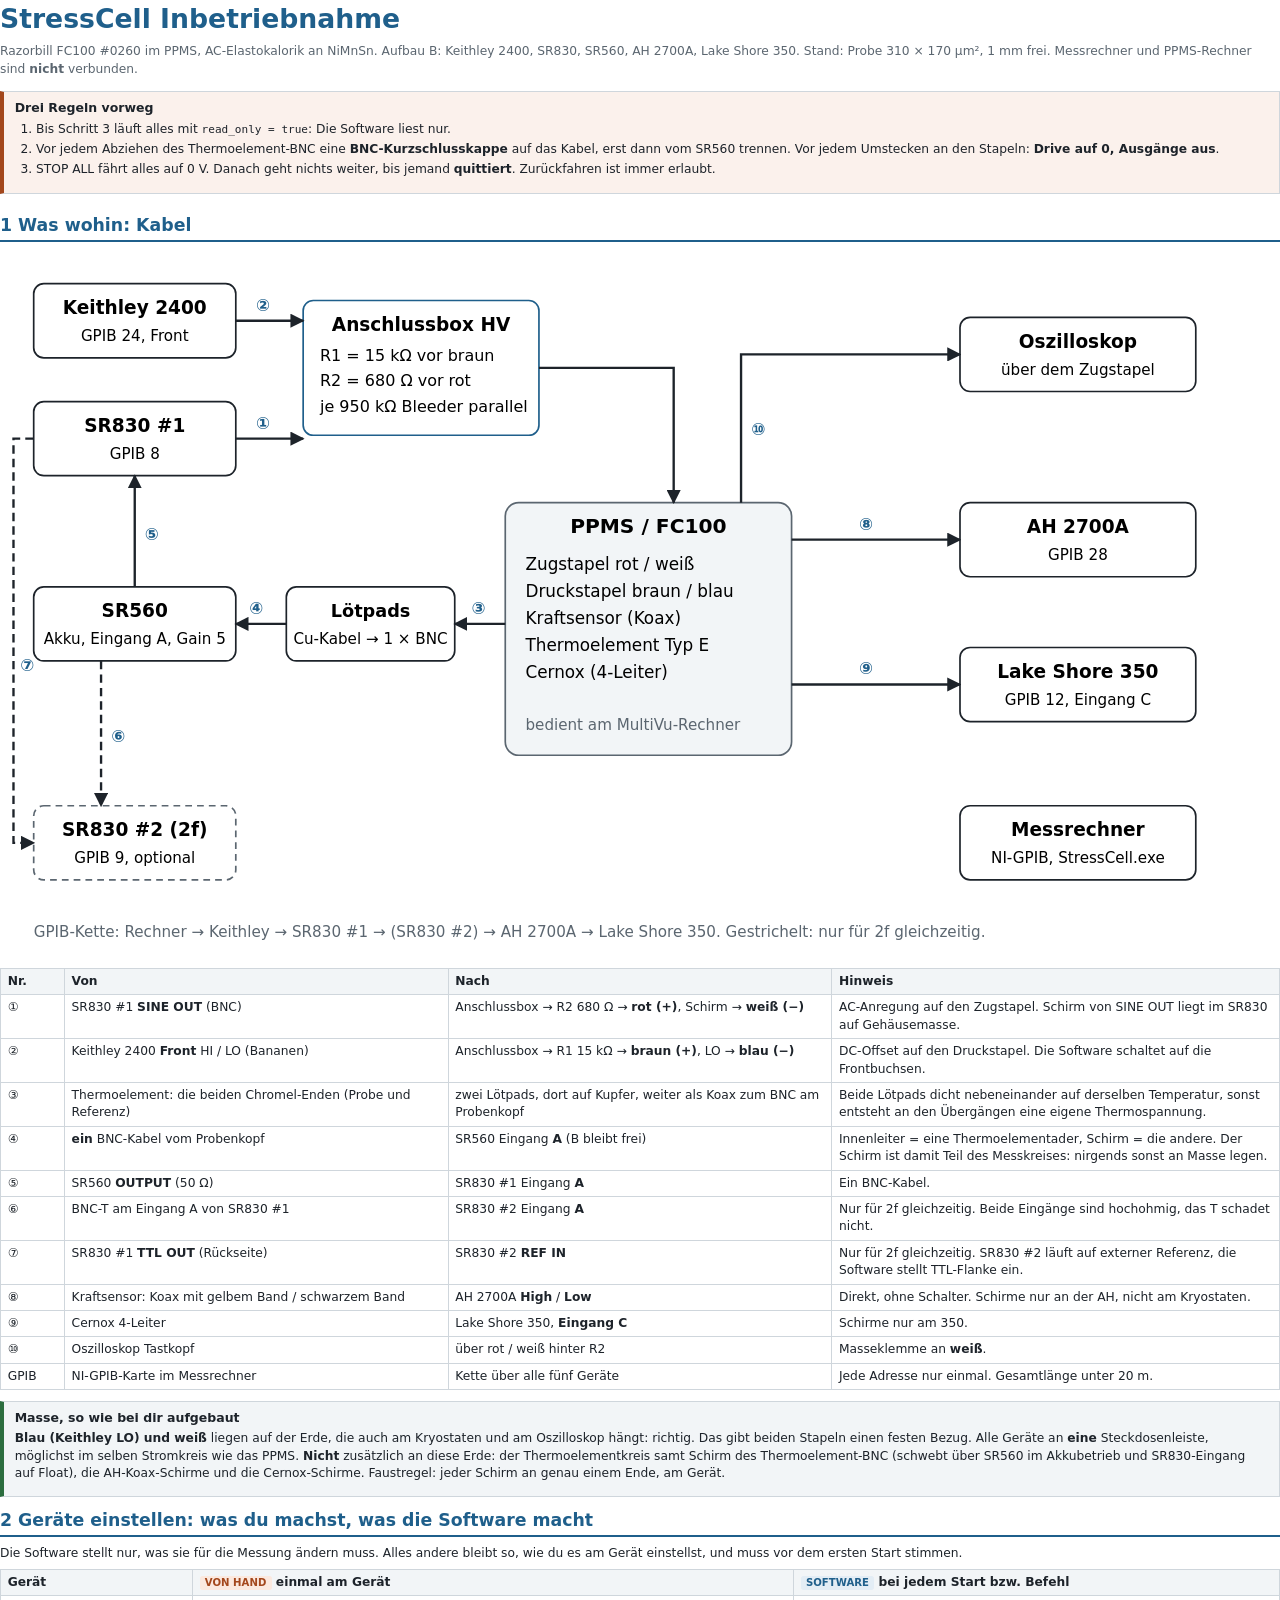
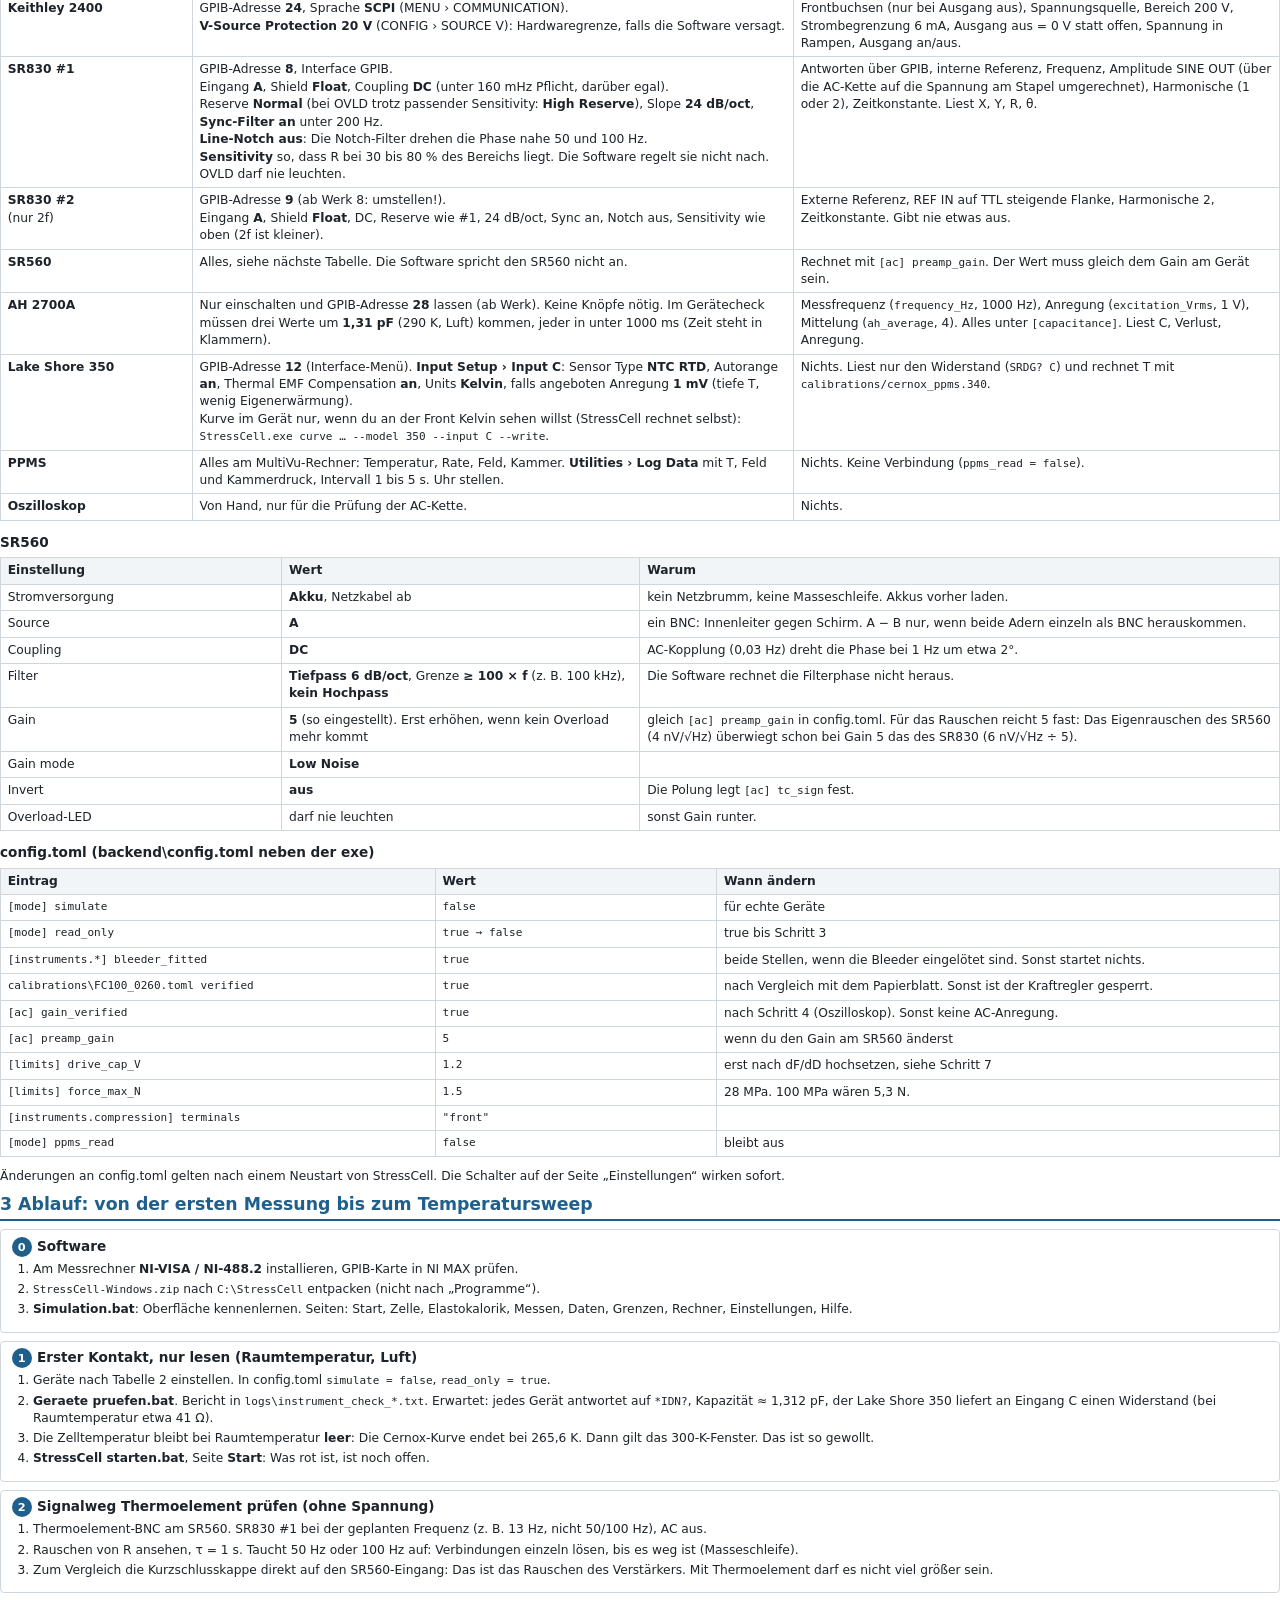
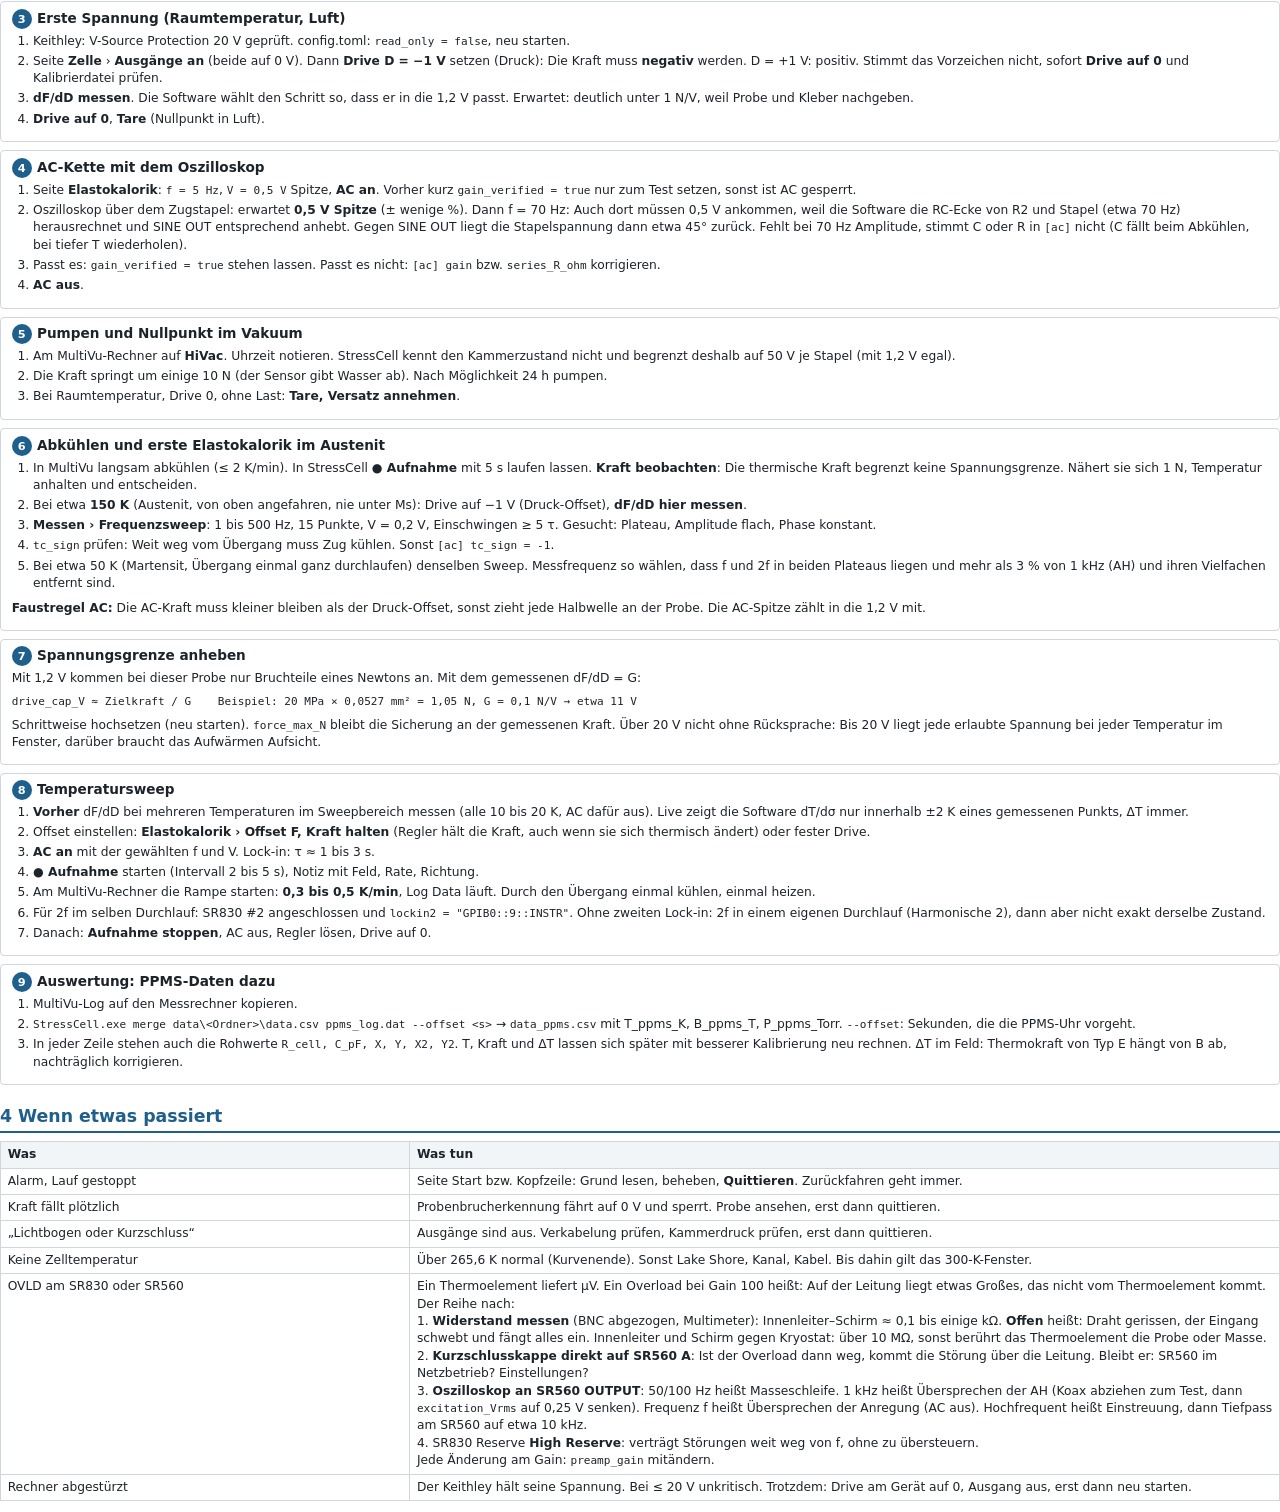
<file: docs/inbetriebnahme/inbetriebnahme.html>
<!doctype html>
<html lang="de">
<head>
<meta charset="utf-8">
<title>StressCell Inbetriebnahme</title>
<style>
  @page { size: A4; margin: 15mm 14mm 16mm 14mm; }
  :root { --ink: #1d232a; --mute: #5b6670; --line: #cfd6dc; --soft: #f2f5f7; --accent: #1f5f8b; --warn: #a3471c; --ok: #2c6e3f; }
  * { box-sizing: border-box; }
  body { font-family: "Inter", "DejaVu Sans", Arial, sans-serif; color: var(--ink); font-size: 9.2pt; line-height: 1.42; margin: 0; background: #fff; }
  h1 { font-size: 20pt; margin: 0 0 4pt; color: var(--accent); }
  h2 { font-size: 13pt; color: var(--accent); border-bottom: 1.5pt solid var(--accent); padding-bottom: 2pt; margin: 14pt 0 6pt; break-after: avoid; }
  h2.page { break-before: page; margin-top: 0; }
  h3 { font-size: 10.2pt; margin: 9pt 0 3pt; break-after: avoid; }
  p { margin: 3pt 0 5pt; }
  .sub { color: var(--mute); margin-bottom: 10pt; }
  table { width: 100%; border-collapse: collapse; margin: 4pt 0 8pt; break-inside: auto; }
  th, td { border: 0.6pt solid var(--line); padding: 3pt 5pt; vertical-align: top; text-align: left; }
  th { background: var(--soft); font-weight: 600; }
  tr { break-inside: avoid; }
  .mono, code { font-family: "JetBrains Mono", "DejaVu Sans Mono", monospace; font-size: 8.3pt; }
  .box { border: 0.8pt solid var(--line); border-left: 3pt solid var(--accent); background: var(--soft); padding: 5pt 8pt; margin: 6pt 0 8pt; break-inside: avoid; }
  .warn { border-left-color: var(--warn); background: #fbf1ec; }
  .ok { border-left-color: var(--ok); }
  .box h4 { margin: 0 0 2pt; font-size: 9.4pt; }
  ol.steps { padding-left: 16pt; margin: 3pt 0 6pt; }
  ol.steps li { margin: 2pt 0; }
  .step { border: 0.8pt solid var(--line); border-radius: 3pt; padding: 5pt 8pt 4pt; margin: 6pt 0; break-inside: avoid; }
  .step h3 { margin-top: 0; }
  .num { display: inline-block; background: var(--accent); color: #fff; border-radius: 50%; width: 15pt; height: 15pt; text-align: center; line-height: 15pt; font-size: 8.5pt; margin-right: 4pt; }
  .tick { font-family: "DejaVu Sans", sans-serif; }
  .cols { display: grid; grid-template-columns: 1fr 1fr; gap: 10pt; }
  .tag { display: inline-block; font-size: 7.6pt; padding: 0 4pt; border-radius: 2pt; background: #e3edf5; color: var(--accent); font-weight: 600; }
  .tag.hand { background: #fbe9df; color: var(--warn); }
  svg { width: 100%; height: auto; }
  svg text { font-family: "Inter", "DejaVu Sans", Arial, sans-serif; }
</style>
</head>
<body>

<h1>StressCell Inbetriebnahme</h1>
<p class="sub">Razorbill FC100 #0260 im PPMS, AC-Elastokalorik an NiMnSn. Aufbau B: Keithley 2400, SR830, SR560, AH 2700A,
Lake Shore 350. Stand: Probe 310 × 170 µm², 1 mm frei. Messrechner und PPMS-Rechner sind <b>nicht</b> verbunden.</p>

<div class="box warn">
  <h4>Drei Regeln vorweg</h4>
  <ol class="steps">
    <li>Bis Schritt 3 läuft alles mit <span class="mono">read_only = true</span>: Die Software liest nur.</li>
    <li>Vor jedem Abziehen des Thermoelement-BNC eine <b>BNC-Kurzschlusskappe</b> auf das Kabel, erst dann vom SR560 trennen. Vor jedem Umstecken an den Stapeln: <b>Drive auf 0, Ausgänge aus</b>.</li>
    <li>STOP ALL fährt alles auf 0 V. Danach geht nichts weiter, bis jemand <b>quittiert</b>. Zurückfahren ist immer erlaubt.</li>
  </ol>
</div>

<h2>1 Was wohin: Kabel</h2>

<svg viewBox="0 0 760 420" xmlns="http://www.w3.org/2000/svg" role="img" aria-label="Verkabelung">
  <defs><marker id="a" viewBox="0 0 10 10" refX="9" refY="5" markerWidth="6" markerHeight="6" orient="auto-start-reverse"><path d="M0 0L10 5L0 10z" fill="#1d232a"/></marker></defs>
  <rect x="300" y="150" width="170" height="150" rx="8" fill="#f2f5f7" stroke="#5b6670"/>
  <text x="385" y="168" text-anchor="middle" font-size="12" font-weight="700">PPMS / FC100</text>
  <text x="312" y="190" font-size="10">Zugstapel rot / weiß</text>
  <text x="312" y="206" font-size="10">Druckstapel braun / blau</text>
  <text x="312" y="222" font-size="10">Kraftsensor (Koax)</text>
  <text x="312" y="238" font-size="10">Thermoelement Typ E</text>
  <text x="312" y="254" font-size="10">Cernox (4-Leiter)</text>
  <text x="312" y="285" font-size="9" fill="#5b6670">bedient am MultiVu-Rechner</text>
  <rect x="180" y="30" width="140" height="80" rx="6" fill="#fff" stroke="#1f5f8b"/>
  <text x="250" y="48" text-anchor="middle" font-size="11" font-weight="700">Anschlussbox HV</text>
  <text x="190" y="66" font-size="9.5">R1 = 15 kΩ vor braun</text>
  <text x="190" y="81" font-size="9.5">R2 = 680 Ω vor rot</text>
  <text x="190" y="96" font-size="9.5">je 950 kΩ Bleeder parallel</text>
  <rect x="20" y="20" width="120" height="44" rx="6" fill="#fff" stroke="#1d232a"/><text x="80" y="38" text-anchor="middle" font-size="11" font-weight="700">Keithley 2400</text><text x="80" y="54" text-anchor="middle" font-size="9">GPIB 24, Front</text>
  <rect x="20" y="90" width="120" height="44" rx="6" fill="#fff" stroke="#1d232a"/><text x="80" y="108" text-anchor="middle" font-size="11" font-weight="700">SR830 #1</text><text x="80" y="124" text-anchor="middle" font-size="9">GPIB 8</text>
  <rect x="20" y="200" width="120" height="44" rx="6" fill="#fff" stroke="#1d232a"/><text x="80" y="218" text-anchor="middle" font-size="11" font-weight="700">SR560</text><text x="80" y="234" text-anchor="middle" font-size="9">Akku, Eingang A, Gain 5</text>
  <rect x="170" y="200" width="100" height="44" rx="6" fill="#fff" stroke="#1d232a"/><text x="220" y="218" text-anchor="middle" font-size="10.5" font-weight="700">Lötpads</text><text x="220" y="234" text-anchor="middle" font-size="9">Cu-Kabel → 1 × BNC</text>
  <rect x="20" y="330" width="120" height="44" rx="6" fill="#fff" stroke="#5b6670" stroke-dasharray="4 3"/><text x="80" y="348" text-anchor="middle" font-size="11" font-weight="700">SR830 #2 (2f)</text><text x="80" y="364" text-anchor="middle" font-size="9">GPIB 9, optional</text>
  <rect x="570" y="40" width="140" height="44" rx="6" fill="#fff" stroke="#1d232a"/><text x="640" y="58" text-anchor="middle" font-size="11" font-weight="700">Oszilloskop</text><text x="640" y="74" text-anchor="middle" font-size="9">über dem Zugstapel</text>
  <rect x="570" y="150" width="140" height="44" rx="6" fill="#fff" stroke="#1d232a"/><text x="640" y="168" text-anchor="middle" font-size="11" font-weight="700">AH 2700A</text><text x="640" y="184" text-anchor="middle" font-size="9">GPIB 28</text>
  <rect x="570" y="236" width="140" height="44" rx="6" fill="#fff" stroke="#1d232a"/><text x="640" y="254" text-anchor="middle" font-size="11" font-weight="700">Lake Shore 350</text><text x="640" y="270" text-anchor="middle" font-size="9">GPIB 12, Eingang C</text>
  <rect x="570" y="330" width="140" height="44" rx="6" fill="#fff" stroke="#1d232a"/><text x="640" y="348" text-anchor="middle" font-size="11" font-weight="700">Messrechner</text><text x="640" y="364" text-anchor="middle" font-size="9">NI-GPIB, StressCell.exe</text>
  <g stroke="#1d232a" stroke-width="1.4" fill="none">
    <path d="M140 42 H180" marker-end="url(#a)"/>
    <path d="M140 112 H180" marker-end="url(#a)"/>
    <path d="M320 70 H400 V150" marker-end="url(#a)"/>
    <path d="M300 222 H270" marker-end="url(#a)"/>
    <path d="M170 222 H140" marker-end="url(#a)"/>
    <path d="M80 200 V134" marker-end="url(#a)"/>
    <path d="M60 244 V330" marker-end="url(#a)" stroke-dasharray="5 3"/>
    <path d="M20 112 H8 V352 H20" marker-end="url(#a)" stroke-dasharray="5 3"/>
    <path d="M470 172 H570" marker-end="url(#a)"/>
    <path d="M470 258 H570" marker-end="url(#a)"/>
    <path d="M440 150 V62 H570" marker-end="url(#a)"/>
  </g>
  <g font-size="10" font-weight="700" fill="#1f5f8b">
    <text x="152" y="36">②</text><text x="152" y="106">①</text><text x="280" y="216">③</text><text x="148" y="216">④</text>
    <text x="86" y="172">⑤</text><text x="66" y="292">⑥</text><text x="12" y="250">⑦</text>
    <text x="510" y="166">⑧</text><text x="510" y="252">⑨</text><text x="446" y="110">⑩</text>
  </g>
  <text x="20" y="408" font-size="9" fill="#5b6670">GPIB-Kette: Rechner → Keithley → SR830 #1 → (SR830 #2) → AH 2700A → Lake Shore 350. Gestrichelt: nur für 2f gleichzeitig.</text>
</svg>

<table>
  <tr><th style="width:5%">Nr.</th><th style="width:30%">Von</th><th style="width:30%">Nach</th><th>Hinweis</th></tr>
  <tr><td>①</td><td>SR830 #1 <b>SINE OUT</b> (BNC)</td><td>Anschlussbox → R2 680 Ω → <b>rot (+)</b>, Schirm → <b>weiß (−)</b></td><td>AC-Anregung auf den Zugstapel. Schirm von SINE OUT liegt im SR830 auf Gehäusemasse.</td></tr>
  <tr><td>②</td><td>Keithley 2400 <b>Front</b> HI / LO (Bananen)</td><td>Anschlussbox → R1 15 kΩ → <b>braun (+)</b>, LO → <b>blau (−)</b></td><td>DC-Offset auf den Druckstapel. Die Software schaltet auf die Frontbuchsen.</td></tr>
  <tr><td>③</td><td>Thermoelement: die beiden Chromel-Enden (Probe und Referenz)</td><td>zwei Lötpads, dort auf Kupfer, weiter als Koax zum BNC am Probenkopf</td><td>Beide Lötpads dicht nebeneinander auf derselben Temperatur, sonst entsteht an den Übergängen eine eigene Thermospannung.</td></tr>
  <tr><td>④</td><td><b>ein</b> BNC-Kabel vom Probenkopf</td><td>SR560 Eingang <b>A</b> (B bleibt frei)</td><td>Innenleiter = eine Thermoelementader, Schirm = die andere. Der Schirm ist damit Teil des Messkreises: nirgends sonst an Masse legen.</td></tr>
  <tr><td>⑤</td><td>SR560 <b>OUTPUT</b> (50 Ω)</td><td>SR830 #1 Eingang <b>A</b></td><td>Ein BNC-Kabel.</td></tr>
  <tr><td>⑥</td><td>BNC-T am Eingang A von SR830 #1</td><td>SR830 #2 Eingang <b>A</b></td><td>Nur für 2f gleichzeitig. Beide Eingänge sind hochohmig, das T schadet nicht.</td></tr>
  <tr><td>⑦</td><td>SR830 #1 <b>TTL OUT</b> (Rückseite)</td><td>SR830 #2 <b>REF IN</b></td><td>Nur für 2f gleichzeitig. SR830 #2 läuft auf externer Referenz, die Software stellt TTL-Flanke ein.</td></tr>
  <tr><td>⑧</td><td>Kraftsensor: Koax mit gelbem Band / schwarzem Band</td><td>AH 2700A <b>High</b> / <b>Low</b></td><td>Direkt, ohne Schalter. Schirme nur an der AH, nicht am Kryostaten.</td></tr>
  <tr><td>⑨</td><td>Cernox 4-Leiter</td><td>Lake Shore 350, <b>Eingang C</b></td><td>Schirme nur am 350.</td></tr>
  <tr><td>⑩</td><td>Oszilloskop Tastkopf</td><td>über rot / weiß hinter R2</td><td>Masseklemme an <b>weiß</b>.</td></tr>
  <tr><td>GPIB</td><td>NI-GPIB-Karte im Messrechner</td><td>Kette über alle fünf Geräte</td><td>Jede Adresse nur einmal. Gesamtlänge unter 20 m.</td></tr>
</table>

<div class="box ok">
  <h4>Masse, so wie bei dir aufgebaut</h4>
  <p><b>Blau (Keithley LO) und weiß</b> liegen auf der Erde, die auch am Kryostaten und am Oszilloskop hängt: richtig. Das gibt beiden Stapeln einen
  festen Bezug. Alle Geräte an <b>eine</b> Steckdosenleiste, möglichst im selben Stromkreis wie das PPMS. <b>Nicht</b> zusätzlich an diese Erde: der
  Thermoelementkreis samt Schirm des Thermoelement-BNC (schwebt über SR560 im Akkubetrieb und SR830-Eingang auf Float), die AH-Koax-Schirme und die Cernox-Schirme.
  Faustregel: jeder Schirm an genau einem Ende, am Gerät.</p>
</div>

<h2 class="page">2 Geräte einstellen: was du machst, was die Software macht</h2>
<p>Die Software stellt nur, was sie für die Messung ändern muss. Alles andere bleibt so, wie du es am Gerät einstellst, und muss vor dem ersten Start stimmen.</p>

<table>
  <tr><th style="width:15%">Gerät</th><th style="width:47%"><span class="tag hand">VON HAND</span> einmal am Gerät</th><th><span class="tag">SOFTWARE</span> bei jedem Start bzw. Befehl</th></tr>
  <tr><td><b>Keithley 2400</b></td>
      <td>GPIB-Adresse <b>24</b>, Sprache <b>SCPI</b> (MENU › COMMUNICATION).<br><b>V-Source Protection 20 V</b> (CONFIG › SOURCE V): Hardwaregrenze, falls die Software versagt.</td>
      <td>Frontbuchsen (nur bei Ausgang aus), Spannungsquelle, Bereich 200 V, Strombegrenzung 6 mA, Ausgang aus = 0 V statt offen, Spannung in Rampen, Ausgang an/aus.</td></tr>
  <tr><td><b>SR830 #1</b></td>
      <td>GPIB-Adresse <b>8</b>, Interface GPIB.<br>Eingang <b>A</b>, Shield <b>Float</b>, Coupling <b>DC</b> (unter 160 mHz Pflicht, darüber egal).<br>
          Reserve <b>Normal</b> (bei OVLD trotz passender Sensitivity: <b>High Reserve</b>), Slope <b>24 dB/oct</b>, <b>Sync-Filter an</b> unter 200 Hz.<br><b>Line-Notch aus</b>: Die Notch-Filter drehen die Phase nahe 50 und 100 Hz.<br>
          <b>Sensitivity</b> so, dass R bei 30 bis 80 % des Bereichs liegt. Die Software regelt sie nicht nach. OVLD darf nie leuchten.</td>
      <td>Antworten über GPIB, interne Referenz, Frequenz, Amplitude SINE OUT (über die AC-Kette auf die Spannung am Stapel umgerechnet), Harmonische (1 oder 2), Zeitkonstante. Liest X, Y, R, θ.</td></tr>
  <tr><td><b>SR830 #2</b><br>(nur 2f)</td>
      <td>GPIB-Adresse <b>9</b> (ab Werk 8: umstellen!).<br>Eingang <b>A</b>, Shield <b>Float</b>, DC, Reserve wie #1, 24 dB/oct, Sync an, Notch aus, Sensitivity wie oben (2f ist kleiner).</td>
      <td>Externe Referenz, REF IN auf TTL steigende Flanke, Harmonische 2, Zeitkonstante. Gibt nie etwas aus.</td></tr>
  <tr><td><b>SR560</b></td>
      <td>Alles, siehe nächste Tabelle. Die Software spricht den SR560 nicht an.</td>
      <td>Rechnet mit <span class="mono">[ac] preamp_gain</span>. Der Wert muss gleich dem Gain am Gerät sein.</td></tr>
  <tr><td><b>AH 2700A</b></td>
      <td>Nur einschalten und GPIB-Adresse <b>28</b> lassen (ab Werk). Keine Knöpfe nötig.
          Im Gerätecheck müssen drei Werte um <b>1,31 pF</b> (290 K, Luft) kommen, jeder in unter 1000 ms (Zeit steht in Klammern).</td>
      <td>Messfrequenz (<span class="mono">frequency_Hz</span>, 1000 Hz), Anregung (<span class="mono">excitation_Vrms</span>, 1 V), Mittelung
          (<span class="mono">ah_average</span>, 4). Alles unter <span class="mono">[capacitance]</span>. Liest C, Verlust, Anregung.</td></tr>
  <tr><td><b>Lake Shore 350</b></td>
      <td>GPIB-Adresse <b>12</b> (Interface-Menü). <b>Input Setup › Input C</b>: Sensor Type <b>NTC RTD</b>, Autorange <b>an</b>, Thermal EMF Compensation <b>an</b>,
          Units <b>Kelvin</b>, falls angeboten Anregung <b>1 mV</b> (tiefe T, wenig Eigenerwärmung).<br>
          Kurve im Gerät nur, wenn du an der Front Kelvin sehen willst (StressCell rechnet selbst): <span class="mono">StressCell.exe curve … --model 350 --input C --write</span>.</td>
      <td>Nichts. Liest nur den Widerstand (<span class="mono">SRDG? C</span>) und rechnet T mit <span class="mono">calibrations/cernox_ppms.340</span>.</td></tr>
  <tr><td><b>PPMS</b></td>
      <td>Alles am MultiVu-Rechner: Temperatur, Rate, Feld, Kammer. <b>Utilities › Log Data</b> mit T, Feld und Kammerdruck, Intervall 1 bis 5 s. Uhr stellen.</td>
      <td>Nichts. Keine Verbindung (<span class="mono">ppms_read = false</span>).</td></tr>
  <tr><td><b>Oszilloskop</b></td><td>Von Hand, nur für die Prüfung der AC-Kette.</td><td>Nichts.</td></tr>
</table>

<h3>SR560</h3>
<table>
  <tr><th style="width:22%">Einstellung</th><th style="width:28%">Wert</th><th>Warum</th></tr>
  <tr><td>Stromversorgung</td><td><b>Akku</b>, Netzkabel ab</td><td>kein Netzbrumm, keine Masseschleife. Akkus vorher laden.</td></tr>
  <tr><td>Source</td><td><b>A</b></td><td>ein BNC: Innenleiter gegen Schirm. A − B nur, wenn beide Adern einzeln als BNC herauskommen.</td></tr>
  <tr><td>Coupling</td><td><b>DC</b></td><td>AC-Kopplung (0,03 Hz) dreht die Phase bei 1 Hz um etwa 2°.</td></tr>
  <tr><td>Filter</td><td><b>Tiefpass 6 dB/oct</b>, Grenze <b>≥ 100 × f</b> (z. B. 100 kHz), <b>kein Hochpass</b></td><td>Die Software rechnet die Filterphase nicht heraus.</td></tr>
  <tr><td>Gain</td><td><b>5</b> (so eingestellt). Erst erhöhen, wenn kein Overload mehr kommt</td><td>gleich <span class="mono">[ac] preamp_gain</span> in config.toml. Für das Rauschen reicht 5 fast: Das Eigenrauschen des SR560 (4 nV/√Hz) überwiegt schon bei Gain 5 das des SR830 (6 nV/√Hz ÷ 5).</td></tr>
  <tr><td>Gain mode</td><td><b>Low Noise</b></td><td></td></tr>
  <tr><td>Invert</td><td><b>aus</b></td><td>Die Polung legt <span class="mono">[ac] tc_sign</span> fest.</td></tr>
  <tr><td>Overload-LED</td><td>darf nie leuchten</td><td>sonst Gain runter.</td></tr>
</table>

<h3>config.toml (backend\config.toml neben der exe)</h3>
<table>
  <tr><th style="width:34%">Eintrag</th><th style="width:22%">Wert</th><th>Wann ändern</th></tr>
  <tr><td class="mono">[mode] simulate</td><td class="mono">false</td><td>für echte Geräte</td></tr>
  <tr><td class="mono">[mode] read_only</td><td class="mono">true → false</td><td>true bis Schritt 3</td></tr>
  <tr><td class="mono">[instruments.*] bleeder_fitted</td><td class="mono">true</td><td>beide Stellen, wenn die Bleeder eingelötet sind. Sonst startet nichts.</td></tr>
  <tr><td class="mono">calibrations\FC100_0260.toml verified</td><td class="mono">true</td><td>nach Vergleich mit dem Papierblatt. Sonst ist der Kraftregler gesperrt.</td></tr>
  <tr><td class="mono">[ac] gain_verified</td><td class="mono">true</td><td>nach Schritt 4 (Oszilloskop). Sonst keine AC-Anregung.</td></tr>
  <tr><td class="mono">[ac] preamp_gain</td><td class="mono">5</td><td>wenn du den Gain am SR560 änderst</td></tr>
  <tr><td class="mono">[limits] drive_cap_V</td><td class="mono">1.2</td><td>erst nach dF/dD hochsetzen, siehe Schritt 7</td></tr>
  <tr><td class="mono">[limits] force_max_N</td><td class="mono">1.5</td><td>28 MPa. 100 MPa wären 5,3 N.</td></tr>
  <tr><td class="mono">[instruments.compression] terminals</td><td class="mono">"front"</td><td></td></tr>
  <tr><td class="mono">[mode] ppms_read</td><td class="mono">false</td><td>bleibt aus</td></tr>
</table>
<p>Änderungen an config.toml gelten nach einem Neustart von StressCell. Die Schalter auf der Seite „Einstellungen“ wirken sofort.</p>

<h2 class="page">3 Ablauf: von der ersten Messung bis zum Temperatursweep</h2>

<div class="step"><h3><span class="num">0</span>Software</h3>
<ol class="steps">
  <li>Am Messrechner <b>NI-VISA / NI-488.2</b> installieren, GPIB-Karte in NI MAX prüfen.</li>
  <li><span class="mono">StressCell-Windows.zip</span> nach <span class="mono">C:\StressCell</span> entpacken (nicht nach „Programme“).</li>
  <li><b>Simulation.bat</b>: Oberfläche kennenlernen. Seiten: Start, Zelle, Elastokalorik, Messen, Daten, Grenzen, Rechner, Einstellungen, Hilfe.</li>
</ol></div>

<div class="step"><h3><span class="num">1</span>Erster Kontakt, nur lesen (Raumtemperatur, Luft)</h3>
<ol class="steps">
  <li>Geräte nach Tabelle 2 einstellen. In config.toml <span class="mono">simulate = false</span>, <span class="mono">read_only = true</span>.</li>
  <li><b>Geraete pruefen.bat</b>. Bericht in <span class="mono">logs\instrument_check_*.txt</span>. Erwartet: jedes Gerät antwortet auf <span class="mono">*IDN?</span>,
      Kapazität ≈ 1,312 pF, der Lake Shore 350 liefert an Eingang C einen Widerstand (bei Raumtemperatur etwa 41 Ω).</li>
  <li>Die Zelltemperatur bleibt bei Raumtemperatur <b>leer</b>: Die Cernox-Kurve endet bei 265,6 K. Dann gilt das 300-K-Fenster. Das ist so gewollt.</li>
  <li><b>StressCell starten.bat</b>, Seite <b>Start</b>: Was rot ist, ist noch offen.</li>
</ol></div>

<div class="step"><h3><span class="num">2</span>Signalweg Thermoelement prüfen (ohne Spannung)</h3>
<ol class="steps">
  <li>Thermoelement-BNC am SR560. SR830 #1 bei der geplanten Frequenz (z. B. 13 Hz, nicht 50/100 Hz), AC aus.</li>
  <li>Rauschen von R ansehen, τ = 1 s. Taucht 50 Hz oder 100 Hz auf: Verbindungen einzeln lösen, bis es weg ist (Masseschleife).</li>
  <li>Zum Vergleich die Kurzschlusskappe direkt auf den SR560-Eingang: Das ist das Rauschen des Verstärkers. Mit Thermoelement darf es nicht viel größer sein.</li>
</ol></div>

<div class="step"><h3><span class="num">3</span>Erste Spannung (Raumtemperatur, Luft)</h3>
<ol class="steps">
  <li>Keithley: V-Source Protection 20 V geprüft. config.toml: <span class="mono">read_only = false</span>, neu starten.</li>
  <li>Seite <b>Zelle</b> › <b>Ausgänge an</b> (beide auf 0 V). Dann <b>Drive D = −1 V</b> setzen (Druck): Die Kraft muss <b>negativ</b> werden.
      D = +1 V: positiv. Stimmt das Vorzeichen nicht, sofort <b>Drive auf 0</b> und Kalibrierdatei prüfen.</li>
  <li><b>dF/dD messen</b>. Die Software wählt den Schritt so, dass er in die 1,2 V passt. Erwartet: deutlich unter 1 N/V, weil Probe und Kleber nachgeben.</li>
  <li><b>Drive auf 0</b>, <b>Tare</b> (Nullpunkt in Luft).</li>
</ol></div>

<div class="step"><h3><span class="num">4</span>AC-Kette mit dem Oszilloskop</h3>
<ol class="steps">
  <li>Seite <b>Elastokalorik</b>: <span class="mono">f = 5 Hz</span>, <span class="mono">V = 0,5 V</span> Spitze, <b>AC an</b>. Vorher kurz <span class="mono">gain_verified = true</span> nur zum Test setzen, sonst ist AC gesperrt.</li>
  <li>Oszilloskop über dem Zugstapel: erwartet <b>0,5 V Spitze</b> (± wenige %). Dann f = 70 Hz: Auch dort müssen 0,5 V ankommen, weil die Software die RC-Ecke von R2 und Stapel (etwa 70 Hz) herausrechnet und SINE OUT entsprechend anhebt. Gegen SINE OUT liegt die Stapelspannung dann etwa 45° zurück. Fehlt bei 70 Hz Amplitude, stimmt C oder R in <span class="mono">[ac]</span> nicht (C fällt beim Abkühlen, bei tiefer T wiederholen).</li>
  <li>Passt es: <span class="mono">gain_verified = true</span> stehen lassen. Passt es nicht: <span class="mono">[ac] gain</span> bzw. <span class="mono">series_R_ohm</span> korrigieren.</li>
  <li><b>AC aus</b>.</li>
</ol></div>

<div class="step"><h3><span class="num">5</span>Pumpen und Nullpunkt im Vakuum</h3>
<ol class="steps">
  <li>Am MultiVu-Rechner auf <b>HiVac</b>. Uhrzeit notieren. StressCell kennt den Kammerzustand nicht und begrenzt deshalb auf 50 V je Stapel (mit 1,2 V egal).</li>
  <li>Die Kraft springt um einige 10 N (der Sensor gibt Wasser ab). Nach Möglichkeit 24 h pumpen.</li>
  <li>Bei Raumtemperatur, Drive 0, ohne Last: <b>Tare, Versatz annehmen</b>.</li>
</ol></div>

<div class="step"><h3><span class="num">6</span>Abkühlen und erste Elastokalorik im Austenit</h3>
<ol class="steps">
  <li>In MultiVu langsam abkühlen (≤ 2 K/min). In StressCell <b>● Aufnahme</b> mit 5 s laufen lassen. <b>Kraft beobachten</b>: Die thermische Kraft begrenzt keine Spannungsgrenze.
      Nähert sie sich 1 N, Temperatur anhalten und entscheiden.</li>
  <li>Bei etwa <b>150 K</b> (Austenit, von oben angefahren, nie unter Ms): Drive auf −1 V (Druck-Offset), <b>dF/dD hier messen</b>.</li>
  <li><b>Messen › Frequenzsweep</b>: 1 bis 500 Hz, 15 Punkte, V = 0,2 V, Einschwingen ≥ 5 τ. Gesucht: Plateau, Amplitude flach, Phase konstant.</li>
  <li><span class="mono">tc_sign</span> prüfen: Weit weg vom Übergang muss Zug kühlen. Sonst <span class="mono">[ac] tc_sign = -1</span>.</li>
  <li>Bei etwa 50 K (Martensit, Übergang einmal ganz durchlaufen) denselben Sweep. Messfrequenz so wählen, dass f und 2f in beiden Plateaus liegen
      und mehr als 3 % von 1 kHz (AH) und ihren Vielfachen entfernt sind.</li>
</ol>
<p><b>Faustregel AC:</b> Die AC-Kraft muss kleiner bleiben als der Druck-Offset, sonst zieht jede Halbwelle an der Probe. Die AC-Spitze zählt in die 1,2 V mit.</p></div>

<div class="step"><h3><span class="num">7</span>Spannungsgrenze anheben</h3>
<p>Mit 1,2 V kommen bei dieser Probe nur Bruchteile eines Newtons an. Mit dem gemessenen dF/dD = G:</p>
<p class="mono">drive_cap_V ≈ Zielkraft / G &nbsp;&nbsp; Beispiel: 20 MPa × 0,0527 mm² = 1,05 N, G = 0,1 N/V → etwa 11 V</p>
<p>Schrittweise hochsetzen (neu starten). <span class="mono">force_max_N</span> bleibt die Sicherung an der gemessenen Kraft. Über 20 V nicht ohne Rücksprache:
Bis 20 V liegt jede erlaubte Spannung bei jeder Temperatur im Fenster, darüber braucht das Aufwärmen Aufsicht.</p></div>

<div class="step"><h3><span class="num">8</span>Temperatursweep</h3>
<ol class="steps">
  <li><b>Vorher</b> dF/dD bei mehreren Temperaturen im Sweepbereich messen (alle 10 bis 20 K, AC dafür aus). Live zeigt die Software dT/dσ nur innerhalb ±2 K
      eines gemessenen Punkts, ΔT immer.</li>
  <li>Offset einstellen: <b>Elastokalorik › Offset F, Kraft halten</b> (Regler hält die Kraft, auch wenn sie sich thermisch ändert) oder fester Drive.</li>
  <li><b>AC an</b> mit der gewählten f und V. Lock-in: τ ≈ 1 bis 3 s.</li>
  <li><b>● Aufnahme</b> starten (Intervall 2 bis 5 s), Notiz mit Feld, Rate, Richtung.</li>
  <li>Am MultiVu-Rechner die Rampe starten: <b>0,3 bis 0,5 K/min</b>, Log Data läuft. Durch den Übergang einmal kühlen, einmal heizen.</li>
  <li>Für 2f im selben Durchlauf: SR830 #2 angeschlossen und <span class="mono">lockin2 = "GPIB0::9::INSTR"</span>. Ohne zweiten Lock-in: 2f in einem eigenen Durchlauf (Harmonische 2), dann aber nicht exakt derselbe Zustand.</li>
  <li>Danach: <b>Aufnahme stoppen</b>, AC aus, Regler lösen, Drive auf 0.</li>
</ol></div>

<div class="step"><h3><span class="num">9</span>Auswertung: PPMS-Daten dazu</h3>
<ol class="steps">
  <li>MultiVu-Log auf den Messrechner kopieren.</li>
  <li><span class="mono">StressCell.exe merge data\&lt;Ordner&gt;\data.csv ppms_log.dat --offset &lt;s&gt;</span> → <span class="mono">data_ppms.csv</span> mit T_ppms_K, B_ppms_T, P_ppms_Torr.
      <span class="mono">--offset</span>: Sekunden, die die PPMS-Uhr vorgeht.</li>
  <li>In jeder Zeile stehen auch die Rohwerte <span class="mono">R_cell, C_pF, X, Y, X2, Y2</span>. T, Kraft und ΔT lassen sich später mit besserer Kalibrierung neu rechnen.
      ΔT im Feld: Thermokraft von Typ E hängt von B ab, nachträglich korrigieren.</li>
</ol></div>

<h2>4 Wenn etwas passiert</h2>
<table>
  <tr><th style="width:32%">Was</th><th>Was tun</th></tr>
  <tr><td>Alarm, Lauf gestoppt</td><td>Seite Start bzw. Kopfzeile: Grund lesen, beheben, <b>Quittieren</b>. Zurückfahren geht immer.</td></tr>
  <tr><td>Kraft fällt plötzlich</td><td>Probenbrucherkennung fährt auf 0 V und sperrt. Probe ansehen, erst dann quittieren.</td></tr>
  <tr><td>„Lichtbogen oder Kurzschluss“</td><td>Ausgänge sind aus. Verkabelung prüfen, Kammerdruck prüfen, erst dann quittieren.</td></tr>
  <tr><td>Keine Zelltemperatur</td><td>Über 265,6 K normal (Kurvenende). Sonst Lake Shore, Kanal, Kabel. Bis dahin gilt das 300-K-Fenster.</td></tr>
  <tr><td>OVLD am SR830 oder SR560</td><td>Ein Thermoelement liefert µV. Ein Overload bei Gain 100 heißt: Auf der Leitung liegt etwas Großes, das nicht vom Thermoelement kommt. Der Reihe nach:<br>1. <b>Widerstand messen</b> (BNC abgezogen, Multimeter): Innenleiter–Schirm ≈ 0,1 bis einige kΩ. <b>Offen</b> heißt: Draht gerissen, der Eingang schwebt und fängt alles ein. Innenleiter und Schirm gegen Kryostat: über 10 MΩ, sonst berührt das Thermoelement die Probe oder Masse.<br>2. <b>Kurzschlusskappe direkt auf SR560 A</b>: Ist der Overload dann weg, kommt die Störung über die Leitung. Bleibt er: SR560 im Netzbetrieb? Einstellungen?<br>3. <b>Oszilloskop an SR560 OUTPUT</b>: 50/100 Hz heißt Masseschleife. 1 kHz heißt Übersprechen der AH (Koax abziehen zum Test, dann <span class="mono">excitation_Vrms</span> auf 0,25 V senken). Frequenz f heißt Übersprechen der Anregung (AC aus). Hochfrequent heißt Einstreuung, dann Tiefpass am SR560 auf etwa 10 kHz.<br>4. SR830 Reserve <b>High Reserve</b>: verträgt Störungen weit weg von f, ohne zu übersteuern.<br>Jede Änderung am Gain: <span class="mono">preamp_gain</span> mitändern.</td></tr>
  <tr><td>Rechner abgestürzt</td><td>Der Keithley hält seine Spannung. Bei ≤ 20 V unkritisch. Trotzdem: Drive am Gerät auf 0, Ausgang aus, erst dann neu starten.</td></tr>
</table>

</body>
</html>
</file>
